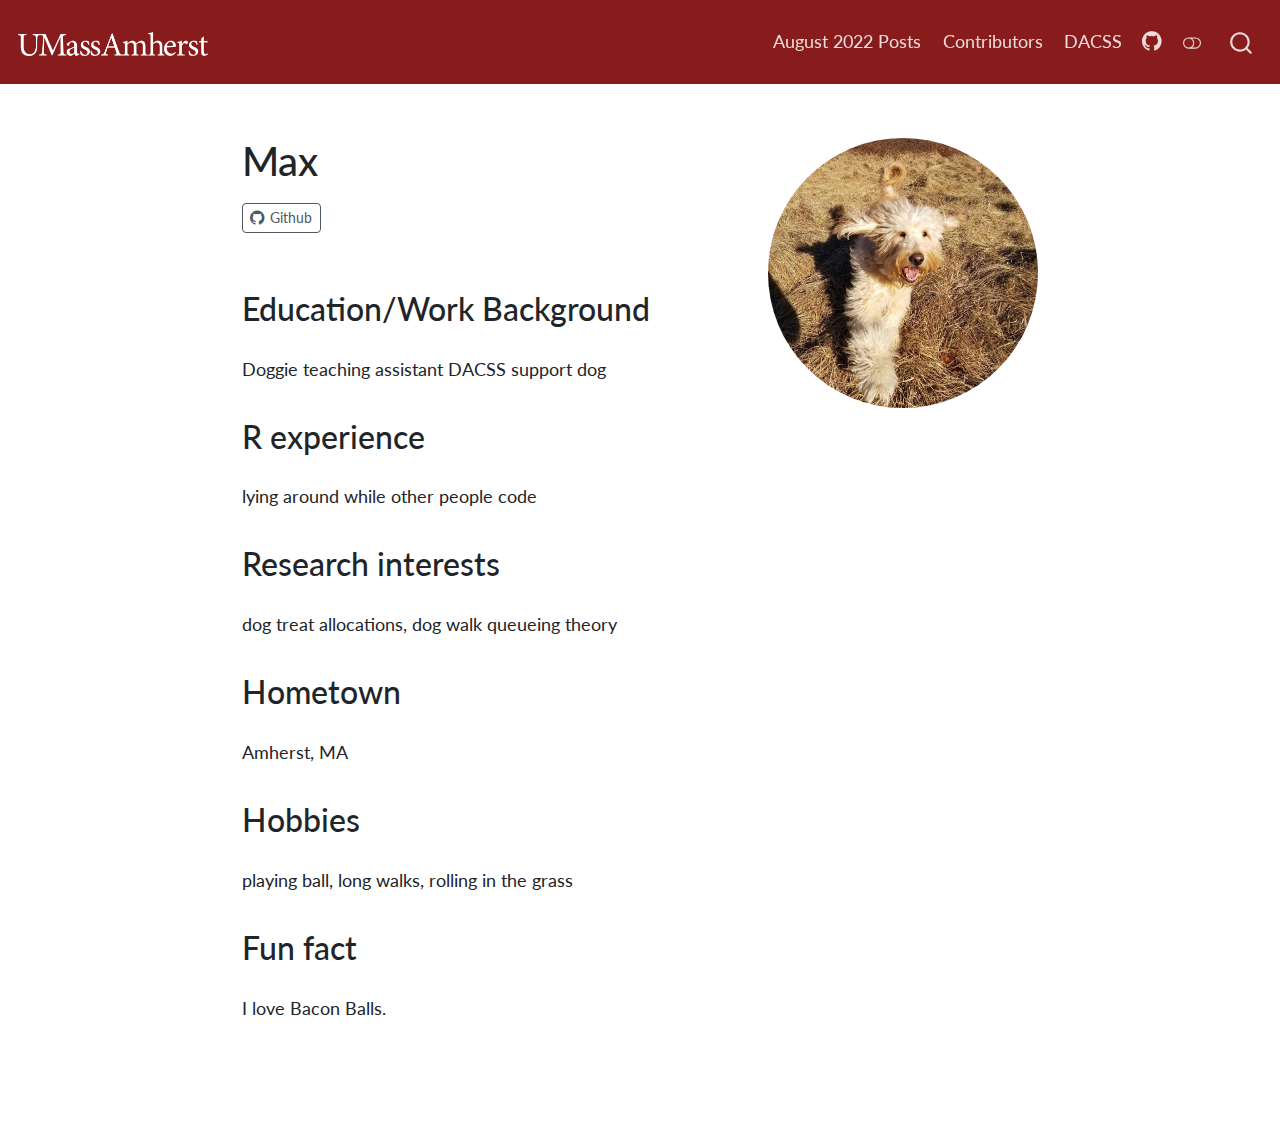
<file: about/Max.html>
<!DOCTYPE html>
<html xmlns="http://www.w3.org/1999/xhtml" lang="en" xml:lang="en"><head>

<meta charset="utf-8">
<meta name="generator" content="quarto-1.0.38">

<meta name="viewport" content="width=device-width, initial-scale=1.0, user-scalable=yes">


<title>- Max</title>
<style>
code{white-space: pre-wrap;}
span.smallcaps{font-variant: small-caps;}
span.underline{text-decoration: underline;}
div.column{display: inline-block; vertical-align: top; width: 50%;}
div.hanging-indent{margin-left: 1.5em; text-indent: -1.5em;}
ul.task-list{list-style: none;}
</style>


<script src="../site_libs/quarto-nav/quarto-nav.js"></script>
<script src="../site_libs/quarto-nav/headroom.min.js"></script>
<script src="../site_libs/clipboard/clipboard.min.js"></script>
<script src="../site_libs/quarto-search/autocomplete.umd.js"></script>
<script src="../site_libs/quarto-search/fuse.min.js"></script>
<script src="../site_libs/quarto-search/quarto-search.js"></script>
<meta name="quarto:offset" content="../">
<link href="../images/DACSS_Round_Network.png" rel="icon" type="image/png">
<script src="../site_libs/quarto-html/quarto.js"></script>
<script src="../site_libs/quarto-html/popper.min.js"></script>
<script src="../site_libs/quarto-html/tippy.umd.min.js"></script>
<link href="../site_libs/quarto-html/tippy.css" rel="stylesheet">
<link href="../site_libs/quarto-html/quarto-syntax-highlighting.css" rel="stylesheet" class="quarto-color-scheme" id="quarto-text-highlighting-styles">
<link href="../site_libs/quarto-html/quarto-syntax-highlighting-dark.css" rel="prefetch" class="quarto-color-scheme quarto-color-alternate" id="quarto-text-highlighting-styles">
<script src="../site_libs/bootstrap/bootstrap.min.js"></script>
<link href="../site_libs/bootstrap/bootstrap-icons.css" rel="stylesheet">
<link href="../site_libs/bootstrap/bootstrap.min.css" rel="stylesheet" class="quarto-color-scheme" id="quarto-bootstrap" data-mode="light">
<link href="../site_libs/bootstrap/bootstrap-dark.min.css" rel="prefetch" class="quarto-color-scheme quarto-color-alternate" id="quarto-bootstrap" data-mode="dark">
<script id="quarto-search-options" type="application/json">{
  "location": "navbar",
  "copy-button": false,
  "collapse-after": 3,
  "panel-placement": "end",
  "type": "overlay",
  "limit": 20,
  "language": {
    "search-no-results-text": "No results",
    "search-matching-documents-text": "matching documents",
    "search-copy-link-title": "Copy link to search",
    "search-hide-matches-text": "Hide additional matches",
    "search-more-match-text": "more match in this document",
    "search-more-matches-text": "more matches in this document",
    "search-clear-button-title": "Clear",
    "search-detached-cancel-button-title": "Cancel",
    "search-submit-button-title": "Submit"
  }
}</script>


<link rel="stylesheet" href="../styles.css">
<meta name="twitter:title" content="- Max">
<meta name="twitter:description" content="Doggie teaching assistant DACSS support dog">
<meta name="twitter:image" content="https://krishnachaitanyarao.github.io/dacss601_august2022/about/images/MaxRolfe.jpeg">
<meta name="twitter:creator" content="@UMassDACSS">
<meta name="twitter:card" content="summary_large_image">
</head>

<body class="nav-fixed fullcontent">

<div id="quarto-search-results"></div>
  <header id="quarto-header" class="headroom fixed-top">
    <nav class="navbar navbar-expand-lg navbar-dark ">
      <div class="navbar-container container-fluid">
      <a class="navbar-brand" href="../index.html">
    <img src="../images/UMass White Wordmark Horiz.png" alt="">
  </a>
          <button class="navbar-toggler" type="button" data-bs-toggle="collapse" data-bs-target="#navbarCollapse" aria-controls="navbarCollapse" aria-expanded="false" aria-label="Toggle navigation" onclick="if (window.quartoToggleHeadroom) { window.quartoToggleHeadroom(); }">
  <span class="navbar-toggler-icon"></span>
</button>
          <div class="collapse navbar-collapse" id="navbarCollapse">
            <ul class="navbar-nav navbar-nav-scroll ms-auto">
  <li class="nav-item">
    <a class="nav-link" href="https://dacss.github.io/dacss601_august2022/">August 2022 Posts</a>
  </li>  
  <li class="nav-item">
    <a class="nav-link" href="../about.html">Contributors</a>
  </li>  
  <li class="nav-item">
    <a class="nav-link" href="https://umass.edu/sbs/dacss">DACSS</a>
  </li>  
  <li class="nav-item compact">
    <a class="nav-link" href="https://github.com/DACSS/dacss601_august2022"><i class="bi bi-github" role="img" aria-label="GitHub">
</i> 
 </a>
  </li>  
</ul>
              <div class="quarto-toggle-container">
                  <a href="" class="quarto-color-scheme-toggle nav-link" onclick="window.quartoToggleColorScheme(); return false;" title="Toggle dark mode"><i class="bi"></i></a>
              </div>
              <div id="quarto-search" class="" title="Search"></div>
          </div> <!-- /navcollapse -->
      </div> <!-- /container-fluid -->
    </nav>
</header>
<!-- content -->
<div id="quarto-content" class="quarto-container page-columns page-rows-contents page-layout-article page-navbar">
<!-- sidebar -->
<!-- margin-sidebar -->
    
<!-- main -->
<div class="quarto-about-solana column-body">
  <div class="about-entity">
    <div class="entity-contents">
      <header id="title-block-header" class="quarto-title-block default">
<div class="quarto-title">
<h1 class="title">Max</h1>
</div>
<div class="quarto-title-meta">
  </div>
</header> <div class="about-links">
  <a href="https://github.com/DACSS" class="about-link">
    <i class="bi bi-github"></i>
     <span class="about-link-text">Github</span>
  </a>
</div>
      <div class="about-contents"><main class="content" id="quarto-document-content">
<section id="educationwork-background" class="level2">
<h2 data-anchor-id="educationwork-background">Education/Work Background</h2>
<p>Doggie teaching assistant DACSS support dog</p>
</section>
<section id="r-experience" class="level2">
<h2 data-anchor-id="r-experience">R experience</h2>
<p>lying around while other people code</p>
</section>
<section id="research-interests" class="level2">
<h2 data-anchor-id="research-interests">Research interests</h2>
<p>dog treat allocations, dog walk queueing theory</p>
</section>
<section id="hometown" class="level2">
<h2 data-anchor-id="hometown">Hometown</h2>
<p>Amherst, MA</p>
</section>
<section id="hobbies" class="level2">
<h2 data-anchor-id="hobbies">Hobbies</h2>
<p>playing ball, long walks, rolling in the grass</p>
</section>
<section id="fun-fact" class="level2">
<h2 data-anchor-id="fun-fact">Fun fact</h2>
<p>I love Bacon Balls.</p>


</section>
</main></div>
    </div>
    <img src="images/MaxRolfe.jpeg" class="about-image
  round " style="height: 15em; width: 15em;">
  </div>
</div>
 <!-- /main -->
<script id="quarto-html-after-body" type="application/javascript">
window.document.addEventListener("DOMContentLoaded", function (event) {
  const toggleBodyColorMode = (bsSheetEl) => {
    const mode = bsSheetEl.getAttribute("data-mode");
    const bodyEl = window.document.querySelector("body");
    if (mode === "dark") {
      bodyEl.classList.add("quarto-dark");
      bodyEl.classList.remove("quarto-light");
    } else {
      bodyEl.classList.add("quarto-light");
      bodyEl.classList.remove("quarto-dark");
    }
  }
  const toggleBodyColorPrimary = () => {
    const bsSheetEl = window.document.querySelector("link#quarto-bootstrap");
    if (bsSheetEl) {
      toggleBodyColorMode(bsSheetEl);
    }
  }
  toggleBodyColorPrimary();  
  const disableStylesheet = (stylesheets) => {
    for (let i=0; i < stylesheets.length; i++) {
      const stylesheet = stylesheets[i];
      stylesheet.rel = 'prefetch';
    }
  }
  const enableStylesheet = (stylesheets) => {
    for (let i=0; i < stylesheets.length; i++) {
      const stylesheet = stylesheets[i];
      stylesheet.rel = 'stylesheet';
    }
  }
  const manageTransitions = (selector, allowTransitions) => {
    const els = window.document.querySelectorAll(selector);
    for (let i=0; i < els.length; i++) {
      const el = els[i];
      if (allowTransitions) {
        el.classList.remove('notransition');
      } else {
        el.classList.add('notransition');
      }
    }
  }
  const toggleColorMode = (alternate) => {
    // Switch the stylesheets
    const alternateStylesheets = window.document.querySelectorAll('link.quarto-color-scheme.quarto-color-alternate');
    manageTransitions('#quarto-margin-sidebar .nav-link', false);
    if (alternate) {
      enableStylesheet(alternateStylesheets);
      for (const sheetNode of alternateStylesheets) {
        if (sheetNode.id === "quarto-bootstrap") {
          toggleBodyColorMode(sheetNode);
        }
      }
    } else {
      disableStylesheet(alternateStylesheets);
      toggleBodyColorPrimary();
    }
    manageTransitions('#quarto-margin-sidebar .nav-link', true);
    // Switch the toggles
    const toggles = window.document.querySelectorAll('.quarto-color-scheme-toggle');
    for (let i=0; i < toggles.length; i++) {
      const toggle = toggles[i];
      if (toggle) {
        if (alternate) {
          toggle.classList.add("alternate");     
        } else {
          toggle.classList.remove("alternate");
        }
      }
    }
  }
  const isFileUrl = () => { 
    return window.location.protocol === 'file:';
  }
  const hasAlternateSentinel = () => {  
    let styleSentinel = getColorSchemeSentinel();
    if (styleSentinel !== null) {
      return styleSentinel === "alternate";
    } else {
      return false;
    }
  }
  const setStyleSentinel = (alternate) => {
    const value = alternate ? "alternate" : "default";
    if (!isFileUrl()) {
      window.localStorage.setItem("quarto-color-scheme", value);
    } else {
      localAlternateSentinel = value;
    }
  }
  const getColorSchemeSentinel = () => {
    if (!isFileUrl()) {
      const storageValue = window.localStorage.getItem("quarto-color-scheme");
      return storageValue != null ? storageValue : localAlternateSentinel;
    } else {
      return localAlternateSentinel;
    }
  }
  let localAlternateSentinel = 'default';
  // Dark / light mode switch
  window.quartoToggleColorScheme = () => {
    // Read the current dark / light value 
    let toAlternate = !hasAlternateSentinel();
    toggleColorMode(toAlternate);
    setStyleSentinel(toAlternate);
  };
  // Ensure there is a toggle, if there isn't float one in the top right
  if (window.document.querySelector('.quarto-color-scheme-toggle') === null) {
    const a = window.document.createElement('a');
    a.classList.add('top-right');
    a.classList.add('quarto-color-scheme-toggle');
    a.href = "";
    a.onclick = function() { try { window.quartoToggleColorScheme(); } catch {} return false; };
    const i = window.document.createElement("i");
    i.classList.add('bi');
    a.appendChild(i);
    window.document.body.appendChild(a);
  }
  // Switch to dark mode if need be
  if (hasAlternateSentinel()) {
    toggleColorMode(true);
  } 
  const clipboard = new window.ClipboardJS('.code-copy-button', {
    target: function(trigger) {
      return trigger.previousElementSibling;
    }
  });
  clipboard.on('success', function(e) {
    // button target
    const button = e.trigger;
    // don't keep focus
    button.blur();
    // flash "checked"
    button.classList.add('code-copy-button-checked');
    var currentTitle = button.getAttribute("title");
    button.setAttribute("title", "Copied!");
    setTimeout(function() {
      button.setAttribute("title", currentTitle);
      button.classList.remove('code-copy-button-checked');
    }, 1000);
    // clear code selection
    e.clearSelection();
  });
  function tippyHover(el, contentFn) {
    const config = {
      allowHTML: true,
      content: contentFn,
      maxWidth: 500,
      delay: 100,
      arrow: false,
      appendTo: function(el) {
          return el.parentElement;
      },
      interactive: true,
      interactiveBorder: 10,
      theme: 'quarto',
      placement: 'bottom-start'
    };
    window.tippy(el, config); 
  }
  const noterefs = window.document.querySelectorAll('a[role="doc-noteref"]');
  for (var i=0; i<noterefs.length; i++) {
    const ref = noterefs[i];
    tippyHover(ref, function() {
      let href = ref.getAttribute('href');
      try { href = new URL(href).hash; } catch {}
      const id = href.replace(/^#\/?/, "");
      const note = window.document.getElementById(id);
      return note.innerHTML;
    });
  }
  var bibliorefs = window.document.querySelectorAll('a[role="doc-biblioref"]');
  for (var i=0; i<bibliorefs.length; i++) {
    const ref = bibliorefs[i];
    const cites = ref.parentNode.getAttribute('data-cites').split(' ');
    tippyHover(ref, function() {
      var popup = window.document.createElement('div');
      cites.forEach(function(cite) {
        var citeDiv = window.document.createElement('div');
        citeDiv.classList.add('hanging-indent');
        citeDiv.classList.add('csl-entry');
        var biblioDiv = window.document.getElementById('ref-' + cite);
        if (biblioDiv) {
          citeDiv.innerHTML = biblioDiv.innerHTML;
        }
        popup.appendChild(citeDiv);
      });
      return popup.innerHTML;
    });
  }
});
</script>
</div> <!-- /content -->



</body></html>
</file>
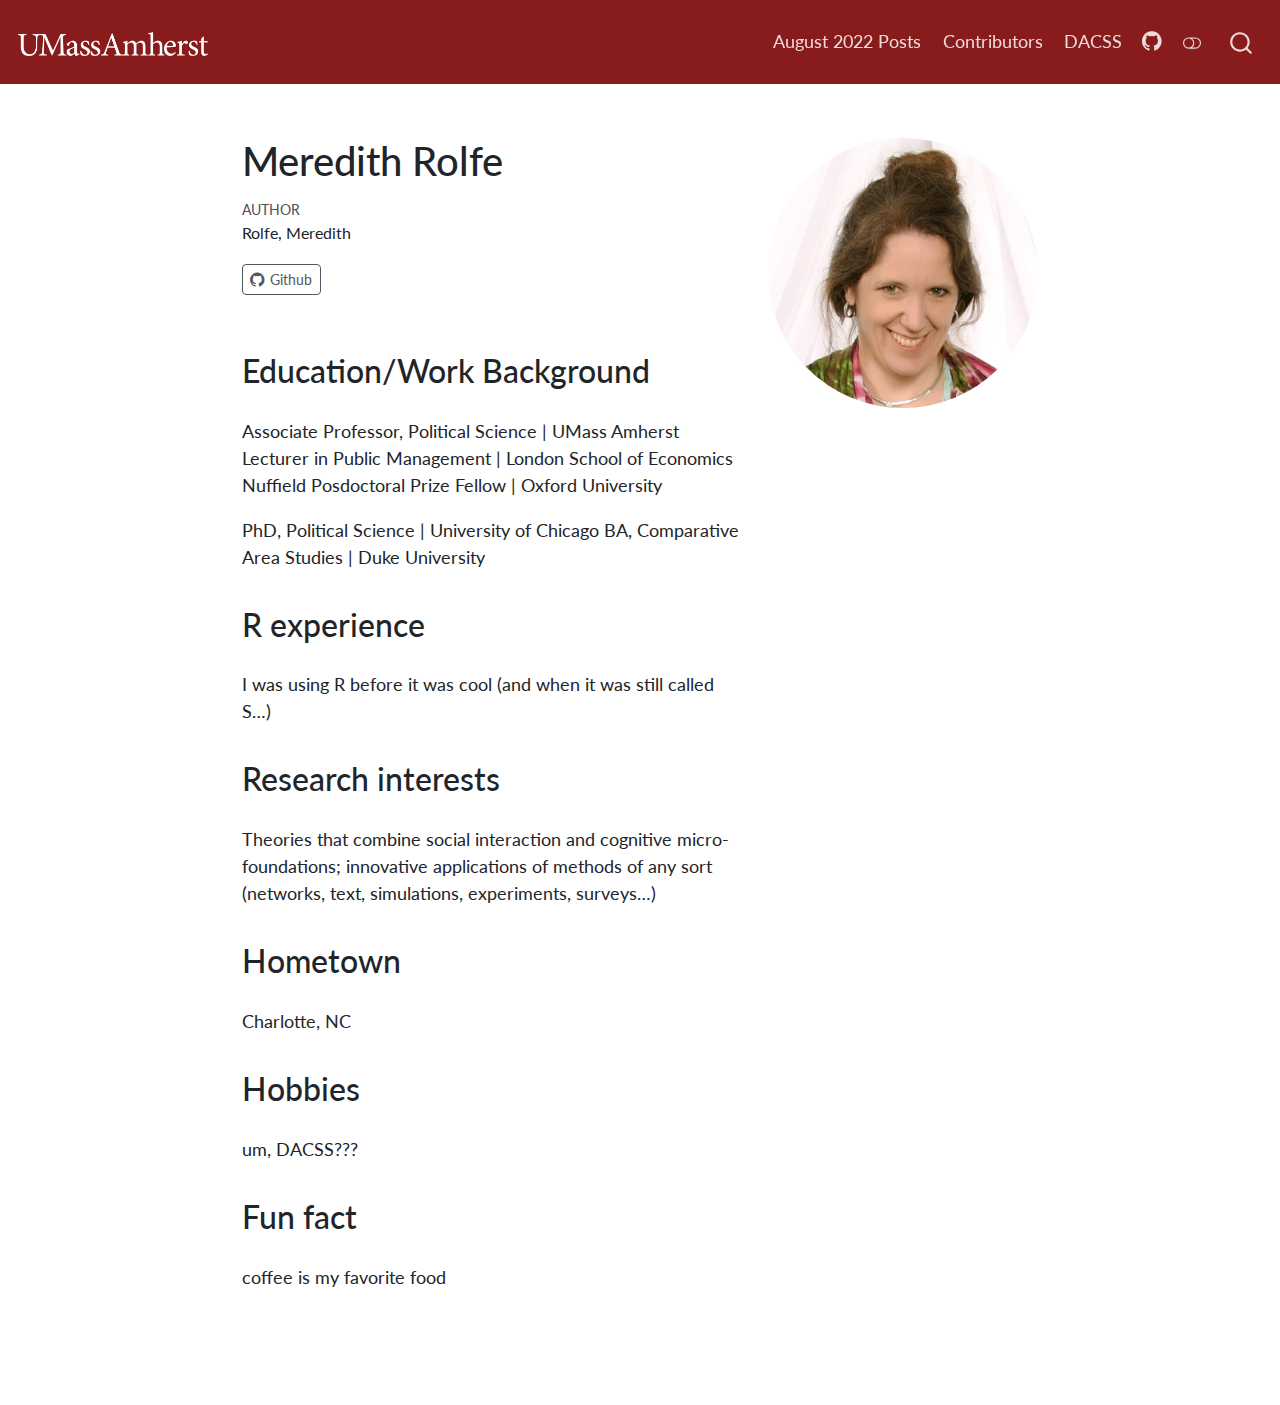
<file: about/ProfRolfe.html>
<!DOCTYPE html>
<html xmlns="http://www.w3.org/1999/xhtml" lang="en" xml:lang="en"><head>

<meta charset="utf-8">
<meta name="generator" content="quarto-1.0.38">

<meta name="viewport" content="width=device-width, initial-scale=1.0, user-scalable=yes">

<meta name="author" content="Rolfe, Meredith">

<title>- Meredith Rolfe</title>
<style>
code{white-space: pre-wrap;}
span.smallcaps{font-variant: small-caps;}
span.underline{text-decoration: underline;}
div.column{display: inline-block; vertical-align: top; width: 50%;}
div.hanging-indent{margin-left: 1.5em; text-indent: -1.5em;}
ul.task-list{list-style: none;}
</style>


<script src="../site_libs/quarto-nav/quarto-nav.js"></script>
<script src="../site_libs/quarto-nav/headroom.min.js"></script>
<script src="../site_libs/clipboard/clipboard.min.js"></script>
<script src="../site_libs/quarto-search/autocomplete.umd.js"></script>
<script src="../site_libs/quarto-search/fuse.min.js"></script>
<script src="../site_libs/quarto-search/quarto-search.js"></script>
<meta name="quarto:offset" content="../">
<link href="../images/DACSS_Round_Network.png" rel="icon" type="image/png">
<script src="../site_libs/quarto-html/quarto.js"></script>
<script src="../site_libs/quarto-html/popper.min.js"></script>
<script src="../site_libs/quarto-html/tippy.umd.min.js"></script>
<link href="../site_libs/quarto-html/tippy.css" rel="stylesheet">
<link href="../site_libs/quarto-html/quarto-syntax-highlighting.css" rel="stylesheet" class="quarto-color-scheme" id="quarto-text-highlighting-styles">
<link href="../site_libs/quarto-html/quarto-syntax-highlighting-dark.css" rel="prefetch" class="quarto-color-scheme quarto-color-alternate" id="quarto-text-highlighting-styles">
<script src="../site_libs/bootstrap/bootstrap.min.js"></script>
<link href="../site_libs/bootstrap/bootstrap-icons.css" rel="stylesheet">
<link href="../site_libs/bootstrap/bootstrap.min.css" rel="stylesheet" class="quarto-color-scheme" id="quarto-bootstrap" data-mode="light">
<link href="../site_libs/bootstrap/bootstrap-dark.min.css" rel="prefetch" class="quarto-color-scheme quarto-color-alternate" id="quarto-bootstrap" data-mode="dark">
<script id="quarto-search-options" type="application/json">{
  "location": "navbar",
  "copy-button": false,
  "collapse-after": 3,
  "panel-placement": "end",
  "type": "overlay",
  "limit": 20,
  "language": {
    "search-no-results-text": "No results",
    "search-matching-documents-text": "matching documents",
    "search-copy-link-title": "Copy link to search",
    "search-hide-matches-text": "Hide additional matches",
    "search-more-match-text": "more match in this document",
    "search-more-matches-text": "more matches in this document",
    "search-clear-button-title": "Clear",
    "search-detached-cancel-button-title": "Cancel",
    "search-submit-button-title": "Submit"
  }
}</script>


<link rel="stylesheet" href="../styles.css">
<meta name="twitter:title" content="- Meredith Rolfe">
<meta name="twitter:description" content="Associate Professor, Political Science | UMass Amherst Lecturer in Public Management | London School of Economics Nuffield Posdoctoral Prize Fellow | Oxford University">
<meta name="twitter:image" content="https://krishnachaitanyarao.github.io/dacss601_august2022/about/images/MeredithRolfe.jpeg">
<meta name="twitter:creator" content="@UMassDACSS">
<meta name="twitter:card" content="summary_large_image">
</head>

<body class="nav-fixed fullcontent">

<div id="quarto-search-results"></div>
  <header id="quarto-header" class="headroom fixed-top">
    <nav class="navbar navbar-expand-lg navbar-dark ">
      <div class="navbar-container container-fluid">
      <a class="navbar-brand" href="../index.html">
    <img src="../images/UMass White Wordmark Horiz.png" alt="">
  </a>
          <button class="navbar-toggler" type="button" data-bs-toggle="collapse" data-bs-target="#navbarCollapse" aria-controls="navbarCollapse" aria-expanded="false" aria-label="Toggle navigation" onclick="if (window.quartoToggleHeadroom) { window.quartoToggleHeadroom(); }">
  <span class="navbar-toggler-icon"></span>
</button>
          <div class="collapse navbar-collapse" id="navbarCollapse">
            <ul class="navbar-nav navbar-nav-scroll ms-auto">
  <li class="nav-item">
    <a class="nav-link" href="https://dacss.github.io/dacss601_august2022/">August 2022 Posts</a>
  </li>  
  <li class="nav-item">
    <a class="nav-link" href="../about.html">Contributors</a>
  </li>  
  <li class="nav-item">
    <a class="nav-link" href="https://umass.edu/sbs/dacss">DACSS</a>
  </li>  
  <li class="nav-item compact">
    <a class="nav-link" href="https://github.com/DACSS/dacss601_august2022"><i class="bi bi-github" role="img" aria-label="GitHub">
</i> 
 </a>
  </li>  
</ul>
              <div class="quarto-toggle-container">
                  <a href="" class="quarto-color-scheme-toggle nav-link" onclick="window.quartoToggleColorScheme(); return false;" title="Toggle dark mode"><i class="bi"></i></a>
              </div>
              <div id="quarto-search" class="" title="Search"></div>
          </div> <!-- /navcollapse -->
      </div> <!-- /container-fluid -->
    </nav>
</header>
<!-- content -->
<div id="quarto-content" class="quarto-container page-columns page-rows-contents page-layout-article page-navbar">
<!-- sidebar -->
<!-- margin-sidebar -->
    
<!-- main -->
<div class="quarto-about-solana column-body">
  <div class="about-entity">
    <div class="entity-contents">
      <header id="title-block-header" class="quarto-title-block default">
<div class="quarto-title">
<h1 class="title">Meredith Rolfe</h1>
</div>
<div class="quarto-title-meta">
    <div>
    <div class="quarto-title-meta-heading">Author</div>
    <div class="quarto-title-meta-contents">
             <p>Rolfe, Meredith </p>
          </div>
  </div>
  </div>
</header> <div class="about-links">
  <a href="https://github.com/mrolfe" class="about-link">
    <i class="bi bi-github"></i>
     <span class="about-link-text">Github</span>
  </a>
</div>
      <div class="about-contents"><main class="content" id="quarto-document-content">
<section id="educationwork-background" class="level2">
<h2 data-anchor-id="educationwork-background">Education/Work Background</h2>
<p>Associate Professor, Political Science | UMass Amherst Lecturer in Public Management | London School of Economics Nuffield Posdoctoral Prize Fellow | Oxford University</p>
<p>PhD, Political Science | University of Chicago BA, Comparative Area Studies | Duke University</p>
</section>
<section id="r-experience" class="level2">
<h2 data-anchor-id="r-experience">R experience</h2>
<p>I was using R before it was cool (and when it was still called S…)</p>
</section>
<section id="research-interests" class="level2">
<h2 data-anchor-id="research-interests">Research interests</h2>
<p>Theories that combine social interaction and cognitive micro-foundations; innovative applications of methods of any sort (networks, text, simulations, experiments, surveys…)</p>
</section>
<section id="hometown" class="level2">
<h2 data-anchor-id="hometown">Hometown</h2>
<p>Charlotte, NC</p>
</section>
<section id="hobbies" class="level2">
<h2 data-anchor-id="hobbies">Hobbies</h2>
<p>um, DACSS???</p>
</section>
<section id="fun-fact" class="level2">
<h2 data-anchor-id="fun-fact">Fun fact</h2>
<p>coffee is my favorite food</p>


</section>
</main></div>
    </div>
    <img src="images/MeredithRolfe.jpeg" class="about-image
  round " style="height: 15em; width: 15em;">
  </div>
</div>
 <!-- /main -->
<script id="quarto-html-after-body" type="application/javascript">
window.document.addEventListener("DOMContentLoaded", function (event) {
  const toggleBodyColorMode = (bsSheetEl) => {
    const mode = bsSheetEl.getAttribute("data-mode");
    const bodyEl = window.document.querySelector("body");
    if (mode === "dark") {
      bodyEl.classList.add("quarto-dark");
      bodyEl.classList.remove("quarto-light");
    } else {
      bodyEl.classList.add("quarto-light");
      bodyEl.classList.remove("quarto-dark");
    }
  }
  const toggleBodyColorPrimary = () => {
    const bsSheetEl = window.document.querySelector("link#quarto-bootstrap");
    if (bsSheetEl) {
      toggleBodyColorMode(bsSheetEl);
    }
  }
  toggleBodyColorPrimary();  
  const disableStylesheet = (stylesheets) => {
    for (let i=0; i < stylesheets.length; i++) {
      const stylesheet = stylesheets[i];
      stylesheet.rel = 'prefetch';
    }
  }
  const enableStylesheet = (stylesheets) => {
    for (let i=0; i < stylesheets.length; i++) {
      const stylesheet = stylesheets[i];
      stylesheet.rel = 'stylesheet';
    }
  }
  const manageTransitions = (selector, allowTransitions) => {
    const els = window.document.querySelectorAll(selector);
    for (let i=0; i < els.length; i++) {
      const el = els[i];
      if (allowTransitions) {
        el.classList.remove('notransition');
      } else {
        el.classList.add('notransition');
      }
    }
  }
  const toggleColorMode = (alternate) => {
    // Switch the stylesheets
    const alternateStylesheets = window.document.querySelectorAll('link.quarto-color-scheme.quarto-color-alternate');
    manageTransitions('#quarto-margin-sidebar .nav-link', false);
    if (alternate) {
      enableStylesheet(alternateStylesheets);
      for (const sheetNode of alternateStylesheets) {
        if (sheetNode.id === "quarto-bootstrap") {
          toggleBodyColorMode(sheetNode);
        }
      }
    } else {
      disableStylesheet(alternateStylesheets);
      toggleBodyColorPrimary();
    }
    manageTransitions('#quarto-margin-sidebar .nav-link', true);
    // Switch the toggles
    const toggles = window.document.querySelectorAll('.quarto-color-scheme-toggle');
    for (let i=0; i < toggles.length; i++) {
      const toggle = toggles[i];
      if (toggle) {
        if (alternate) {
          toggle.classList.add("alternate");     
        } else {
          toggle.classList.remove("alternate");
        }
      }
    }
  }
  const isFileUrl = () => { 
    return window.location.protocol === 'file:';
  }
  const hasAlternateSentinel = () => {  
    let styleSentinel = getColorSchemeSentinel();
    if (styleSentinel !== null) {
      return styleSentinel === "alternate";
    } else {
      return false;
    }
  }
  const setStyleSentinel = (alternate) => {
    const value = alternate ? "alternate" : "default";
    if (!isFileUrl()) {
      window.localStorage.setItem("quarto-color-scheme", value);
    } else {
      localAlternateSentinel = value;
    }
  }
  const getColorSchemeSentinel = () => {
    if (!isFileUrl()) {
      const storageValue = window.localStorage.getItem("quarto-color-scheme");
      return storageValue != null ? storageValue : localAlternateSentinel;
    } else {
      return localAlternateSentinel;
    }
  }
  let localAlternateSentinel = 'default';
  // Dark / light mode switch
  window.quartoToggleColorScheme = () => {
    // Read the current dark / light value 
    let toAlternate = !hasAlternateSentinel();
    toggleColorMode(toAlternate);
    setStyleSentinel(toAlternate);
  };
  // Ensure there is a toggle, if there isn't float one in the top right
  if (window.document.querySelector('.quarto-color-scheme-toggle') === null) {
    const a = window.document.createElement('a');
    a.classList.add('top-right');
    a.classList.add('quarto-color-scheme-toggle');
    a.href = "";
    a.onclick = function() { try { window.quartoToggleColorScheme(); } catch {} return false; };
    const i = window.document.createElement("i");
    i.classList.add('bi');
    a.appendChild(i);
    window.document.body.appendChild(a);
  }
  // Switch to dark mode if need be
  if (hasAlternateSentinel()) {
    toggleColorMode(true);
  } 
  const clipboard = new window.ClipboardJS('.code-copy-button', {
    target: function(trigger) {
      return trigger.previousElementSibling;
    }
  });
  clipboard.on('success', function(e) {
    // button target
    const button = e.trigger;
    // don't keep focus
    button.blur();
    // flash "checked"
    button.classList.add('code-copy-button-checked');
    var currentTitle = button.getAttribute("title");
    button.setAttribute("title", "Copied!");
    setTimeout(function() {
      button.setAttribute("title", currentTitle);
      button.classList.remove('code-copy-button-checked');
    }, 1000);
    // clear code selection
    e.clearSelection();
  });
  function tippyHover(el, contentFn) {
    const config = {
      allowHTML: true,
      content: contentFn,
      maxWidth: 500,
      delay: 100,
      arrow: false,
      appendTo: function(el) {
          return el.parentElement;
      },
      interactive: true,
      interactiveBorder: 10,
      theme: 'quarto',
      placement: 'bottom-start'
    };
    window.tippy(el, config); 
  }
  const noterefs = window.document.querySelectorAll('a[role="doc-noteref"]');
  for (var i=0; i<noterefs.length; i++) {
    const ref = noterefs[i];
    tippyHover(ref, function() {
      let href = ref.getAttribute('href');
      try { href = new URL(href).hash; } catch {}
      const id = href.replace(/^#\/?/, "");
      const note = window.document.getElementById(id);
      return note.innerHTML;
    });
  }
  var bibliorefs = window.document.querySelectorAll('a[role="doc-biblioref"]');
  for (var i=0; i<bibliorefs.length; i++) {
    const ref = bibliorefs[i];
    const cites = ref.parentNode.getAttribute('data-cites').split(' ');
    tippyHover(ref, function() {
      var popup = window.document.createElement('div');
      cites.forEach(function(cite) {
        var citeDiv = window.document.createElement('div');
        citeDiv.classList.add('hanging-indent');
        citeDiv.classList.add('csl-entry');
        var biblioDiv = window.document.getElementById('ref-' + cite);
        if (biblioDiv) {
          citeDiv.innerHTML = biblioDiv.innerHTML;
        }
        popup.appendChild(citeDiv);
      });
      return popup.innerHTML;
    });
  }
});
</script>
</div> <!-- /content -->



</body></html>
</file>
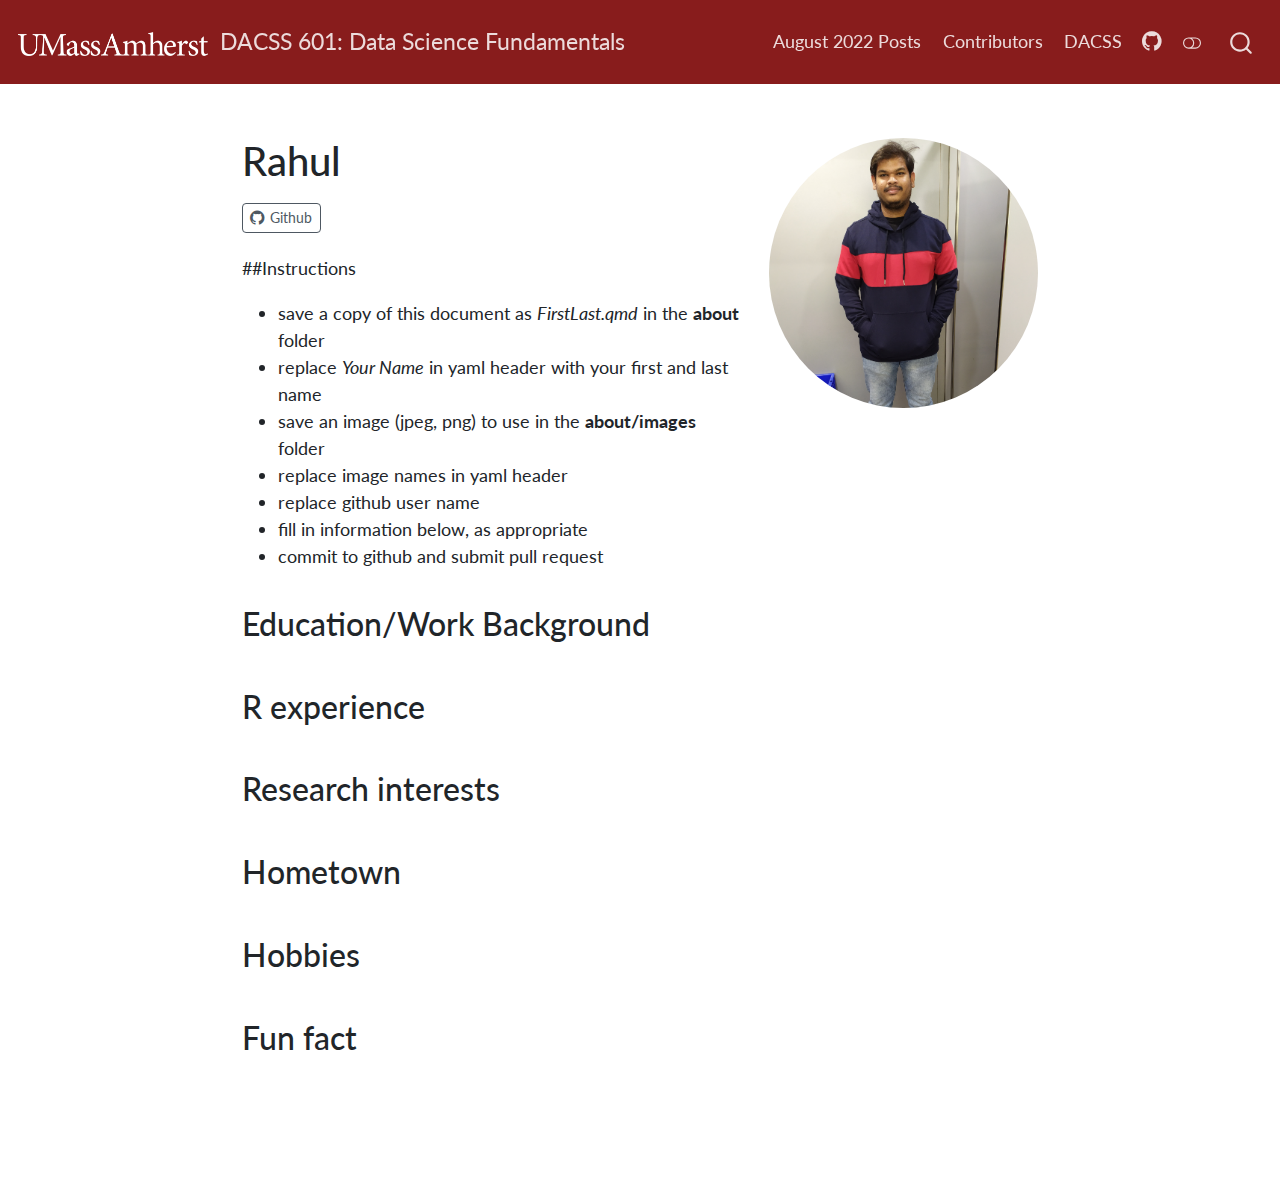
<file: about/rahul.html>
<!DOCTYPE html>
<html xmlns="http://www.w3.org/1999/xhtml" lang="en" xml:lang="en"><head>

<meta charset="utf-8">
<meta name="generator" content="quarto-1.0.37">

<meta name="viewport" content="width=device-width, initial-scale=1.0, user-scalable=yes">


<title>DACSS 601: Data Science Fundamentals - Rahul</title>
<style>
code{white-space: pre-wrap;}
span.smallcaps{font-variant: small-caps;}
span.underline{text-decoration: underline;}
div.column{display: inline-block; vertical-align: top; width: 50%;}
div.hanging-indent{margin-left: 1.5em; text-indent: -1.5em;}
ul.task-list{list-style: none;}
</style>


<script src="../site_libs/quarto-nav/quarto-nav.js"></script>
<script src="../site_libs/quarto-nav/headroom.min.js"></script>
<script src="../site_libs/clipboard/clipboard.min.js"></script>
<script src="../site_libs/quarto-search/autocomplete.umd.js"></script>
<script src="../site_libs/quarto-search/fuse.min.js"></script>
<script src="../site_libs/quarto-search/quarto-search.js"></script>
<meta name="quarto:offset" content="../">
<link href="../images/DACSS_Round_Network.png" rel="icon" type="image/png">
<script src="../site_libs/quarto-html/quarto.js"></script>
<script src="../site_libs/quarto-html/popper.min.js"></script>
<script src="../site_libs/quarto-html/tippy.umd.min.js"></script>
<link href="../site_libs/quarto-html/tippy.css" rel="stylesheet">
<link href="../site_libs/quarto-html/quarto-syntax-highlighting.css" rel="stylesheet" class="quarto-color-scheme" id="quarto-text-highlighting-styles">
<link href="../site_libs/quarto-html/quarto-syntax-highlighting-dark.css" rel="prefetch" class="quarto-color-scheme quarto-color-alternate" id="quarto-text-highlighting-styles">
<script src="../site_libs/bootstrap/bootstrap.min.js"></script>
<link href="../site_libs/bootstrap/bootstrap-icons.css" rel="stylesheet">
<link href="../site_libs/bootstrap/bootstrap.min.css" rel="stylesheet" class="quarto-color-scheme" id="quarto-bootstrap" data-mode="light">
<link href="../site_libs/bootstrap/bootstrap-dark.min.css" rel="prefetch" class="quarto-color-scheme quarto-color-alternate" id="quarto-bootstrap" data-mode="dark">
<script id="quarto-search-options" type="application/json">{
  "location": "navbar",
  "copy-button": false,
  "collapse-after": 3,
  "panel-placement": "end",
  "type": "overlay",
  "limit": 20,
  "language": {
    "search-no-results-text": "No results",
    "search-matching-documents-text": "matching documents",
    "search-copy-link-title": "Copy link to search",
    "search-hide-matches-text": "Hide additional matches",
    "search-more-match-text": "more match in this document",
    "search-more-matches-text": "more matches in this document",
    "search-clear-button-title": "Clear",
    "search-detached-cancel-button-title": "Cancel",
    "search-submit-button-title": "Submit"
  }
}</script>


<link rel="stylesheet" href="../styles.css">
<meta name="twitter:title" content="DACSS 601: Data Science Fundamentals - Rahul">
<meta name="twitter:description" content="##Instructions">
<meta name="twitter:image" content="https://github.com/DACSS/dacss601_august2022/about\images\rahul.jpg">
<meta name="twitter:creator" content="@UMassDACSS">
<meta name="twitter:card" content="summary_large_image">
</head>

<body class="nav-fixed fullcontent">

<div id="quarto-search-results"></div>
  <header id="quarto-header" class="headroom fixed-top">
    <nav class="navbar navbar-expand-lg navbar-dark ">
      <div class="navbar-container container-fluid">
      <a class="navbar-brand" href="../index.html">
    <img src="../images/UMass White Wordmark Horiz.png" alt="">
    <span class="navbar-title">DACSS 601: Data Science Fundamentals</span>
  </a>
          <button class="navbar-toggler" type="button" data-bs-toggle="collapse" data-bs-target="#navbarCollapse" aria-controls="navbarCollapse" aria-expanded="false" aria-label="Toggle navigation" onclick="if (window.quartoToggleHeadroom) { window.quartoToggleHeadroom(); }">
  <span class="navbar-toggler-icon"></span>
</button>
          <div class="collapse navbar-collapse" id="navbarCollapse">
            <ul class="navbar-nav navbar-nav-scroll ms-auto">
  <li class="nav-item">
    <a class="nav-link" href="https://dacss.github.io/dacss601_august2022/">August 2022 Posts</a>
  </li>  
  <li class="nav-item">
    <a class="nav-link" href="../about.html">Contributors</a>
  </li>  
  <li class="nav-item">
    <a class="nav-link" href="https://umass.edu/sbs/dacss">DACSS</a>
  </li>  
  <li class="nav-item compact">
    <a class="nav-link" href="https://github.com/DACSS/dacss601_august2022"><i class="bi bi-github" role="img" aria-label="GitHub">
</i> 
 </a>
  </li>  
</ul>
              <div class="quarto-toggle-container">
                  <a href="" class="quarto-color-scheme-toggle nav-link" onclick="window.quartoToggleColorScheme(); return false;" title="Toggle dark mode"><i class="bi"></i></a>
              </div>
              <div id="quarto-search" class="" title="Search"></div>
          </div> <!-- /navcollapse -->
      </div> <!-- /container-fluid -->
    </nav>
</header>
<!-- content -->
<div id="quarto-content" class="quarto-container page-columns page-rows-contents page-layout-article page-navbar">
<!-- sidebar -->
<!-- margin-sidebar -->
    
<!-- main -->
<div class="quarto-about-solana column-body">
  <div class="about-entity">
    <div class="entity-contents">
      <header id="title-block-header" class="quarto-title-block default">
<div class="quarto-title">
<h1 class="title">Rahul</h1>
</div>
<div class="quarto-title-meta">
  </div>
</header> <div class="about-links">
  <a href="https://github.com/github_user" class="about-link">
    <i class="bi bi-github"></i>
     <span class="about-link-text">Github</span>
  </a>
</div>
      <div class="about-contents"><main class="content" id="quarto-document-content">
<p>##Instructions</p>
<ul>
<li>save a copy of this document as <em>FirstLast.qmd</em> in the <strong>about</strong> folder</li>
<li>replace <em>Your Name</em> in yaml header with your first and last name</li>
<li>save an image (jpeg, png) to use in the <strong>about/images</strong> folder</li>
<li>replace image names in yaml header</li>
<li>replace github user name</li>
<li>fill in information below, as appropriate</li>
<li>commit to github and submit pull request</li>
</ul>
<section id="educationwork-background" class="level2">
<h2 data-anchor-id="educationwork-background">Education/Work Background</h2>
</section>
<section id="r-experience" class="level2">
<h2 data-anchor-id="r-experience">R experience</h2>
</section>
<section id="research-interests" class="level2">
<h2 data-anchor-id="research-interests">Research interests</h2>
</section>
<section id="hometown" class="level2">
<h2 data-anchor-id="hometown">Hometown</h2>
</section>
<section id="hobbies" class="level2">
<h2 data-anchor-id="hobbies">Hobbies</h2>
</section>
<section id="fun-fact" class="level2">
<h2 data-anchor-id="fun-fact">Fun fact</h2>


</section>
</main></div>
    </div>
    <img src="images/rahul.jpg" class="about-image
  round " style="height: 15em; width: 15em;">
  </div>
</div>
 <!-- /main -->
<script id="quarto-html-after-body" type="application/javascript">
window.document.addEventListener("DOMContentLoaded", function (event) {
  const toggleBodyColorMode = (bsSheetEl) => {
    const mode = bsSheetEl.getAttribute("data-mode");
    const bodyEl = window.document.querySelector("body");
    if (mode === "dark") {
      bodyEl.classList.add("quarto-dark");
      bodyEl.classList.remove("quarto-light");
    } else {
      bodyEl.classList.add("quarto-light");
      bodyEl.classList.remove("quarto-dark");
    }
  }
  const toggleBodyColorPrimary = () => {
    const bsSheetEl = window.document.querySelector("link#quarto-bootstrap");
    if (bsSheetEl) {
      toggleBodyColorMode(bsSheetEl);
    }
  }
  toggleBodyColorPrimary();  
  const disableStylesheet = (stylesheets) => {
    for (let i=0; i < stylesheets.length; i++) {
      const stylesheet = stylesheets[i];
      stylesheet.rel = 'prefetch';
    }
  }
  const enableStylesheet = (stylesheets) => {
    for (let i=0; i < stylesheets.length; i++) {
      const stylesheet = stylesheets[i];
      stylesheet.rel = 'stylesheet';
    }
  }
  const manageTransitions = (selector, allowTransitions) => {
    const els = window.document.querySelectorAll(selector);
    for (let i=0; i < els.length; i++) {
      const el = els[i];
      if (allowTransitions) {
        el.classList.remove('notransition');
      } else {
        el.classList.add('notransition');
      }
    }
  }
  const toggleColorMode = (alternate) => {
    // Switch the stylesheets
    const alternateStylesheets = window.document.querySelectorAll('link.quarto-color-scheme.quarto-color-alternate');
    manageTransitions('#quarto-margin-sidebar .nav-link', false);
    if (alternate) {
      enableStylesheet(alternateStylesheets);
      for (const sheetNode of alternateStylesheets) {
        if (sheetNode.id === "quarto-bootstrap") {
          toggleBodyColorMode(sheetNode);
        }
      }
    } else {
      disableStylesheet(alternateStylesheets);
      toggleBodyColorPrimary();
    }
    manageTransitions('#quarto-margin-sidebar .nav-link', true);
    // Switch the toggles
    const toggles = window.document.querySelectorAll('.quarto-color-scheme-toggle');
    for (let i=0; i < toggles.length; i++) {
      const toggle = toggles[i];
      if (toggle) {
        if (alternate) {
          toggle.classList.add("alternate");     
        } else {
          toggle.classList.remove("alternate");
        }
      }
    }
  }
  const isFileUrl = () => { 
    return window.location.protocol === 'file:';
  }
  const hasAlternateSentinel = () => {  
    let styleSentinel = getColorSchemeSentinel();
    if (styleSentinel !== null) {
      return styleSentinel === "alternate";
    } else {
      return false;
    }
  }
  const setStyleSentinel = (alternate) => {
    const value = alternate ? "alternate" : "default";
    if (!isFileUrl()) {
      window.localStorage.setItem("quarto-color-scheme", value);
    } else {
      localAlternateSentinel = value;
    }
  }
  const getColorSchemeSentinel = () => {
    if (!isFileUrl()) {
      const storageValue = window.localStorage.getItem("quarto-color-scheme");
      return storageValue != null ? storageValue : localAlternateSentinel;
    } else {
      return localAlternateSentinel;
    }
  }
  let localAlternateSentinel = 'default';
  // Dark / light mode switch
  window.quartoToggleColorScheme = () => {
    // Read the current dark / light value 
    let toAlternate = !hasAlternateSentinel();
    toggleColorMode(toAlternate);
    setStyleSentinel(toAlternate);
  };
  // Ensure there is a toggle, if there isn't float one in the top right
  if (window.document.querySelector('.quarto-color-scheme-toggle') === null) {
    const a = window.document.createElement('a');
    a.classList.add('top-right');
    a.classList.add('quarto-color-scheme-toggle');
    a.href = "";
    a.onclick = function() { try { window.quartoToggleColorScheme(); } catch {} return false; };
    const i = window.document.createElement("i");
    i.classList.add('bi');
    a.appendChild(i);
    window.document.body.appendChild(a);
  }
  // Switch to dark mode if need be
  if (hasAlternateSentinel()) {
    toggleColorMode(true);
  } 
  const clipboard = new window.ClipboardJS('.code-copy-button', {
    target: function(trigger) {
      return trigger.previousElementSibling;
    }
  });
  clipboard.on('success', function(e) {
    // button target
    const button = e.trigger;
    // don't keep focus
    button.blur();
    // flash "checked"
    button.classList.add('code-copy-button-checked');
    var currentTitle = button.getAttribute("title");
    button.setAttribute("title", "Copied!");
    setTimeout(function() {
      button.setAttribute("title", currentTitle);
      button.classList.remove('code-copy-button-checked');
    }, 1000);
    // clear code selection
    e.clearSelection();
  });
  function tippyHover(el, contentFn) {
    const config = {
      allowHTML: true,
      content: contentFn,
      maxWidth: 500,
      delay: 100,
      arrow: false,
      appendTo: function(el) {
          return el.parentElement;
      },
      interactive: true,
      interactiveBorder: 10,
      theme: 'quarto',
      placement: 'bottom-start'
    };
    window.tippy(el, config); 
  }
  const noterefs = window.document.querySelectorAll('a[role="doc-noteref"]');
  for (var i=0; i<noterefs.length; i++) {
    const ref = noterefs[i];
    tippyHover(ref, function() {
      let href = ref.getAttribute('href');
      try { href = new URL(href).hash; } catch {}
      const id = href.replace(/^#\/?/, "");
      const note = window.document.getElementById(id);
      return note.innerHTML;
    });
  }
  var bibliorefs = window.document.querySelectorAll('a[role="doc-biblioref"]');
  for (var i=0; i<bibliorefs.length; i++) {
    const ref = bibliorefs[i];
    const cites = ref.parentNode.getAttribute('data-cites').split(' ');
    tippyHover(ref, function() {
      var popup = window.document.createElement('div');
      cites.forEach(function(cite) {
        var citeDiv = window.document.createElement('div');
        citeDiv.classList.add('hanging-indent');
        citeDiv.classList.add('csl-entry');
        var biblioDiv = window.document.getElementById('ref-' + cite);
        if (biblioDiv) {
          citeDiv.innerHTML = biblioDiv.innerHTML;
        }
        popup.appendChild(citeDiv);
      });
      return popup.innerHTML;
    });
  }
});
</script>
</div> <!-- /content -->



</body></html>
</file>
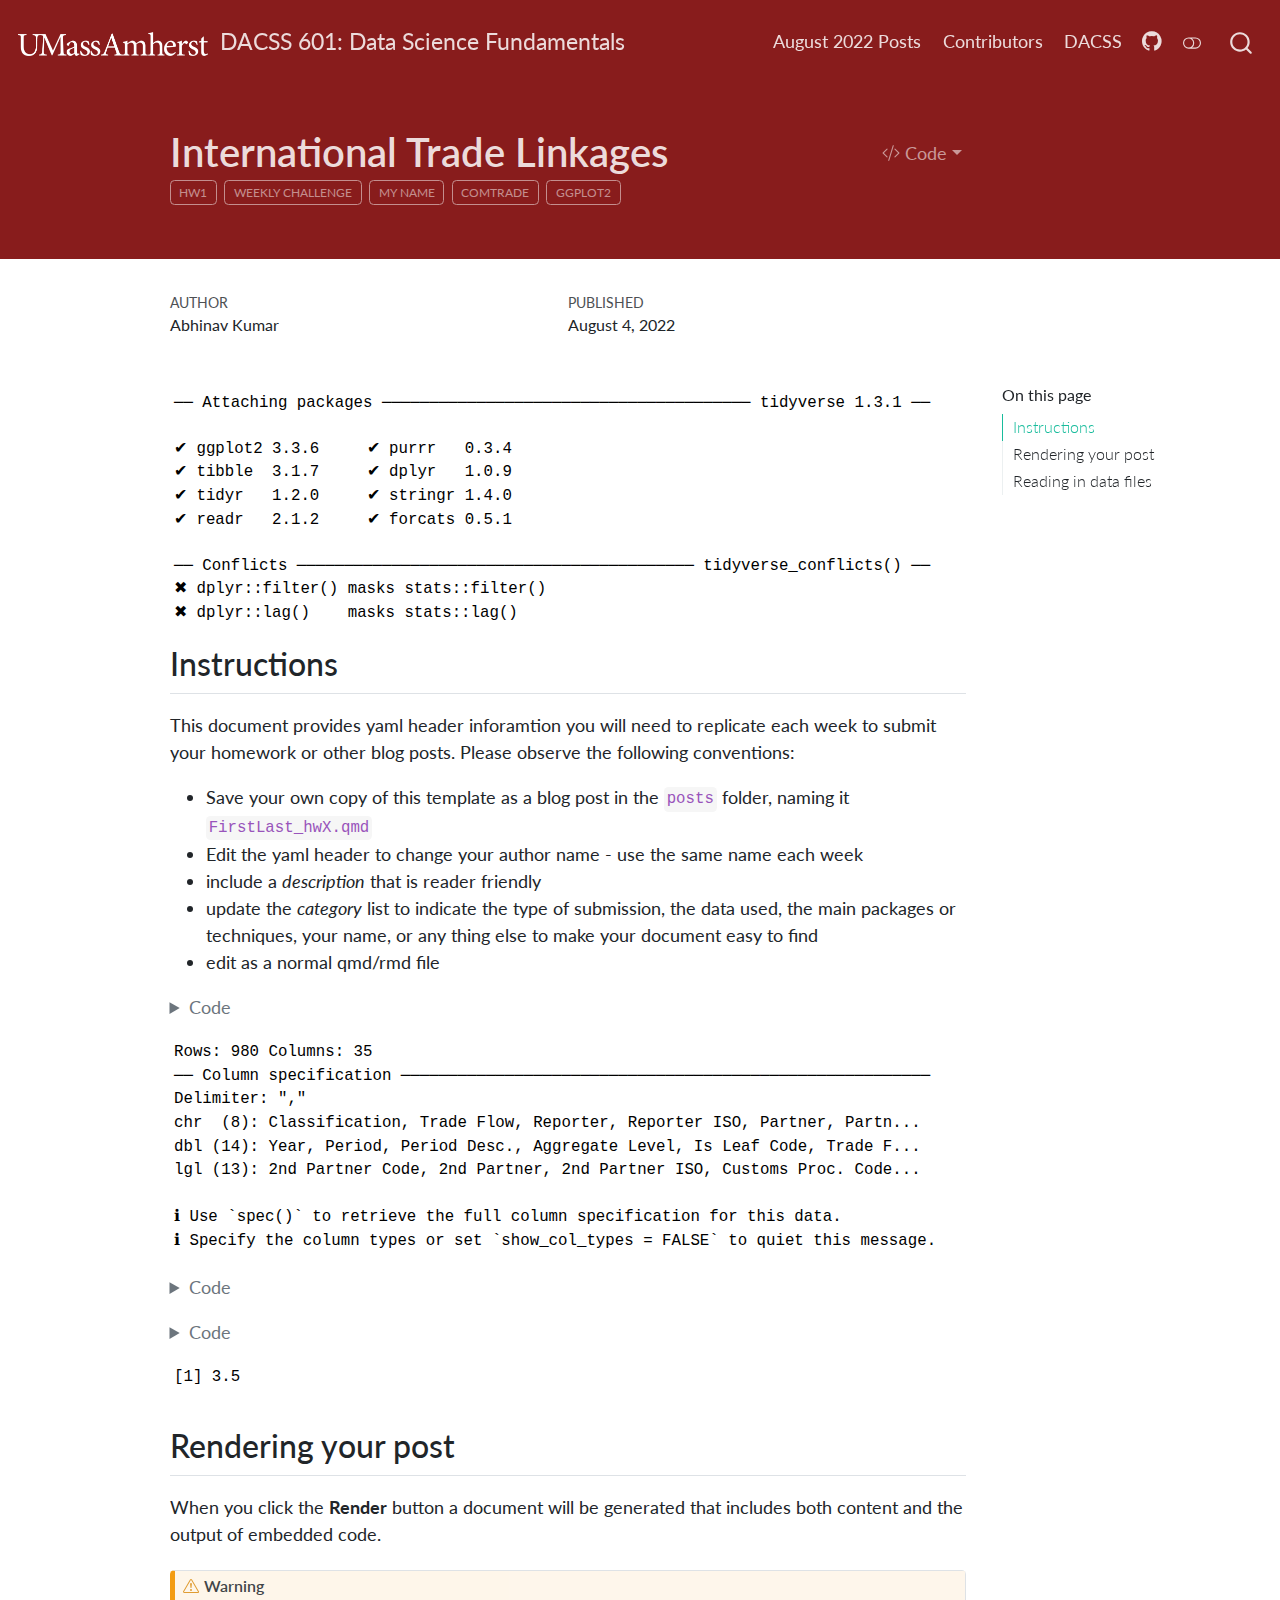
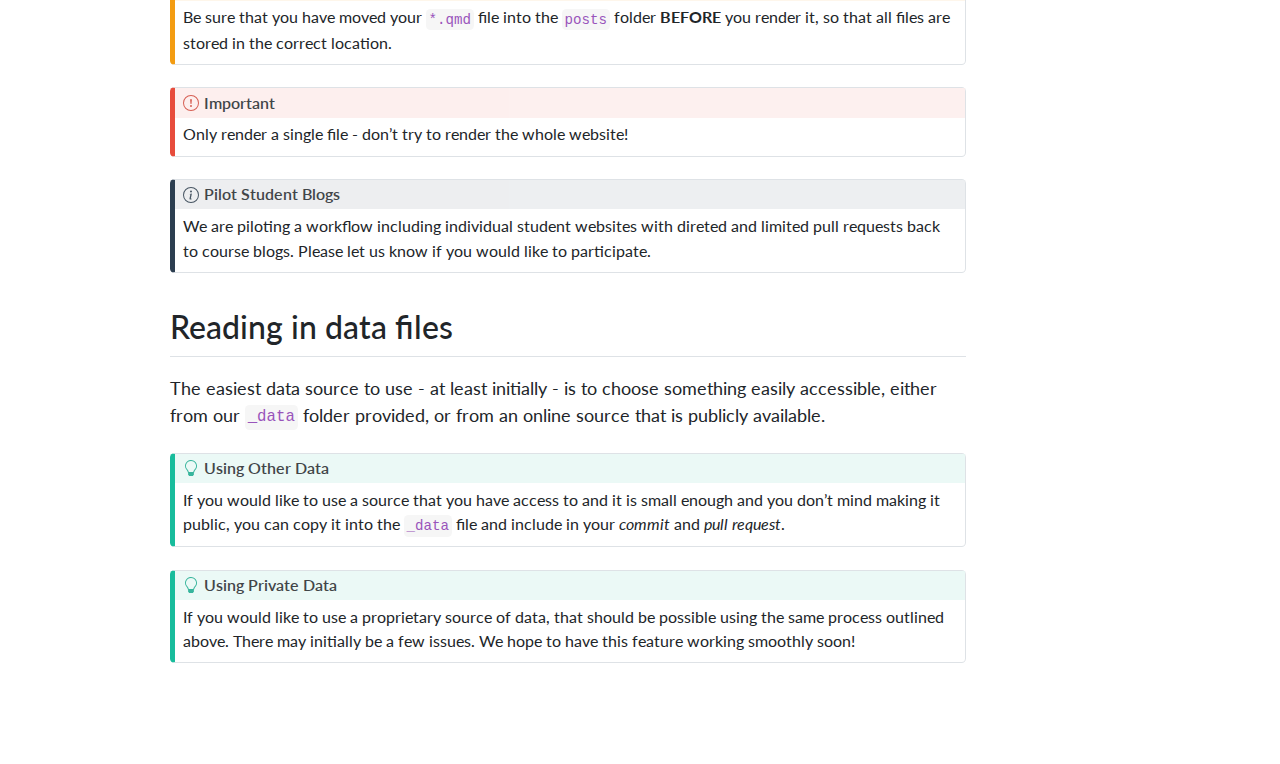
<file: posts/AbhinavKumar_hw1.html>
<!DOCTYPE html>
<html xmlns="http://www.w3.org/1999/xhtml" lang="en" xml:lang="en"><head>

<meta charset="utf-8">
<meta name="generator" content="quarto-1.0.37">

<meta name="viewport" content="width=device-width, initial-scale=1.0, user-scalable=yes">

<meta name="author" content="Abhinav Kumar">
<meta name="dcterms.date" content="2022-08-04">

<title>DACSS 601: Data Science Fundamentals - International Trade Linkages</title>
<style>
code{white-space: pre-wrap;}
span.smallcaps{font-variant: small-caps;}
span.underline{text-decoration: underline;}
div.column{display: inline-block; vertical-align: top; width: 50%;}
div.hanging-indent{margin-left: 1.5em; text-indent: -1.5em;}
ul.task-list{list-style: none;}
pre > code.sourceCode { white-space: pre; position: relative; }
pre > code.sourceCode > span { display: inline-block; line-height: 1.25; }
pre > code.sourceCode > span:empty { height: 1.2em; }
.sourceCode { overflow: visible; }
code.sourceCode > span { color: inherit; text-decoration: inherit; }
div.sourceCode { margin: 1em 0; }
pre.sourceCode { margin: 0; }
@media screen {
div.sourceCode { overflow: auto; }
}
@media print {
pre > code.sourceCode { white-space: pre-wrap; }
pre > code.sourceCode > span { text-indent: -5em; padding-left: 5em; }
}
pre.numberSource code
  { counter-reset: source-line 0; }
pre.numberSource code > span
  { position: relative; left: -4em; counter-increment: source-line; }
pre.numberSource code > span > a:first-child::before
  { content: counter(source-line);
    position: relative; left: -1em; text-align: right; vertical-align: baseline;
    border: none; display: inline-block;
    -webkit-touch-callout: none; -webkit-user-select: none;
    -khtml-user-select: none; -moz-user-select: none;
    -ms-user-select: none; user-select: none;
    padding: 0 4px; width: 4em;
    color: #aaaaaa;
  }
pre.numberSource { margin-left: 3em; border-left: 1px solid #aaaaaa;  padding-left: 4px; }
div.sourceCode
  {   }
@media screen {
pre > code.sourceCode > span > a:first-child::before { text-decoration: underline; }
}
code span.al { color: #ff0000; font-weight: bold; } /* Alert */
code span.an { color: #60a0b0; font-weight: bold; font-style: italic; } /* Annotation */
code span.at { color: #7d9029; } /* Attribute */
code span.bn { color: #40a070; } /* BaseN */
code span.bu { } /* BuiltIn */
code span.cf { color: #007020; font-weight: bold; } /* ControlFlow */
code span.ch { color: #4070a0; } /* Char */
code span.cn { color: #880000; } /* Constant */
code span.co { color: #60a0b0; font-style: italic; } /* Comment */
code span.cv { color: #60a0b0; font-weight: bold; font-style: italic; } /* CommentVar */
code span.do { color: #ba2121; font-style: italic; } /* Documentation */
code span.dt { color: #902000; } /* DataType */
code span.dv { color: #40a070; } /* DecVal */
code span.er { color: #ff0000; font-weight: bold; } /* Error */
code span.ex { } /* Extension */
code span.fl { color: #40a070; } /* Float */
code span.fu { color: #06287e; } /* Function */
code span.im { } /* Import */
code span.in { color: #60a0b0; font-weight: bold; font-style: italic; } /* Information */
code span.kw { color: #007020; font-weight: bold; } /* Keyword */
code span.op { color: #666666; } /* Operator */
code span.ot { color: #007020; } /* Other */
code span.pp { color: #bc7a00; } /* Preprocessor */
code span.sc { color: #4070a0; } /* SpecialChar */
code span.ss { color: #bb6688; } /* SpecialString */
code span.st { color: #4070a0; } /* String */
code span.va { color: #19177c; } /* Variable */
code span.vs { color: #4070a0; } /* VerbatimString */
code span.wa { color: #60a0b0; font-weight: bold; font-style: italic; } /* Warning */
</style>


<script src="../site_libs/quarto-nav/quarto-nav.js"></script>
<script src="../site_libs/quarto-nav/headroom.min.js"></script>
<script src="../site_libs/clipboard/clipboard.min.js"></script>
<script src="../site_libs/quarto-search/autocomplete.umd.js"></script>
<script src="../site_libs/quarto-search/fuse.min.js"></script>
<script src="../site_libs/quarto-search/quarto-search.js"></script>
<meta name="quarto:offset" content="../">
<link href="../images/DACSS_Round_Network.png" rel="icon" type="image/png">
<script src="../site_libs/quarto-html/quarto.js"></script>
<script src="../site_libs/quarto-html/popper.min.js"></script>
<script src="../site_libs/quarto-html/tippy.umd.min.js"></script>
<script src="../site_libs/quarto-html/anchor.min.js"></script>
<link href="../site_libs/quarto-html/tippy.css" rel="stylesheet">
<link href="../site_libs/quarto-html/quarto-syntax-highlighting.css" rel="stylesheet" class="quarto-color-scheme" id="quarto-text-highlighting-styles">
<link href="../site_libs/quarto-html/quarto-syntax-highlighting-dark.css" rel="prefetch" class="quarto-color-scheme quarto-color-alternate" id="quarto-text-highlighting-styles">
<script src="../site_libs/bootstrap/bootstrap.min.js"></script>
<link href="../site_libs/bootstrap/bootstrap-icons.css" rel="stylesheet">
<link href="../site_libs/bootstrap/bootstrap.min.css" rel="stylesheet" class="quarto-color-scheme" id="quarto-bootstrap" data-mode="light">
<link href="../site_libs/bootstrap/bootstrap-dark.min.css" rel="prefetch" class="quarto-color-scheme quarto-color-alternate" id="quarto-bootstrap" data-mode="dark">
<script id="quarto-search-options" type="application/json">{
  "location": "navbar",
  "copy-button": false,
  "collapse-after": 3,
  "panel-placement": "end",
  "type": "overlay",
  "limit": 20,
  "language": {
    "search-no-results-text": "No results",
    "search-matching-documents-text": "matching documents",
    "search-copy-link-title": "Copy link to search",
    "search-hide-matches-text": "Hide additional matches",
    "search-more-match-text": "more match in this document",
    "search-more-matches-text": "more matches in this document",
    "search-clear-button-title": "Clear",
    "search-detached-cancel-button-title": "Cancel",
    "search-submit-button-title": "Submit"
  }
}</script>


<link rel="stylesheet" href="../styles.css">
<meta name="twitter:title" content="DACSS 601: Data Science Fundamentals - International Trade Linkages">
<meta name="twitter:description" content="This document provides yaml header inforamtion you will need to replicate each week to submit your homework or other blog posts. Please observe the following conventions:">
<meta name="twitter:creator" content="@UMassDACSS">
<meta name="twitter:card" content="summary">
</head>

<body class="nav-fixed">

<div id="quarto-search-results"></div>
  <header id="quarto-header" class="headroom fixed-top">
    <nav class="navbar navbar-expand-lg navbar-dark ">
      <div class="navbar-container container-fluid">
      <a class="navbar-brand" href="../index.html">
    <img src="../images/UMass White Wordmark Horiz.png" alt="">
    <span class="navbar-title">DACSS 601: Data Science Fundamentals</span>
  </a>
          <button class="navbar-toggler" type="button" data-bs-toggle="collapse" data-bs-target="#navbarCollapse" aria-controls="navbarCollapse" aria-expanded="false" aria-label="Toggle navigation" onclick="if (window.quartoToggleHeadroom) { window.quartoToggleHeadroom(); }">
  <span class="navbar-toggler-icon"></span>
</button>
          <div class="collapse navbar-collapse" id="navbarCollapse">
            <ul class="navbar-nav navbar-nav-scroll ms-auto">
  <li class="nav-item">
    <a class="nav-link" href="https://dacss.github.io/dacss601_august2022/">August 2022 Posts</a>
  </li>  
  <li class="nav-item">
    <a class="nav-link" href="../about.html">Contributors</a>
  </li>  
  <li class="nav-item">
    <a class="nav-link" href="https://umass.edu/sbs/dacss">DACSS</a>
  </li>  
  <li class="nav-item compact">
    <a class="nav-link" href="https://github.com/DACSS/dacss601_august2022"><i class="bi bi-github" role="img" aria-label="GitHub">
</i> 
 </a>
  </li>  
</ul>
              <div class="quarto-toggle-container">
                  <a href="" class="quarto-color-scheme-toggle nav-link" onclick="window.quartoToggleColorScheme(); return false;" title="Toggle dark mode"><i class="bi"></i></a>
              </div>
              <div id="quarto-search" class="" title="Search"></div>
          </div> <!-- /navcollapse -->
      </div> <!-- /container-fluid -->
    </nav>
</header>
<!-- content -->
<header id="title-block-header" class="quarto-title-block default page-columns page-full">
  <div class="quarto-title-banner page-columns page-full">
    <div class="quarto-title column-body">
      <div class="quarto-title-block"><div><h1 class="title">International Trade Linkages</h1><button type="button" class="btn code-tools-button dropdown-toggle" id="quarto-code-tools-menu" data-bs-toggle="dropdown" aria-expanded="false"><i class="bi"></i> Code</button><ul class="dropdown-menu dropdown-menu-end" aria-labelelledby="quarto-code-tools-menu"><li><a id="quarto-show-all-code" class="dropdown-item" href="javascript:void(0)" role="button">Show All Code</a></li><li><a id="quarto-hide-all-code" class="dropdown-item" href="javascript:void(0)" role="button">Hide All Code</a></li><li><hr class="dropdown-divider"></li><li><a id="quarto-view-source" class="dropdown-item" href="javascript:void(0)" role="button">View Source</a></li></ul></div></div>
                                <div class="quarto-categories">
                <div class="quarto-category">hw1</div>
                <div class="quarto-category">weekly challenge</div>
                <div class="quarto-category">my name</div>
                <div class="quarto-category">Comtrade</div>
                <div class="quarto-category">ggplot2</div>
              </div>
                  </div>
  </div>
    
  
  <div class="quarto-title-meta">

      <div>
      <div class="quarto-title-meta-heading">Author</div>
      <div class="quarto-title-meta-contents">
               <p>Abhinav Kumar </p>
            </div>
    </div>
      
      <div>
      <div class="quarto-title-meta-heading">Published</div>
      <div class="quarto-title-meta-contents">
        <p class="date">August 4, 2022</p>
      </div>
    </div>
      
    </div>
    
  
  </header><div id="quarto-content" class="quarto-container page-columns page-rows-contents page-layout-article page-navbar">
<!-- sidebar -->
<!-- margin-sidebar -->
    <div id="quarto-margin-sidebar" class="sidebar margin-sidebar">
        <nav id="TOC" role="doc-toc">
    <h2 id="toc-title">On this page</h2>
   
  <ul>
  <li><a href="#instructions" id="toc-instructions" class="nav-link active" data-scroll-target="#instructions">Instructions</a></li>
  <li><a href="#rendering-your-post" id="toc-rendering-your-post" class="nav-link" data-scroll-target="#rendering-your-post">Rendering your post</a></li>
  <li><a href="#reading-in-data-files" id="toc-reading-in-data-files" class="nav-link" data-scroll-target="#reading-in-data-files">Reading in data files</a></li>
  </ul>
</nav>
    </div>
<!-- main -->
<main class="content quarto-banner-title-block" id="quarto-document-content">




<div class="cell">
<div class="cell-output cell-output-stderr">
<pre><code>── Attaching packages ─────────────────────────────────────── tidyverse 1.3.1 ──</code></pre>
</div>
<div class="cell-output cell-output-stderr">
<pre><code>✔ ggplot2 3.3.6     ✔ purrr   0.3.4
✔ tibble  3.1.7     ✔ dplyr   1.0.9
✔ tidyr   1.2.0     ✔ stringr 1.4.0
✔ readr   2.1.2     ✔ forcats 0.5.1</code></pre>
</div>
<div class="cell-output cell-output-stderr">
<pre><code>── Conflicts ────────────────────────────────────────── tidyverse_conflicts() ──
✖ dplyr::filter() masks stats::filter()
✖ dplyr::lag()    masks stats::lag()</code></pre>
</div>
</div>
<section id="instructions" class="level2">
<h2 class="anchored" data-anchor-id="instructions">Instructions</h2>
<p>This document provides yaml header inforamtion you will need to replicate each week to submit your homework or other blog posts. Please observe the following conventions:</p>
<ul>
<li>Save your own copy of this template as a blog post in the <code>posts</code> folder, naming it <code>FirstLast_hwX.qmd</code></li>
<li>Edit the yaml header to change your author name - use the same name each week</li>
<li>include a <em>description</em> that is reader friendly</li>
<li>update the <em>category</em> list to indicate the type of submission, the data used, the main packages or techniques, your name, or any thing else to make your document easy to find</li>
<li>edit as a normal qmd/rmd file</li>
</ul>
<div class="cell">
<details>
<summary>Code</summary>
<div class="sourceCode cell-code" id="cb4"><pre class="sourceCode r code-with-copy"><code class="sourceCode r"><span id="cb4-1"><a href="#cb4-1" aria-hidden="true" tabindex="-1"></a><span class="fu">library</span>(readr)</span>
<span id="cb4-2"><a href="#cb4-2" aria-hidden="true" tabindex="-1"></a>comtrade <span class="ot">&lt;-</span> <span class="fu">read_csv</span>(<span class="st">"C:/Users/Abhinav Kumar/Downloads/comtrade.csv"</span>)</span></code><button title="Copy to Clipboard" class="code-copy-button"><i class="bi"></i></button></pre></div>
</details>
<div class="cell-output cell-output-stderr">
<pre><code>Rows: 980 Columns: 35
── Column specification ────────────────────────────────────────────────────────
Delimiter: ","
chr  (8): Classification, Trade Flow, Reporter, Reporter ISO, Partner, Partn...
dbl (14): Year, Period, Period Desc., Aggregate Level, Is Leaf Code, Trade F...
lgl (13): 2nd Partner Code, 2nd Partner, 2nd Partner ISO, Customs Proc. Code...

ℹ Use `spec()` to retrieve the full column specification for this data.
ℹ Specify the column types or set `show_col_types = FALSE` to quiet this message.</code></pre>
</div>
<details>
<summary>Code</summary>
<div class="sourceCode cell-code" id="cb6"><pre class="sourceCode r code-with-copy"><code class="sourceCode r"><span id="cb6-1"><a href="#cb6-1" aria-hidden="true" tabindex="-1"></a><span class="fu">View</span>(comtrade)</span></code><button title="Copy to Clipboard" class="code-copy-button"><i class="bi"></i></button></pre></div>
</details>
</div>
<div class="cell">
<details>
<summary>Code</summary>
<div class="sourceCode cell-code" id="cb7"><pre class="sourceCode r code-with-copy"><code class="sourceCode r"><span id="cb7-1"><a href="#cb7-1" aria-hidden="true" tabindex="-1"></a>x <span class="ot">&lt;-</span> <span class="fu">c</span>(<span class="dv">2</span>,<span class="dv">3</span>,<span class="dv">4</span>,<span class="dv">5</span>)</span>
<span id="cb7-2"><a href="#cb7-2" aria-hidden="true" tabindex="-1"></a><span class="fu">mean</span>(x)</span></code><button title="Copy to Clipboard" class="code-copy-button"><i class="bi"></i></button></pre></div>
</details>
<div class="cell-output cell-output-stdout">
<pre><code>[1] 3.5</code></pre>
</div>
</div>
</section>
<section id="rendering-your-post" class="level2">
<h2 class="anchored" data-anchor-id="rendering-your-post">Rendering your post</h2>
<p>When you click the <strong>Render</strong> button a document will be generated that includes both content and the output of embedded code.</p>
<div class="callout-warning callout callout-style-default callout-captioned">
<div class="callout-header d-flex align-content-center">
<div class="callout-icon-container">
<i class="callout-icon"></i>
</div>
<div class="callout-caption-container flex-fill">
Warning
</div>
</div>
<div class="callout-body-container callout-body">
<p>Be sure that you have moved your <code>*.qmd</code> file into the <code>posts</code> folder <strong>BEFORE</strong> you render it, so that all files are stored in the correct location.</p>
</div>
</div>
<div class="callout-important callout callout-style-default callout-captioned">
<div class="callout-header d-flex align-content-center">
<div class="callout-icon-container">
<i class="callout-icon"></i>
</div>
<div class="callout-caption-container flex-fill">
Important
</div>
</div>
<div class="callout-body-container callout-body">
<p>Only render a single file - don’t try to render the whole website!</p>
</div>
</div>
<div class="callout-note callout callout-style-default callout-captioned">
<div class="callout-header d-flex align-content-center">
<div class="callout-icon-container">
<i class="callout-icon"></i>
</div>
<div class="callout-caption-container flex-fill">
Pilot Student Blogs
</div>
</div>
<div class="callout-body-container callout-body">
<p>We are piloting a workflow including individual student websites with direted and limited pull requests back to course blogs. Please let us know if you would like to participate.</p>
</div>
</div>
</section>
<section id="reading-in-data-files" class="level2">
<h2 class="anchored" data-anchor-id="reading-in-data-files">Reading in data files</h2>
<p>The easiest data source to use - at least initially - is to choose something easily accessible, either from our <code>_data</code> folder provided, or from an online source that is publicly available.</p>
<div class="callout-tip callout callout-style-default callout-captioned">
<div class="callout-header d-flex align-content-center">
<div class="callout-icon-container">
<i class="callout-icon"></i>
</div>
<div class="callout-caption-container flex-fill">
Using Other Data
</div>
</div>
<div class="callout-body-container callout-body">
<p>If you would like to use a source that you have access to and it is small enough and you don’t mind making it public, you can copy it into the <code>_data</code> file and include in your <em>commit</em> and <em>pull request</em>.</p>
</div>
</div>
<div class="callout-tip callout callout-style-default callout-captioned">
<div class="callout-header d-flex align-content-center">
<div class="callout-icon-container">
<i class="callout-icon"></i>
</div>
<div class="callout-caption-container flex-fill">
Using Private Data
</div>
</div>
<div class="callout-body-container callout-body">
<p>If you would like to use a proprietary source of data, that should be possible using the same process outlined above. There may initially be a few issues. We hope to have this feature working smoothly soon!</p>
</div>
</div>


<!-- -->

</section>

</main> <!-- /main -->
<script id="quarto-html-after-body" type="application/javascript">
window.document.addEventListener("DOMContentLoaded", function (event) {
  const toggleBodyColorMode = (bsSheetEl) => {
    const mode = bsSheetEl.getAttribute("data-mode");
    const bodyEl = window.document.querySelector("body");
    if (mode === "dark") {
      bodyEl.classList.add("quarto-dark");
      bodyEl.classList.remove("quarto-light");
    } else {
      bodyEl.classList.add("quarto-light");
      bodyEl.classList.remove("quarto-dark");
    }
  }
  const toggleBodyColorPrimary = () => {
    const bsSheetEl = window.document.querySelector("link#quarto-bootstrap");
    if (bsSheetEl) {
      toggleBodyColorMode(bsSheetEl);
    }
  }
  toggleBodyColorPrimary();  
  const disableStylesheet = (stylesheets) => {
    for (let i=0; i < stylesheets.length; i++) {
      const stylesheet = stylesheets[i];
      stylesheet.rel = 'prefetch';
    }
  }
  const enableStylesheet = (stylesheets) => {
    for (let i=0; i < stylesheets.length; i++) {
      const stylesheet = stylesheets[i];
      stylesheet.rel = 'stylesheet';
    }
  }
  const manageTransitions = (selector, allowTransitions) => {
    const els = window.document.querySelectorAll(selector);
    for (let i=0; i < els.length; i++) {
      const el = els[i];
      if (allowTransitions) {
        el.classList.remove('notransition');
      } else {
        el.classList.add('notransition');
      }
    }
  }
  const toggleColorMode = (alternate) => {
    // Switch the stylesheets
    const alternateStylesheets = window.document.querySelectorAll('link.quarto-color-scheme.quarto-color-alternate');
    manageTransitions('#quarto-margin-sidebar .nav-link', false);
    if (alternate) {
      enableStylesheet(alternateStylesheets);
      for (const sheetNode of alternateStylesheets) {
        if (sheetNode.id === "quarto-bootstrap") {
          toggleBodyColorMode(sheetNode);
        }
      }
    } else {
      disableStylesheet(alternateStylesheets);
      toggleBodyColorPrimary();
    }
    manageTransitions('#quarto-margin-sidebar .nav-link', true);
    // Switch the toggles
    const toggles = window.document.querySelectorAll('.quarto-color-scheme-toggle');
    for (let i=0; i < toggles.length; i++) {
      const toggle = toggles[i];
      if (toggle) {
        if (alternate) {
          toggle.classList.add("alternate");     
        } else {
          toggle.classList.remove("alternate");
        }
      }
    }
  }
  const isFileUrl = () => { 
    return window.location.protocol === 'file:';
  }
  const hasAlternateSentinel = () => {  
    let styleSentinel = getColorSchemeSentinel();
    if (styleSentinel !== null) {
      return styleSentinel === "alternate";
    } else {
      return false;
    }
  }
  const setStyleSentinel = (alternate) => {
    const value = alternate ? "alternate" : "default";
    if (!isFileUrl()) {
      window.localStorage.setItem("quarto-color-scheme", value);
    } else {
      localAlternateSentinel = value;
    }
  }
  const getColorSchemeSentinel = () => {
    if (!isFileUrl()) {
      const storageValue = window.localStorage.getItem("quarto-color-scheme");
      return storageValue != null ? storageValue : localAlternateSentinel;
    } else {
      return localAlternateSentinel;
    }
  }
  let localAlternateSentinel = 'default';
  // Dark / light mode switch
  window.quartoToggleColorScheme = () => {
    // Read the current dark / light value 
    let toAlternate = !hasAlternateSentinel();
    toggleColorMode(toAlternate);
    setStyleSentinel(toAlternate);
  };
  // Ensure there is a toggle, if there isn't float one in the top right
  if (window.document.querySelector('.quarto-color-scheme-toggle') === null) {
    const a = window.document.createElement('a');
    a.classList.add('top-right');
    a.classList.add('quarto-color-scheme-toggle');
    a.href = "";
    a.onclick = function() { try { window.quartoToggleColorScheme(); } catch {} return false; };
    const i = window.document.createElement("i");
    i.classList.add('bi');
    a.appendChild(i);
    window.document.body.appendChild(a);
  }
  // Switch to dark mode if need be
  if (hasAlternateSentinel()) {
    toggleColorMode(true);
  } 
  const icon = "";
  const anchorJS = new window.AnchorJS();
  anchorJS.options = {
    placement: 'right',
    icon: icon
  };
  anchorJS.add('.anchored');
  const clipboard = new window.ClipboardJS('.code-copy-button', {
    target: function(trigger) {
      return trigger.previousElementSibling;
    }
  });
  clipboard.on('success', function(e) {
    // button target
    const button = e.trigger;
    // don't keep focus
    button.blur();
    // flash "checked"
    button.classList.add('code-copy-button-checked');
    var currentTitle = button.getAttribute("title");
    button.setAttribute("title", "Copied!");
    setTimeout(function() {
      button.setAttribute("title", currentTitle);
      button.classList.remove('code-copy-button-checked');
    }, 1000);
    // clear code selection
    e.clearSelection();
  });
  const viewSource = window.document.getElementById('quarto-view-source') ||
                     window.document.getElementById('quarto-code-tools-source');
  if (viewSource) {
    const sourceUrl = viewSource.getAttribute("data-quarto-source-url");
    viewSource.addEventListener("click", function(e) {
      if (sourceUrl) {
        // rstudio viewer pane
        if (/\bcapabilities=\b/.test(window.location)) {
          window.open(sourceUrl);
        } else {
          window.location.href = sourceUrl;
        }
      } else {
        const modal = new bootstrap.Modal(document.getElementById('quarto-embedded-source-code-modal'));
        modal.show();
      }
      return false;
    });
  }
  function toggleCodeHandler(show) {
    return function(e) {
      const detailsSrc = window.document.querySelectorAll(".cell > details > .sourceCode");
      for (let i=0; i<detailsSrc.length; i++) {
        const details = detailsSrc[i].parentElement;
        if (show) {
          details.open = true;
        } else {
          details.removeAttribute("open");
        }
      }
      const cellCodeDivs = window.document.querySelectorAll(".cell > .sourceCode");
      const fromCls = show ? "hidden" : "unhidden";
      const toCls = show ? "unhidden" : "hidden";
      for (let i=0; i<cellCodeDivs.length; i++) {
        const codeDiv = cellCodeDivs[i];
        if (codeDiv.classList.contains(fromCls)) {
          codeDiv.classList.remove(fromCls);
          codeDiv.classList.add(toCls);
        } 
      }
      return false;
    }
  }
  const hideAllCode = window.document.getElementById("quarto-hide-all-code");
  if (hideAllCode) {
    hideAllCode.addEventListener("click", toggleCodeHandler(false));
  }
  const showAllCode = window.document.getElementById("quarto-show-all-code");
  if (showAllCode) {
    showAllCode.addEventListener("click", toggleCodeHandler(true));
  }
  function tippyHover(el, contentFn) {
    const config = {
      allowHTML: true,
      content: contentFn,
      maxWidth: 500,
      delay: 100,
      arrow: false,
      appendTo: function(el) {
          return el.parentElement;
      },
      interactive: true,
      interactiveBorder: 10,
      theme: 'quarto',
      placement: 'bottom-start'
    };
    window.tippy(el, config); 
  }
  const noterefs = window.document.querySelectorAll('a[role="doc-noteref"]');
  for (var i=0; i<noterefs.length; i++) {
    const ref = noterefs[i];
    tippyHover(ref, function() {
      let href = ref.getAttribute('href');
      try { href = new URL(href).hash; } catch {}
      const id = href.replace(/^#\/?/, "");
      const note = window.document.getElementById(id);
      return note.innerHTML;
    });
  }
  var bibliorefs = window.document.querySelectorAll('a[role="doc-biblioref"]');
  for (var i=0; i<bibliorefs.length; i++) {
    const ref = bibliorefs[i];
    const cites = ref.parentNode.getAttribute('data-cites').split(' ');
    tippyHover(ref, function() {
      var popup = window.document.createElement('div');
      cites.forEach(function(cite) {
        var citeDiv = window.document.createElement('div');
        citeDiv.classList.add('hanging-indent');
        citeDiv.classList.add('csl-entry');
        var biblioDiv = window.document.getElementById('ref-' + cite);
        if (biblioDiv) {
          citeDiv.innerHTML = biblioDiv.innerHTML;
        }
        popup.appendChild(citeDiv);
      });
      return popup.innerHTML;
    });
  }
});
</script><div class="modal fade" id="quarto-embedded-source-code-modal" tabindex="-1" aria-labelledby="quarto-embedded-source-code-modal-label" aria-hidden="true"><div class="modal-dialog modal-dialog-scrollable"><div class="modal-content"><div class="modal-header"><h5 class="modal-title" id="quarto-embedded-source-code-modal-label">Source Code</h5><button class="btn-close" data-bs-dismiss="modal"></button></div><div class="modal-body"><div class="">
<div class="sourceCode" id="cb9" data-shortcodes="false"><pre class="sourceCode markdown code-with-copy"><code class="sourceCode markdown"><span id="cb9-1"><a href="#cb9-1" aria-hidden="true" tabindex="-1"></a><span class="co">---</span></span>
<span id="cb9-2"><a href="#cb9-2" aria-hidden="true" tabindex="-1"></a><span class="an">title:</span><span class="co"> "International Trade Linkages"</span></span>
<span id="cb9-3"><a href="#cb9-3" aria-hidden="true" tabindex="-1"></a><span class="an">author:</span><span class="co"> "Abhinav Kumar"</span></span>
<span id="cb9-4"><a href="#cb9-4" aria-hidden="true" tabindex="-1"></a><span class="an">desription:</span><span class="co"> "Analysing Trade of Copper"</span></span>
<span id="cb9-5"><a href="#cb9-5" aria-hidden="true" tabindex="-1"></a><span class="an">date:</span><span class="co"> "08/04/2022"</span></span>
<span id="cb9-6"><a href="#cb9-6" aria-hidden="true" tabindex="-1"></a><span class="an">format:</span></span>
<span id="cb9-7"><a href="#cb9-7" aria-hidden="true" tabindex="-1"></a><span class="co">  html:</span></span>
<span id="cb9-8"><a href="#cb9-8" aria-hidden="true" tabindex="-1"></a><span class="co">    toc: true</span></span>
<span id="cb9-9"><a href="#cb9-9" aria-hidden="true" tabindex="-1"></a><span class="co">    code-fold: true</span></span>
<span id="cb9-10"><a href="#cb9-10" aria-hidden="true" tabindex="-1"></a><span class="co">    code-copy: true</span></span>
<span id="cb9-11"><a href="#cb9-11" aria-hidden="true" tabindex="-1"></a><span class="co">    code-tools: true</span></span>
<span id="cb9-12"><a href="#cb9-12" aria-hidden="true" tabindex="-1"></a><span class="an">categories:</span></span>
<span id="cb9-13"><a href="#cb9-13" aria-hidden="true" tabindex="-1"></a><span class="co">  - hw1</span></span>
<span id="cb9-14"><a href="#cb9-14" aria-hidden="true" tabindex="-1"></a><span class="co">  - weekly challenge</span></span>
<span id="cb9-15"><a href="#cb9-15" aria-hidden="true" tabindex="-1"></a><span class="co">  - my name</span></span>
<span id="cb9-16"><a href="#cb9-16" aria-hidden="true" tabindex="-1"></a><span class="co">  - Comtrade</span></span>
<span id="cb9-17"><a href="#cb9-17" aria-hidden="true" tabindex="-1"></a><span class="co">  - ggplot2</span></span>
<span id="cb9-18"><a href="#cb9-18" aria-hidden="true" tabindex="-1"></a><span class="co">---</span></span>
<span id="cb9-19"><a href="#cb9-19" aria-hidden="true" tabindex="-1"></a></span>
<span id="cb9-20"><a href="#cb9-20" aria-hidden="true" tabindex="-1"></a><span class="in">```{r setup, echo=FALSE}</span></span>
<span id="cb9-21"><a href="#cb9-21" aria-hidden="true" tabindex="-1"></a><span class="fu">library</span>(tidyverse)</span>
<span id="cb9-22"><a href="#cb9-22" aria-hidden="true" tabindex="-1"></a></span>
<span id="cb9-23"><a href="#cb9-23" aria-hidden="true" tabindex="-1"></a><span class="in">```</span></span>
<span id="cb9-24"><a href="#cb9-24" aria-hidden="true" tabindex="-1"></a></span>
<span id="cb9-25"><a href="#cb9-25" aria-hidden="true" tabindex="-1"></a><span class="fu">## Instructions</span></span>
<span id="cb9-26"><a href="#cb9-26" aria-hidden="true" tabindex="-1"></a></span>
<span id="cb9-27"><a href="#cb9-27" aria-hidden="true" tabindex="-1"></a>This document provides yaml header inforamtion you will need to replicate each week to submit your homework or other blog posts. Please observe the following conventions:</span>
<span id="cb9-28"><a href="#cb9-28" aria-hidden="true" tabindex="-1"></a></span>
<span id="cb9-29"><a href="#cb9-29" aria-hidden="true" tabindex="-1"></a><span class="ss">-   </span>Save your own copy of this template as a blog post in the <span class="in">`posts`</span> folder, naming it <span class="in">`FirstLast_hwX.qmd`</span></span>
<span id="cb9-30"><a href="#cb9-30" aria-hidden="true" tabindex="-1"></a><span class="ss">-   </span>Edit the yaml header to change your author name - use the same name each week</span>
<span id="cb9-31"><a href="#cb9-31" aria-hidden="true" tabindex="-1"></a><span class="ss">-   </span>include a *description* that is reader friendly</span>
<span id="cb9-32"><a href="#cb9-32" aria-hidden="true" tabindex="-1"></a><span class="ss">-   </span>update the *category* list to indicate the type of submission, the data used, the main packages or techniques, your name, or any thing else to make your document easy to find</span>
<span id="cb9-33"><a href="#cb9-33" aria-hidden="true" tabindex="-1"></a><span class="ss">-   </span>edit as a normal qmd/rmd file</span>
<span id="cb9-34"><a href="#cb9-34" aria-hidden="true" tabindex="-1"></a></span>
<span id="cb9-37"><a href="#cb9-37" aria-hidden="true" tabindex="-1"></a><span class="in">```{r}</span></span>
<span id="cb9-38"><a href="#cb9-38" aria-hidden="true" tabindex="-1"></a><span class="fu">library</span>(readr)</span>
<span id="cb9-39"><a href="#cb9-39" aria-hidden="true" tabindex="-1"></a>comtrade <span class="ot">&lt;-</span> <span class="fu">read_csv</span>(<span class="st">"C:/Users/Abhinav Kumar/Downloads/comtrade.csv"</span>)</span>
<span id="cb9-40"><a href="#cb9-40" aria-hidden="true" tabindex="-1"></a><span class="fu">View</span>(comtrade)</span>
<span id="cb9-41"><a href="#cb9-41" aria-hidden="true" tabindex="-1"></a><span class="in">```</span></span>
<span id="cb9-42"><a href="#cb9-42" aria-hidden="true" tabindex="-1"></a></span>
<span id="cb9-43"><a href="#cb9-43" aria-hidden="true" tabindex="-1"></a></span>
<span id="cb9-46"><a href="#cb9-46" aria-hidden="true" tabindex="-1"></a><span class="in">```{r}</span></span>
<span id="cb9-47"><a href="#cb9-47" aria-hidden="true" tabindex="-1"></a>x <span class="ot">&lt;-</span> <span class="fu">c</span>(<span class="dv">2</span>,<span class="dv">3</span>,<span class="dv">4</span>,<span class="dv">5</span>)</span>
<span id="cb9-48"><a href="#cb9-48" aria-hidden="true" tabindex="-1"></a><span class="fu">mean</span>(x)</span>
<span id="cb9-49"><a href="#cb9-49" aria-hidden="true" tabindex="-1"></a><span class="in">```</span></span>
<span id="cb9-50"><a href="#cb9-50" aria-hidden="true" tabindex="-1"></a></span>
<span id="cb9-51"><a href="#cb9-51" aria-hidden="true" tabindex="-1"></a><span class="fu">## Rendering your post</span></span>
<span id="cb9-52"><a href="#cb9-52" aria-hidden="true" tabindex="-1"></a></span>
<span id="cb9-53"><a href="#cb9-53" aria-hidden="true" tabindex="-1"></a>When you click the **Render** button a document will be generated that includes both content and the output of embedded code. </span>
<span id="cb9-54"><a href="#cb9-54" aria-hidden="true" tabindex="-1"></a></span>
<span id="cb9-55"><a href="#cb9-55" aria-hidden="true" tabindex="-1"></a>:::{.callout-warning}</span>
<span id="cb9-56"><a href="#cb9-56" aria-hidden="true" tabindex="-1"></a>Be sure that you have moved your <span class="in">`*.qmd`</span> file into the <span class="in">`posts`</span> folder **BEFORE** you render it, so that all files are stored in the correct location.</span>
<span id="cb9-57"><a href="#cb9-57" aria-hidden="true" tabindex="-1"></a>:::</span>
<span id="cb9-58"><a href="#cb9-58" aria-hidden="true" tabindex="-1"></a></span>
<span id="cb9-59"><a href="#cb9-59" aria-hidden="true" tabindex="-1"></a>:::{.callout-important}</span>
<span id="cb9-60"><a href="#cb9-60" aria-hidden="true" tabindex="-1"></a>Only render a single file - don't try to render the whole website!</span>
<span id="cb9-61"><a href="#cb9-61" aria-hidden="true" tabindex="-1"></a>:::</span>
<span id="cb9-62"><a href="#cb9-62" aria-hidden="true" tabindex="-1"></a></span>
<span id="cb9-63"><a href="#cb9-63" aria-hidden="true" tabindex="-1"></a>:::{.callout-note}</span>
<span id="cb9-64"><a href="#cb9-64" aria-hidden="true" tabindex="-1"></a><span class="fu">## Pilot Student Blogs</span></span>
<span id="cb9-65"><a href="#cb9-65" aria-hidden="true" tabindex="-1"></a></span>
<span id="cb9-66"><a href="#cb9-66" aria-hidden="true" tabindex="-1"></a>We are piloting a workflow including individual student websites with direted and limited pull requests back to course blogs. Please let us know if you would like to participate.</span>
<span id="cb9-67"><a href="#cb9-67" aria-hidden="true" tabindex="-1"></a>:::</span>
<span id="cb9-68"><a href="#cb9-68" aria-hidden="true" tabindex="-1"></a></span>
<span id="cb9-69"><a href="#cb9-69" aria-hidden="true" tabindex="-1"></a><span class="fu">## Reading in data files</span></span>
<span id="cb9-70"><a href="#cb9-70" aria-hidden="true" tabindex="-1"></a></span>
<span id="cb9-71"><a href="#cb9-71" aria-hidden="true" tabindex="-1"></a>The easiest data source to use - at least initially - is to choose something easily accessible, either from our <span class="in">`_data`</span> folder provided, or from an online source that is publicly available.</span>
<span id="cb9-72"><a href="#cb9-72" aria-hidden="true" tabindex="-1"></a></span>
<span id="cb9-73"><a href="#cb9-73" aria-hidden="true" tabindex="-1"></a>:::{.callout-tip}</span>
<span id="cb9-74"><a href="#cb9-74" aria-hidden="true" tabindex="-1"></a><span class="fu">## Using Other Data</span></span>
<span id="cb9-75"><a href="#cb9-75" aria-hidden="true" tabindex="-1"></a>If you would like to use a source that you have access to and it is small enough and you don't mind making it public, you can copy it into the <span class="in">`_data`</span> file and include in your *commit* and *pull request*.</span>
<span id="cb9-76"><a href="#cb9-76" aria-hidden="true" tabindex="-1"></a>:::</span>
<span id="cb9-77"><a href="#cb9-77" aria-hidden="true" tabindex="-1"></a></span>
<span id="cb9-78"><a href="#cb9-78" aria-hidden="true" tabindex="-1"></a>:::{.callout-tip}</span>
<span id="cb9-79"><a href="#cb9-79" aria-hidden="true" tabindex="-1"></a><span class="fu">## Using Private Data</span></span>
<span id="cb9-80"><a href="#cb9-80" aria-hidden="true" tabindex="-1"></a></span>
<span id="cb9-81"><a href="#cb9-81" aria-hidden="true" tabindex="-1"></a>If you would like to use a proprietary source of data, that should be possible using the same process outlined above. There may initially be a few issues. We hope to have this feature working smoothly soon!</span>
<span id="cb9-82"><a href="#cb9-82" aria-hidden="true" tabindex="-1"></a>:::</span>
</code><button title="Copy to Clipboard" class="code-copy-button"><i class="bi"></i></button></pre></div>
</div></div></div></div></div>
</div> <!-- /content -->



</body></html>
</file>
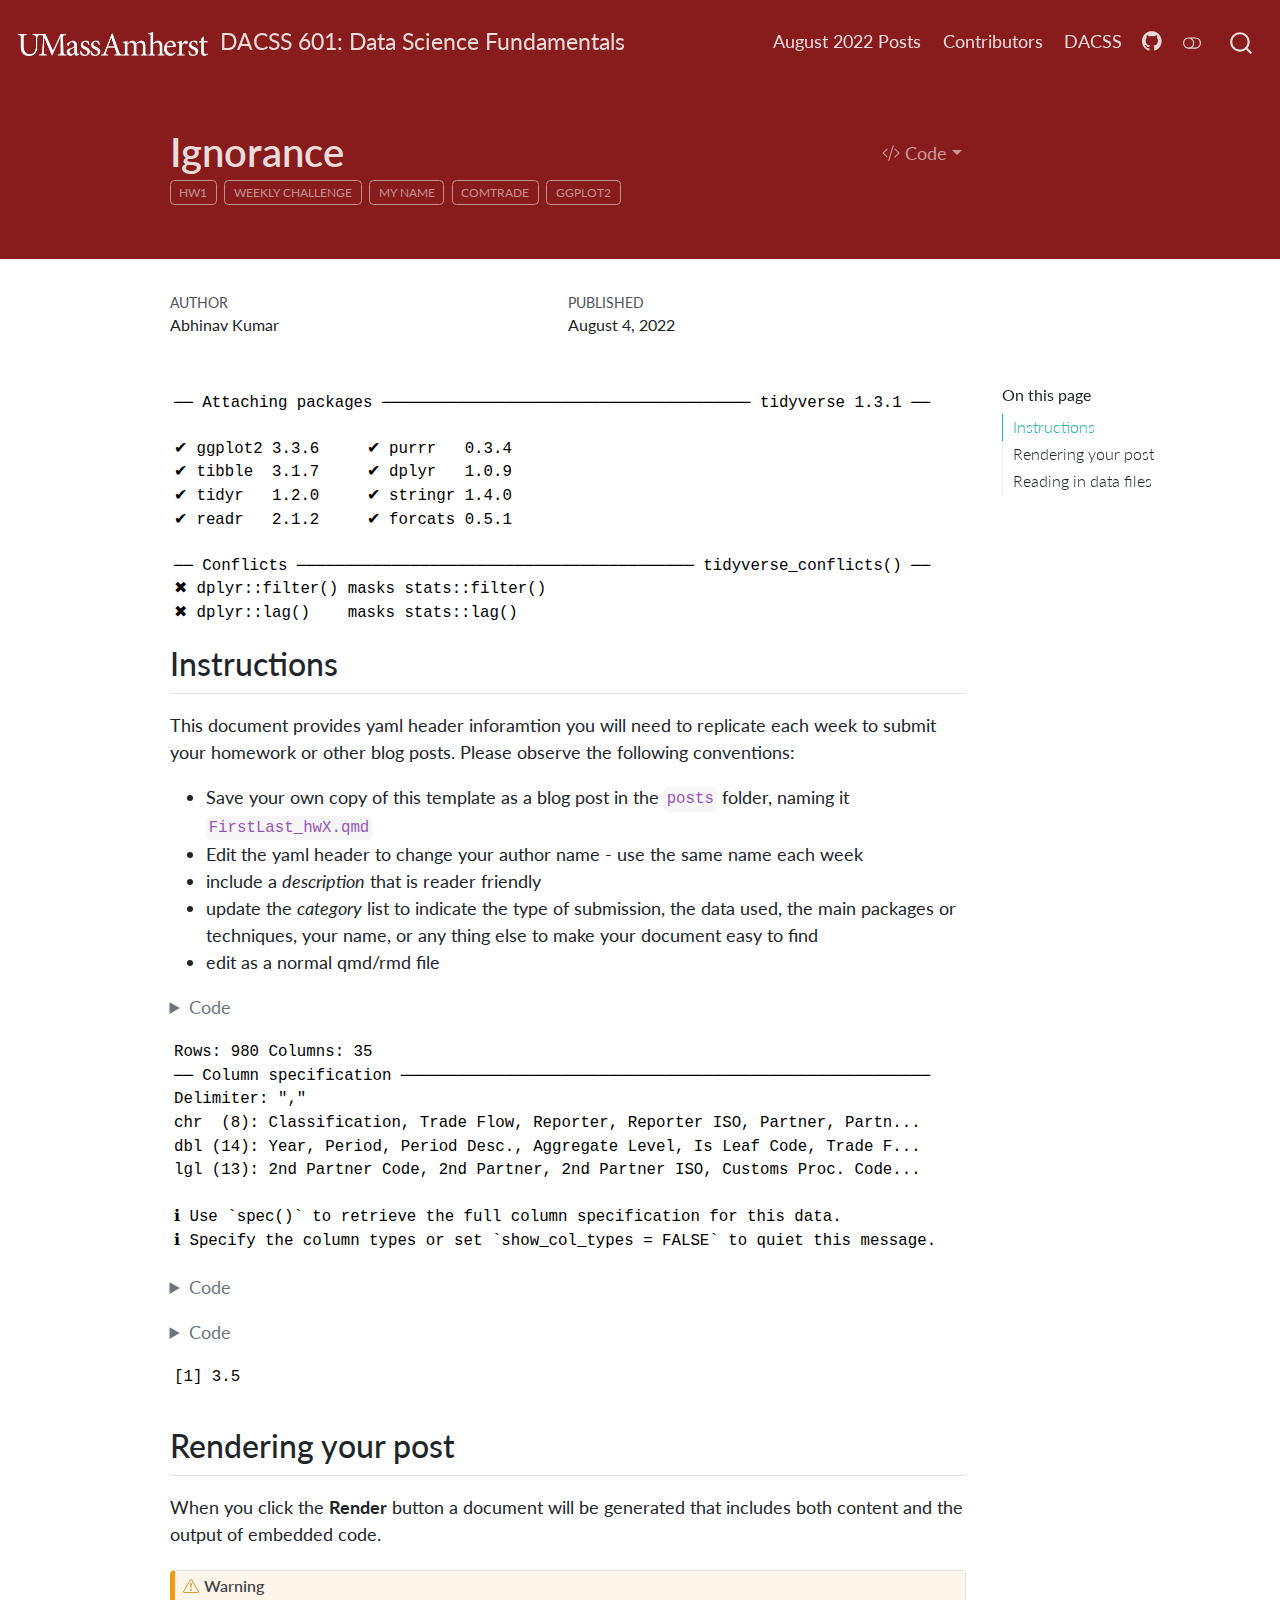
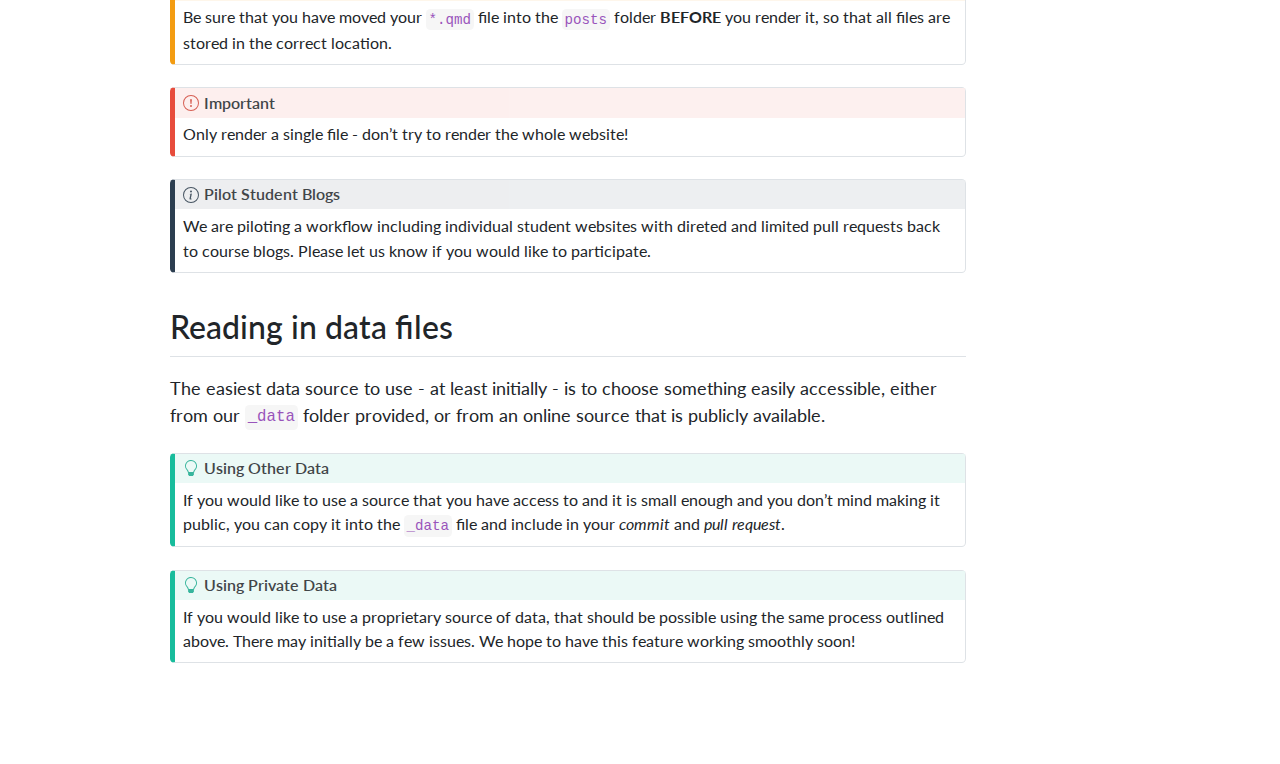
<file: posts/AbhinavKumar_hw2.html>
<!DOCTYPE html>
<html xmlns="http://www.w3.org/1999/xhtml" lang="en" xml:lang="en"><head>

<meta charset="utf-8">
<meta name="generator" content="quarto-1.0.37">

<meta name="viewport" content="width=device-width, initial-scale=1.0, user-scalable=yes">

<meta name="author" content="Abhinav Kumar">
<meta name="dcterms.date" content="2022-08-04">

<title>DACSS 601: Data Science Fundamentals - Ignorance</title>
<style>
code{white-space: pre-wrap;}
span.smallcaps{font-variant: small-caps;}
span.underline{text-decoration: underline;}
div.column{display: inline-block; vertical-align: top; width: 50%;}
div.hanging-indent{margin-left: 1.5em; text-indent: -1.5em;}
ul.task-list{list-style: none;}
pre > code.sourceCode { white-space: pre; position: relative; }
pre > code.sourceCode > span { display: inline-block; line-height: 1.25; }
pre > code.sourceCode > span:empty { height: 1.2em; }
.sourceCode { overflow: visible; }
code.sourceCode > span { color: inherit; text-decoration: inherit; }
div.sourceCode { margin: 1em 0; }
pre.sourceCode { margin: 0; }
@media screen {
div.sourceCode { overflow: auto; }
}
@media print {
pre > code.sourceCode { white-space: pre-wrap; }
pre > code.sourceCode > span { text-indent: -5em; padding-left: 5em; }
}
pre.numberSource code
  { counter-reset: source-line 0; }
pre.numberSource code > span
  { position: relative; left: -4em; counter-increment: source-line; }
pre.numberSource code > span > a:first-child::before
  { content: counter(source-line);
    position: relative; left: -1em; text-align: right; vertical-align: baseline;
    border: none; display: inline-block;
    -webkit-touch-callout: none; -webkit-user-select: none;
    -khtml-user-select: none; -moz-user-select: none;
    -ms-user-select: none; user-select: none;
    padding: 0 4px; width: 4em;
    color: #aaaaaa;
  }
pre.numberSource { margin-left: 3em; border-left: 1px solid #aaaaaa;  padding-left: 4px; }
div.sourceCode
  {   }
@media screen {
pre > code.sourceCode > span > a:first-child::before { text-decoration: underline; }
}
code span.al { color: #ff0000; font-weight: bold; } /* Alert */
code span.an { color: #60a0b0; font-weight: bold; font-style: italic; } /* Annotation */
code span.at { color: #7d9029; } /* Attribute */
code span.bn { color: #40a070; } /* BaseN */
code span.bu { } /* BuiltIn */
code span.cf { color: #007020; font-weight: bold; } /* ControlFlow */
code span.ch { color: #4070a0; } /* Char */
code span.cn { color: #880000; } /* Constant */
code span.co { color: #60a0b0; font-style: italic; } /* Comment */
code span.cv { color: #60a0b0; font-weight: bold; font-style: italic; } /* CommentVar */
code span.do { color: #ba2121; font-style: italic; } /* Documentation */
code span.dt { color: #902000; } /* DataType */
code span.dv { color: #40a070; } /* DecVal */
code span.er { color: #ff0000; font-weight: bold; } /* Error */
code span.ex { } /* Extension */
code span.fl { color: #40a070; } /* Float */
code span.fu { color: #06287e; } /* Function */
code span.im { } /* Import */
code span.in { color: #60a0b0; font-weight: bold; font-style: italic; } /* Information */
code span.kw { color: #007020; font-weight: bold; } /* Keyword */
code span.op { color: #666666; } /* Operator */
code span.ot { color: #007020; } /* Other */
code span.pp { color: #bc7a00; } /* Preprocessor */
code span.sc { color: #4070a0; } /* SpecialChar */
code span.ss { color: #bb6688; } /* SpecialString */
code span.st { color: #4070a0; } /* String */
code span.va { color: #19177c; } /* Variable */
code span.vs { color: #4070a0; } /* VerbatimString */
code span.wa { color: #60a0b0; font-weight: bold; font-style: italic; } /* Warning */
</style>


<script src="../site_libs/quarto-nav/quarto-nav.js"></script>
<script src="../site_libs/quarto-nav/headroom.min.js"></script>
<script src="../site_libs/clipboard/clipboard.min.js"></script>
<script src="../site_libs/quarto-search/autocomplete.umd.js"></script>
<script src="../site_libs/quarto-search/fuse.min.js"></script>
<script src="../site_libs/quarto-search/quarto-search.js"></script>
<meta name="quarto:offset" content="../">
<link href="../images/DACSS_Round_Network.png" rel="icon" type="image/png">
<script src="../site_libs/quarto-html/quarto.js"></script>
<script src="../site_libs/quarto-html/popper.min.js"></script>
<script src="../site_libs/quarto-html/tippy.umd.min.js"></script>
<script src="../site_libs/quarto-html/anchor.min.js"></script>
<link href="../site_libs/quarto-html/tippy.css" rel="stylesheet">
<link href="../site_libs/quarto-html/quarto-syntax-highlighting.css" rel="stylesheet" class="quarto-color-scheme" id="quarto-text-highlighting-styles">
<link href="../site_libs/quarto-html/quarto-syntax-highlighting-dark.css" rel="prefetch" class="quarto-color-scheme quarto-color-alternate" id="quarto-text-highlighting-styles">
<script src="../site_libs/bootstrap/bootstrap.min.js"></script>
<link href="../site_libs/bootstrap/bootstrap-icons.css" rel="stylesheet">
<link href="../site_libs/bootstrap/bootstrap.min.css" rel="stylesheet" class="quarto-color-scheme" id="quarto-bootstrap" data-mode="light">
<link href="../site_libs/bootstrap/bootstrap-dark.min.css" rel="prefetch" class="quarto-color-scheme quarto-color-alternate" id="quarto-bootstrap" data-mode="dark">
<script id="quarto-search-options" type="application/json">{
  "location": "navbar",
  "copy-button": false,
  "collapse-after": 3,
  "panel-placement": "end",
  "type": "overlay",
  "limit": 20,
  "language": {
    "search-no-results-text": "No results",
    "search-matching-documents-text": "matching documents",
    "search-copy-link-title": "Copy link to search",
    "search-hide-matches-text": "Hide additional matches",
    "search-more-match-text": "more match in this document",
    "search-more-matches-text": "more matches in this document",
    "search-clear-button-title": "Clear",
    "search-detached-cancel-button-title": "Cancel",
    "search-submit-button-title": "Submit"
  }
}</script>


<link rel="stylesheet" href="../styles.css">
<meta name="twitter:title" content="DACSS 601: Data Science Fundamentals - Ignorance">
<meta name="twitter:description" content="This document provides yaml header inforamtion you will need to replicate each week to submit your homework or other blog posts. Please observe the following conventions:">
<meta name="twitter:creator" content="@UMassDACSS">
<meta name="twitter:card" content="summary">
</head>

<body class="nav-fixed">

<div id="quarto-search-results"></div>
  <header id="quarto-header" class="headroom fixed-top">
    <nav class="navbar navbar-expand-lg navbar-dark ">
      <div class="navbar-container container-fluid">
      <a class="navbar-brand" href="../index.html">
    <img src="../images/UMass White Wordmark Horiz.png" alt="">
    <span class="navbar-title">DACSS 601: Data Science Fundamentals</span>
  </a>
          <button class="navbar-toggler" type="button" data-bs-toggle="collapse" data-bs-target="#navbarCollapse" aria-controls="navbarCollapse" aria-expanded="false" aria-label="Toggle navigation" onclick="if (window.quartoToggleHeadroom) { window.quartoToggleHeadroom(); }">
  <span class="navbar-toggler-icon"></span>
</button>
          <div class="collapse navbar-collapse" id="navbarCollapse">
            <ul class="navbar-nav navbar-nav-scroll ms-auto">
  <li class="nav-item">
    <a class="nav-link" href="https://dacss.github.io/dacss601_august2022/">August 2022 Posts</a>
  </li>  
  <li class="nav-item">
    <a class="nav-link" href="../about.html">Contributors</a>
  </li>  
  <li class="nav-item">
    <a class="nav-link" href="https://umass.edu/sbs/dacss">DACSS</a>
  </li>  
  <li class="nav-item compact">
    <a class="nav-link" href="https://github.com/DACSS/dacss601_august2022"><i class="bi bi-github" role="img" aria-label="GitHub">
</i> 
 </a>
  </li>  
</ul>
              <div class="quarto-toggle-container">
                  <a href="" class="quarto-color-scheme-toggle nav-link" onclick="window.quartoToggleColorScheme(); return false;" title="Toggle dark mode"><i class="bi"></i></a>
              </div>
              <div id="quarto-search" class="" title="Search"></div>
          </div> <!-- /navcollapse -->
      </div> <!-- /container-fluid -->
    </nav>
</header>
<!-- content -->
<header id="title-block-header" class="quarto-title-block default page-columns page-full">
  <div class="quarto-title-banner page-columns page-full">
    <div class="quarto-title column-body">
      <div class="quarto-title-block"><div><h1 class="title">Ignorance</h1><button type="button" class="btn code-tools-button dropdown-toggle" id="quarto-code-tools-menu" data-bs-toggle="dropdown" aria-expanded="false"><i class="bi"></i> Code</button><ul class="dropdown-menu dropdown-menu-end" aria-labelelledby="quarto-code-tools-menu"><li><a id="quarto-show-all-code" class="dropdown-item" href="javascript:void(0)" role="button">Show All Code</a></li><li><a id="quarto-hide-all-code" class="dropdown-item" href="javascript:void(0)" role="button">Hide All Code</a></li><li><hr class="dropdown-divider"></li><li><a id="quarto-view-source" class="dropdown-item" href="javascript:void(0)" role="button">View Source</a></li></ul></div></div>
                                <div class="quarto-categories">
                <div class="quarto-category">hw1</div>
                <div class="quarto-category">weekly challenge</div>
                <div class="quarto-category">my name</div>
                <div class="quarto-category">comtrade</div>
                <div class="quarto-category">ggplot2</div>
              </div>
                  </div>
  </div>
    
  
  <div class="quarto-title-meta">

      <div>
      <div class="quarto-title-meta-heading">Author</div>
      <div class="quarto-title-meta-contents">
               <p>Abhinav Kumar </p>
            </div>
    </div>
      
      <div>
      <div class="quarto-title-meta-heading">Published</div>
      <div class="quarto-title-meta-contents">
        <p class="date">August 4, 2022</p>
      </div>
    </div>
      
    </div>
    
  
  </header><div id="quarto-content" class="quarto-container page-columns page-rows-contents page-layout-article page-navbar">
<!-- sidebar -->
<!-- margin-sidebar -->
    <div id="quarto-margin-sidebar" class="sidebar margin-sidebar">
        <nav id="TOC" role="doc-toc">
    <h2 id="toc-title">On this page</h2>
   
  <ul>
  <li><a href="#instructions" id="toc-instructions" class="nav-link active" data-scroll-target="#instructions">Instructions</a></li>
  <li><a href="#rendering-your-post" id="toc-rendering-your-post" class="nav-link" data-scroll-target="#rendering-your-post">Rendering your post</a></li>
  <li><a href="#reading-in-data-files" id="toc-reading-in-data-files" class="nav-link" data-scroll-target="#reading-in-data-files">Reading in data files</a></li>
  </ul>
</nav>
    </div>
<!-- main -->
<main class="content quarto-banner-title-block" id="quarto-document-content">




<div class="cell">
<div class="cell-output cell-output-stderr">
<pre><code>── Attaching packages ─────────────────────────────────────── tidyverse 1.3.1 ──</code></pre>
</div>
<div class="cell-output cell-output-stderr">
<pre><code>✔ ggplot2 3.3.6     ✔ purrr   0.3.4
✔ tibble  3.1.7     ✔ dplyr   1.0.9
✔ tidyr   1.2.0     ✔ stringr 1.4.0
✔ readr   2.1.2     ✔ forcats 0.5.1</code></pre>
</div>
<div class="cell-output cell-output-stderr">
<pre><code>── Conflicts ────────────────────────────────────────── tidyverse_conflicts() ──
✖ dplyr::filter() masks stats::filter()
✖ dplyr::lag()    masks stats::lag()</code></pre>
</div>
</div>
<section id="instructions" class="level2">
<h2 class="anchored" data-anchor-id="instructions">Instructions</h2>
<p>This document provides yaml header inforamtion you will need to replicate each week to submit your homework or other blog posts. Please observe the following conventions:</p>
<ul>
<li>Save your own copy of this template as a blog post in the <code>posts</code> folder, naming it <code>FirstLast_hwX.qmd</code></li>
<li>Edit the yaml header to change your author name - use the same name each week</li>
<li>include a <em>description</em> that is reader friendly</li>
<li>update the <em>category</em> list to indicate the type of submission, the data used, the main packages or techniques, your name, or any thing else to make your document easy to find</li>
<li>edit as a normal qmd/rmd file</li>
</ul>
<div class="cell">
<details>
<summary>Code</summary>
<div class="sourceCode cell-code" id="cb4"><pre class="sourceCode r code-with-copy"><code class="sourceCode r"><span id="cb4-1"><a href="#cb4-1" aria-hidden="true" tabindex="-1"></a><span class="fu">library</span>(readr)</span>
<span id="cb4-2"><a href="#cb4-2" aria-hidden="true" tabindex="-1"></a>comtrade <span class="ot">&lt;-</span> <span class="fu">read_csv</span>(<span class="st">"C:/Users/Abhinav Kumar/Downloads/comtrade.csv"</span>)</span></code><button title="Copy to Clipboard" class="code-copy-button"><i class="bi"></i></button></pre></div>
</details>
<div class="cell-output cell-output-stderr">
<pre><code>Rows: 980 Columns: 35
── Column specification ────────────────────────────────────────────────────────
Delimiter: ","
chr  (8): Classification, Trade Flow, Reporter, Reporter ISO, Partner, Partn...
dbl (14): Year, Period, Period Desc., Aggregate Level, Is Leaf Code, Trade F...
lgl (13): 2nd Partner Code, 2nd Partner, 2nd Partner ISO, Customs Proc. Code...

ℹ Use `spec()` to retrieve the full column specification for this data.
ℹ Specify the column types or set `show_col_types = FALSE` to quiet this message.</code></pre>
</div>
<details>
<summary>Code</summary>
<div class="sourceCode cell-code" id="cb6"><pre class="sourceCode r code-with-copy"><code class="sourceCode r"><span id="cb6-1"><a href="#cb6-1" aria-hidden="true" tabindex="-1"></a><span class="fu">View</span>(comtrade)</span></code><button title="Copy to Clipboard" class="code-copy-button"><i class="bi"></i></button></pre></div>
</details>
</div>
<div class="cell">
<details>
<summary>Code</summary>
<div class="sourceCode cell-code" id="cb7"><pre class="sourceCode r code-with-copy"><code class="sourceCode r"><span id="cb7-1"><a href="#cb7-1" aria-hidden="true" tabindex="-1"></a>x <span class="ot">&lt;-</span> <span class="fu">c</span>(<span class="dv">2</span>,<span class="dv">3</span>,<span class="dv">4</span>,<span class="dv">5</span>)</span>
<span id="cb7-2"><a href="#cb7-2" aria-hidden="true" tabindex="-1"></a><span class="fu">mean</span>(x)</span></code><button title="Copy to Clipboard" class="code-copy-button"><i class="bi"></i></button></pre></div>
</details>
<div class="cell-output cell-output-stdout">
<pre><code>[1] 3.5</code></pre>
</div>
</div>
</section>
<section id="rendering-your-post" class="level2">
<h2 class="anchored" data-anchor-id="rendering-your-post">Rendering your post</h2>
<p>When you click the <strong>Render</strong> button a document will be generated that includes both content and the output of embedded code.</p>
<div class="callout-warning callout callout-style-default callout-captioned">
<div class="callout-header d-flex align-content-center">
<div class="callout-icon-container">
<i class="callout-icon"></i>
</div>
<div class="callout-caption-container flex-fill">
Warning
</div>
</div>
<div class="callout-body-container callout-body">
<p>Be sure that you have moved your <code>*.qmd</code> file into the <code>posts</code> folder <strong>BEFORE</strong> you render it, so that all files are stored in the correct location.</p>
</div>
</div>
<div class="callout-important callout callout-style-default callout-captioned">
<div class="callout-header d-flex align-content-center">
<div class="callout-icon-container">
<i class="callout-icon"></i>
</div>
<div class="callout-caption-container flex-fill">
Important
</div>
</div>
<div class="callout-body-container callout-body">
<p>Only render a single file - don’t try to render the whole website!</p>
</div>
</div>
<div class="callout-note callout callout-style-default callout-captioned">
<div class="callout-header d-flex align-content-center">
<div class="callout-icon-container">
<i class="callout-icon"></i>
</div>
<div class="callout-caption-container flex-fill">
Pilot Student Blogs
</div>
</div>
<div class="callout-body-container callout-body">
<p>We are piloting a workflow including individual student websites with direted and limited pull requests back to course blogs. Please let us know if you would like to participate.</p>
</div>
</div>
</section>
<section id="reading-in-data-files" class="level2">
<h2 class="anchored" data-anchor-id="reading-in-data-files">Reading in data files</h2>
<p>The easiest data source to use - at least initially - is to choose something easily accessible, either from our <code>_data</code> folder provided, or from an online source that is publicly available.</p>
<div class="callout-tip callout callout-style-default callout-captioned">
<div class="callout-header d-flex align-content-center">
<div class="callout-icon-container">
<i class="callout-icon"></i>
</div>
<div class="callout-caption-container flex-fill">
Using Other Data
</div>
</div>
<div class="callout-body-container callout-body">
<p>If you would like to use a source that you have access to and it is small enough and you don’t mind making it public, you can copy it into the <code>_data</code> file and include in your <em>commit</em> and <em>pull request</em>.</p>
</div>
</div>
<div class="callout-tip callout callout-style-default callout-captioned">
<div class="callout-header d-flex align-content-center">
<div class="callout-icon-container">
<i class="callout-icon"></i>
</div>
<div class="callout-caption-container flex-fill">
Using Private Data
</div>
</div>
<div class="callout-body-container callout-body">
<p>If you would like to use a proprietary source of data, that should be possible using the same process outlined above. There may initially be a few issues. We hope to have this feature working smoothly soon!</p>
</div>
</div>


<!-- -->

</section>

</main> <!-- /main -->
<script id="quarto-html-after-body" type="application/javascript">
window.document.addEventListener("DOMContentLoaded", function (event) {
  const toggleBodyColorMode = (bsSheetEl) => {
    const mode = bsSheetEl.getAttribute("data-mode");
    const bodyEl = window.document.querySelector("body");
    if (mode === "dark") {
      bodyEl.classList.add("quarto-dark");
      bodyEl.classList.remove("quarto-light");
    } else {
      bodyEl.classList.add("quarto-light");
      bodyEl.classList.remove("quarto-dark");
    }
  }
  const toggleBodyColorPrimary = () => {
    const bsSheetEl = window.document.querySelector("link#quarto-bootstrap");
    if (bsSheetEl) {
      toggleBodyColorMode(bsSheetEl);
    }
  }
  toggleBodyColorPrimary();  
  const disableStylesheet = (stylesheets) => {
    for (let i=0; i < stylesheets.length; i++) {
      const stylesheet = stylesheets[i];
      stylesheet.rel = 'prefetch';
    }
  }
  const enableStylesheet = (stylesheets) => {
    for (let i=0; i < stylesheets.length; i++) {
      const stylesheet = stylesheets[i];
      stylesheet.rel = 'stylesheet';
    }
  }
  const manageTransitions = (selector, allowTransitions) => {
    const els = window.document.querySelectorAll(selector);
    for (let i=0; i < els.length; i++) {
      const el = els[i];
      if (allowTransitions) {
        el.classList.remove('notransition');
      } else {
        el.classList.add('notransition');
      }
    }
  }
  const toggleColorMode = (alternate) => {
    // Switch the stylesheets
    const alternateStylesheets = window.document.querySelectorAll('link.quarto-color-scheme.quarto-color-alternate');
    manageTransitions('#quarto-margin-sidebar .nav-link', false);
    if (alternate) {
      enableStylesheet(alternateStylesheets);
      for (const sheetNode of alternateStylesheets) {
        if (sheetNode.id === "quarto-bootstrap") {
          toggleBodyColorMode(sheetNode);
        }
      }
    } else {
      disableStylesheet(alternateStylesheets);
      toggleBodyColorPrimary();
    }
    manageTransitions('#quarto-margin-sidebar .nav-link', true);
    // Switch the toggles
    const toggles = window.document.querySelectorAll('.quarto-color-scheme-toggle');
    for (let i=0; i < toggles.length; i++) {
      const toggle = toggles[i];
      if (toggle) {
        if (alternate) {
          toggle.classList.add("alternate");     
        } else {
          toggle.classList.remove("alternate");
        }
      }
    }
  }
  const isFileUrl = () => { 
    return window.location.protocol === 'file:';
  }
  const hasAlternateSentinel = () => {  
    let styleSentinel = getColorSchemeSentinel();
    if (styleSentinel !== null) {
      return styleSentinel === "alternate";
    } else {
      return false;
    }
  }
  const setStyleSentinel = (alternate) => {
    const value = alternate ? "alternate" : "default";
    if (!isFileUrl()) {
      window.localStorage.setItem("quarto-color-scheme", value);
    } else {
      localAlternateSentinel = value;
    }
  }
  const getColorSchemeSentinel = () => {
    if (!isFileUrl()) {
      const storageValue = window.localStorage.getItem("quarto-color-scheme");
      return storageValue != null ? storageValue : localAlternateSentinel;
    } else {
      return localAlternateSentinel;
    }
  }
  let localAlternateSentinel = 'default';
  // Dark / light mode switch
  window.quartoToggleColorScheme = () => {
    // Read the current dark / light value 
    let toAlternate = !hasAlternateSentinel();
    toggleColorMode(toAlternate);
    setStyleSentinel(toAlternate);
  };
  // Ensure there is a toggle, if there isn't float one in the top right
  if (window.document.querySelector('.quarto-color-scheme-toggle') === null) {
    const a = window.document.createElement('a');
    a.classList.add('top-right');
    a.classList.add('quarto-color-scheme-toggle');
    a.href = "";
    a.onclick = function() { try { window.quartoToggleColorScheme(); } catch {} return false; };
    const i = window.document.createElement("i");
    i.classList.add('bi');
    a.appendChild(i);
    window.document.body.appendChild(a);
  }
  // Switch to dark mode if need be
  if (hasAlternateSentinel()) {
    toggleColorMode(true);
  } 
  const icon = "";
  const anchorJS = new window.AnchorJS();
  anchorJS.options = {
    placement: 'right',
    icon: icon
  };
  anchorJS.add('.anchored');
  const clipboard = new window.ClipboardJS('.code-copy-button', {
    target: function(trigger) {
      return trigger.previousElementSibling;
    }
  });
  clipboard.on('success', function(e) {
    // button target
    const button = e.trigger;
    // don't keep focus
    button.blur();
    // flash "checked"
    button.classList.add('code-copy-button-checked');
    var currentTitle = button.getAttribute("title");
    button.setAttribute("title", "Copied!");
    setTimeout(function() {
      button.setAttribute("title", currentTitle);
      button.classList.remove('code-copy-button-checked');
    }, 1000);
    // clear code selection
    e.clearSelection();
  });
  const viewSource = window.document.getElementById('quarto-view-source') ||
                     window.document.getElementById('quarto-code-tools-source');
  if (viewSource) {
    const sourceUrl = viewSource.getAttribute("data-quarto-source-url");
    viewSource.addEventListener("click", function(e) {
      if (sourceUrl) {
        // rstudio viewer pane
        if (/\bcapabilities=\b/.test(window.location)) {
          window.open(sourceUrl);
        } else {
          window.location.href = sourceUrl;
        }
      } else {
        const modal = new bootstrap.Modal(document.getElementById('quarto-embedded-source-code-modal'));
        modal.show();
      }
      return false;
    });
  }
  function toggleCodeHandler(show) {
    return function(e) {
      const detailsSrc = window.document.querySelectorAll(".cell > details > .sourceCode");
      for (let i=0; i<detailsSrc.length; i++) {
        const details = detailsSrc[i].parentElement;
        if (show) {
          details.open = true;
        } else {
          details.removeAttribute("open");
        }
      }
      const cellCodeDivs = window.document.querySelectorAll(".cell > .sourceCode");
      const fromCls = show ? "hidden" : "unhidden";
      const toCls = show ? "unhidden" : "hidden";
      for (let i=0; i<cellCodeDivs.length; i++) {
        const codeDiv = cellCodeDivs[i];
        if (codeDiv.classList.contains(fromCls)) {
          codeDiv.classList.remove(fromCls);
          codeDiv.classList.add(toCls);
        } 
      }
      return false;
    }
  }
  const hideAllCode = window.document.getElementById("quarto-hide-all-code");
  if (hideAllCode) {
    hideAllCode.addEventListener("click", toggleCodeHandler(false));
  }
  const showAllCode = window.document.getElementById("quarto-show-all-code");
  if (showAllCode) {
    showAllCode.addEventListener("click", toggleCodeHandler(true));
  }
  function tippyHover(el, contentFn) {
    const config = {
      allowHTML: true,
      content: contentFn,
      maxWidth: 500,
      delay: 100,
      arrow: false,
      appendTo: function(el) {
          return el.parentElement;
      },
      interactive: true,
      interactiveBorder: 10,
      theme: 'quarto',
      placement: 'bottom-start'
    };
    window.tippy(el, config); 
  }
  const noterefs = window.document.querySelectorAll('a[role="doc-noteref"]');
  for (var i=0; i<noterefs.length; i++) {
    const ref = noterefs[i];
    tippyHover(ref, function() {
      let href = ref.getAttribute('href');
      try { href = new URL(href).hash; } catch {}
      const id = href.replace(/^#\/?/, "");
      const note = window.document.getElementById(id);
      return note.innerHTML;
    });
  }
  var bibliorefs = window.document.querySelectorAll('a[role="doc-biblioref"]');
  for (var i=0; i<bibliorefs.length; i++) {
    const ref = bibliorefs[i];
    const cites = ref.parentNode.getAttribute('data-cites').split(' ');
    tippyHover(ref, function() {
      var popup = window.document.createElement('div');
      cites.forEach(function(cite) {
        var citeDiv = window.document.createElement('div');
        citeDiv.classList.add('hanging-indent');
        citeDiv.classList.add('csl-entry');
        var biblioDiv = window.document.getElementById('ref-' + cite);
        if (biblioDiv) {
          citeDiv.innerHTML = biblioDiv.innerHTML;
        }
        popup.appendChild(citeDiv);
      });
      return popup.innerHTML;
    });
  }
});
</script><div class="modal fade" id="quarto-embedded-source-code-modal" tabindex="-1" aria-labelledby="quarto-embedded-source-code-modal-label" aria-hidden="true"><div class="modal-dialog modal-dialog-scrollable"><div class="modal-content"><div class="modal-header"><h5 class="modal-title" id="quarto-embedded-source-code-modal-label">Source Code</h5><button class="btn-close" data-bs-dismiss="modal"></button></div><div class="modal-body"><div class="">
<div class="sourceCode" id="cb9" data-shortcodes="false"><pre class="sourceCode markdown code-with-copy"><code class="sourceCode markdown"><span id="cb9-1"><a href="#cb9-1" aria-hidden="true" tabindex="-1"></a><span class="co">---</span></span>
<span id="cb9-2"><a href="#cb9-2" aria-hidden="true" tabindex="-1"></a><span class="an">title:</span><span class="co"> "Ignorance"</span></span>
<span id="cb9-3"><a href="#cb9-3" aria-hidden="true" tabindex="-1"></a><span class="an">author:</span><span class="co"> "Abhinav Kumar"</span></span>
<span id="cb9-4"><a href="#cb9-4" aria-hidden="true" tabindex="-1"></a><span class="an">desription:</span><span class="co"> "Something to describe what I did"</span></span>
<span id="cb9-5"><a href="#cb9-5" aria-hidden="true" tabindex="-1"></a><span class="an">date:</span><span class="co"> "08/04/2022"</span></span>
<span id="cb9-6"><a href="#cb9-6" aria-hidden="true" tabindex="-1"></a><span class="an">format:</span></span>
<span id="cb9-7"><a href="#cb9-7" aria-hidden="true" tabindex="-1"></a><span class="co">  html:</span></span>
<span id="cb9-8"><a href="#cb9-8" aria-hidden="true" tabindex="-1"></a><span class="co">    toc: true</span></span>
<span id="cb9-9"><a href="#cb9-9" aria-hidden="true" tabindex="-1"></a><span class="co">    code-fold: true</span></span>
<span id="cb9-10"><a href="#cb9-10" aria-hidden="true" tabindex="-1"></a><span class="co">    code-copy: true</span></span>
<span id="cb9-11"><a href="#cb9-11" aria-hidden="true" tabindex="-1"></a><span class="co">    code-tools: true</span></span>
<span id="cb9-12"><a href="#cb9-12" aria-hidden="true" tabindex="-1"></a><span class="an">categories:</span></span>
<span id="cb9-13"><a href="#cb9-13" aria-hidden="true" tabindex="-1"></a><span class="co">  - hw1</span></span>
<span id="cb9-14"><a href="#cb9-14" aria-hidden="true" tabindex="-1"></a><span class="co">  - weekly challenge</span></span>
<span id="cb9-15"><a href="#cb9-15" aria-hidden="true" tabindex="-1"></a><span class="co">  - my name</span></span>
<span id="cb9-16"><a href="#cb9-16" aria-hidden="true" tabindex="-1"></a><span class="co">  - comtrade</span></span>
<span id="cb9-17"><a href="#cb9-17" aria-hidden="true" tabindex="-1"></a><span class="co">  - ggplot2</span></span>
<span id="cb9-18"><a href="#cb9-18" aria-hidden="true" tabindex="-1"></a><span class="co">---</span></span>
<span id="cb9-19"><a href="#cb9-19" aria-hidden="true" tabindex="-1"></a></span>
<span id="cb9-20"><a href="#cb9-20" aria-hidden="true" tabindex="-1"></a><span class="in">```{r setup, echo=FALSE}</span></span>
<span id="cb9-21"><a href="#cb9-21" aria-hidden="true" tabindex="-1"></a><span class="fu">library</span>(tidyverse)</span>
<span id="cb9-22"><a href="#cb9-22" aria-hidden="true" tabindex="-1"></a></span>
<span id="cb9-23"><a href="#cb9-23" aria-hidden="true" tabindex="-1"></a><span class="in">```</span></span>
<span id="cb9-24"><a href="#cb9-24" aria-hidden="true" tabindex="-1"></a></span>
<span id="cb9-25"><a href="#cb9-25" aria-hidden="true" tabindex="-1"></a><span class="fu">## Instructions</span></span>
<span id="cb9-26"><a href="#cb9-26" aria-hidden="true" tabindex="-1"></a></span>
<span id="cb9-27"><a href="#cb9-27" aria-hidden="true" tabindex="-1"></a>This document provides yaml header inforamtion you will need to replicate each week to submit your homework or other blog posts. Please observe the following conventions:</span>
<span id="cb9-28"><a href="#cb9-28" aria-hidden="true" tabindex="-1"></a></span>
<span id="cb9-29"><a href="#cb9-29" aria-hidden="true" tabindex="-1"></a><span class="ss">-   </span>Save your own copy of this template as a blog post in the <span class="in">`posts`</span> folder, naming it <span class="in">`FirstLast_hwX.qmd`</span></span>
<span id="cb9-30"><a href="#cb9-30" aria-hidden="true" tabindex="-1"></a><span class="ss">-   </span>Edit the yaml header to change your author name - use the same name each week</span>
<span id="cb9-31"><a href="#cb9-31" aria-hidden="true" tabindex="-1"></a><span class="ss">-   </span>include a *description* that is reader friendly</span>
<span id="cb9-32"><a href="#cb9-32" aria-hidden="true" tabindex="-1"></a><span class="ss">-   </span>update the *category* list to indicate the type of submission, the data used, the main packages or techniques, your name, or any thing else to make your document easy to find</span>
<span id="cb9-33"><a href="#cb9-33" aria-hidden="true" tabindex="-1"></a><span class="ss">-   </span>edit as a normal qmd/rmd file</span>
<span id="cb9-34"><a href="#cb9-34" aria-hidden="true" tabindex="-1"></a></span>
<span id="cb9-35"><a href="#cb9-35" aria-hidden="true" tabindex="-1"></a></span>
<span id="cb9-38"><a href="#cb9-38" aria-hidden="true" tabindex="-1"></a><span class="in">```{r}</span></span>
<span id="cb9-39"><a href="#cb9-39" aria-hidden="true" tabindex="-1"></a><span class="fu">library</span>(readr)</span>
<span id="cb9-40"><a href="#cb9-40" aria-hidden="true" tabindex="-1"></a>comtrade <span class="ot">&lt;-</span> <span class="fu">read_csv</span>(<span class="st">"C:/Users/Abhinav Kumar/Downloads/comtrade.csv"</span>)</span>
<span id="cb9-41"><a href="#cb9-41" aria-hidden="true" tabindex="-1"></a><span class="fu">View</span>(comtrade)</span>
<span id="cb9-42"><a href="#cb9-42" aria-hidden="true" tabindex="-1"></a></span>
<span id="cb9-43"><a href="#cb9-43" aria-hidden="true" tabindex="-1"></a><span class="in">```</span></span>
<span id="cb9-44"><a href="#cb9-44" aria-hidden="true" tabindex="-1"></a></span>
<span id="cb9-45"><a href="#cb9-45" aria-hidden="true" tabindex="-1"></a></span>
<span id="cb9-48"><a href="#cb9-48" aria-hidden="true" tabindex="-1"></a><span class="in">```{r}</span></span>
<span id="cb9-49"><a href="#cb9-49" aria-hidden="true" tabindex="-1"></a>x <span class="ot">&lt;-</span> <span class="fu">c</span>(<span class="dv">2</span>,<span class="dv">3</span>,<span class="dv">4</span>,<span class="dv">5</span>)</span>
<span id="cb9-50"><a href="#cb9-50" aria-hidden="true" tabindex="-1"></a><span class="fu">mean</span>(x)</span>
<span id="cb9-51"><a href="#cb9-51" aria-hidden="true" tabindex="-1"></a><span class="in">```</span></span>
<span id="cb9-52"><a href="#cb9-52" aria-hidden="true" tabindex="-1"></a></span>
<span id="cb9-53"><a href="#cb9-53" aria-hidden="true" tabindex="-1"></a><span class="fu">## Rendering your post</span></span>
<span id="cb9-54"><a href="#cb9-54" aria-hidden="true" tabindex="-1"></a></span>
<span id="cb9-55"><a href="#cb9-55" aria-hidden="true" tabindex="-1"></a>When you click the **Render** button a document will be generated that includes both content and the output of embedded code. </span>
<span id="cb9-56"><a href="#cb9-56" aria-hidden="true" tabindex="-1"></a></span>
<span id="cb9-57"><a href="#cb9-57" aria-hidden="true" tabindex="-1"></a>:::{.callout-warning}</span>
<span id="cb9-58"><a href="#cb9-58" aria-hidden="true" tabindex="-1"></a>Be sure that you have moved your <span class="in">`*.qmd`</span> file into the <span class="in">`posts`</span> folder **BEFORE** you render it, so that all files are stored in the correct location.</span>
<span id="cb9-59"><a href="#cb9-59" aria-hidden="true" tabindex="-1"></a>:::</span>
<span id="cb9-60"><a href="#cb9-60" aria-hidden="true" tabindex="-1"></a></span>
<span id="cb9-61"><a href="#cb9-61" aria-hidden="true" tabindex="-1"></a>:::{.callout-important}</span>
<span id="cb9-62"><a href="#cb9-62" aria-hidden="true" tabindex="-1"></a>Only render a single file - don't try to render the whole website!</span>
<span id="cb9-63"><a href="#cb9-63" aria-hidden="true" tabindex="-1"></a>:::</span>
<span id="cb9-64"><a href="#cb9-64" aria-hidden="true" tabindex="-1"></a></span>
<span id="cb9-65"><a href="#cb9-65" aria-hidden="true" tabindex="-1"></a>:::{.callout-note}</span>
<span id="cb9-66"><a href="#cb9-66" aria-hidden="true" tabindex="-1"></a><span class="fu">## Pilot Student Blogs</span></span>
<span id="cb9-67"><a href="#cb9-67" aria-hidden="true" tabindex="-1"></a></span>
<span id="cb9-68"><a href="#cb9-68" aria-hidden="true" tabindex="-1"></a>We are piloting a workflow including individual student websites with direted and limited pull requests back to course blogs. Please let us know if you would like to participate.</span>
<span id="cb9-69"><a href="#cb9-69" aria-hidden="true" tabindex="-1"></a>:::</span>
<span id="cb9-70"><a href="#cb9-70" aria-hidden="true" tabindex="-1"></a></span>
<span id="cb9-71"><a href="#cb9-71" aria-hidden="true" tabindex="-1"></a><span class="fu">## Reading in data files</span></span>
<span id="cb9-72"><a href="#cb9-72" aria-hidden="true" tabindex="-1"></a></span>
<span id="cb9-73"><a href="#cb9-73" aria-hidden="true" tabindex="-1"></a>The easiest data source to use - at least initially - is to choose something easily accessible, either from our <span class="in">`_data`</span> folder provided, or from an online source that is publicly available.</span>
<span id="cb9-74"><a href="#cb9-74" aria-hidden="true" tabindex="-1"></a></span>
<span id="cb9-75"><a href="#cb9-75" aria-hidden="true" tabindex="-1"></a>:::{.callout-tip}</span>
<span id="cb9-76"><a href="#cb9-76" aria-hidden="true" tabindex="-1"></a><span class="fu">## Using Other Data</span></span>
<span id="cb9-77"><a href="#cb9-77" aria-hidden="true" tabindex="-1"></a>If you would like to use a source that you have access to and it is small enough and you don't mind making it public, you can copy it into the <span class="in">`_data`</span> file and include in your *commit* and *pull request*.</span>
<span id="cb9-78"><a href="#cb9-78" aria-hidden="true" tabindex="-1"></a>:::</span>
<span id="cb9-79"><a href="#cb9-79" aria-hidden="true" tabindex="-1"></a></span>
<span id="cb9-80"><a href="#cb9-80" aria-hidden="true" tabindex="-1"></a>:::{.callout-tip}</span>
<span id="cb9-81"><a href="#cb9-81" aria-hidden="true" tabindex="-1"></a><span class="fu">## Using Private Data</span></span>
<span id="cb9-82"><a href="#cb9-82" aria-hidden="true" tabindex="-1"></a></span>
<span id="cb9-83"><a href="#cb9-83" aria-hidden="true" tabindex="-1"></a>If you would like to use a proprietary source of data, that should be possible using the same process outlined above. There may initially be a few issues. We hope to have this feature working smoothly soon!</span>
<span id="cb9-84"><a href="#cb9-84" aria-hidden="true" tabindex="-1"></a>:::</span>
</code><button title="Copy to Clipboard" class="code-copy-button"><i class="bi"></i></button></pre></div>
</div></div></div></div></div>
</div> <!-- /content -->



</body></html>
</file>
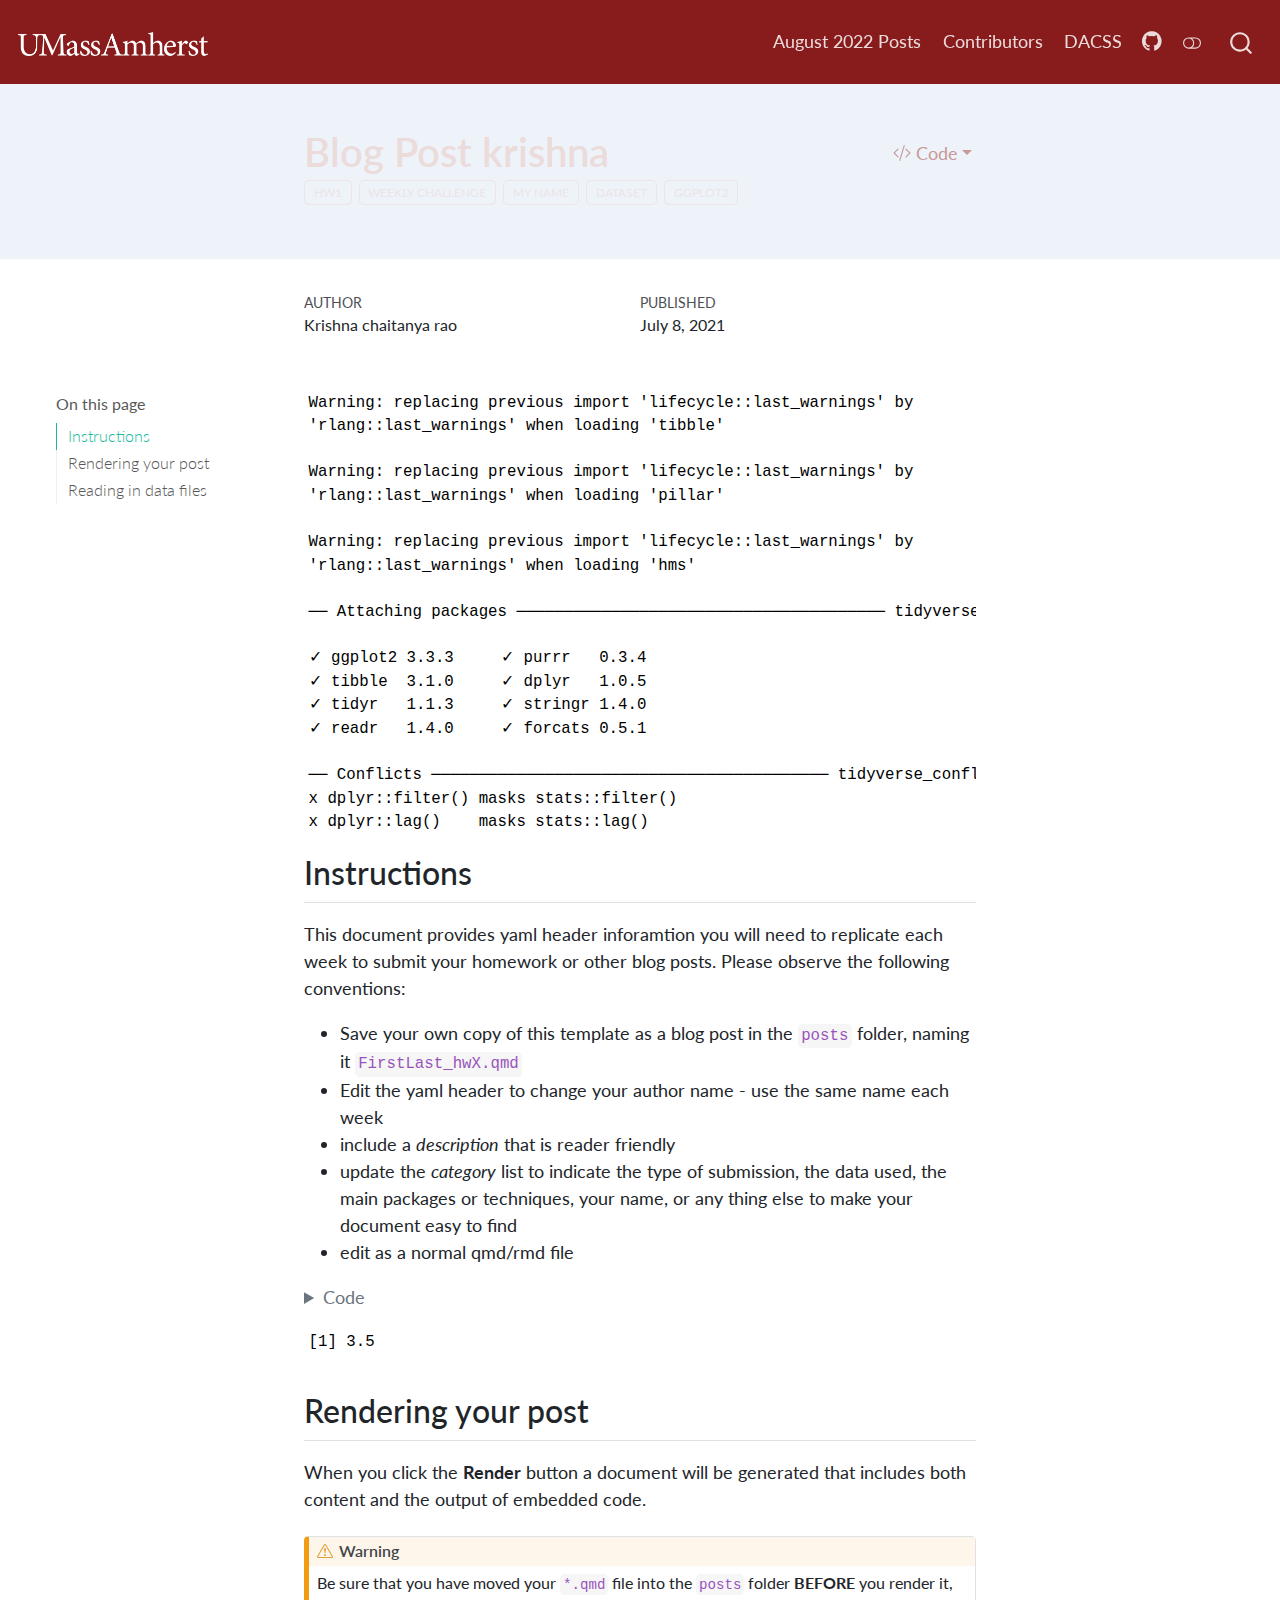
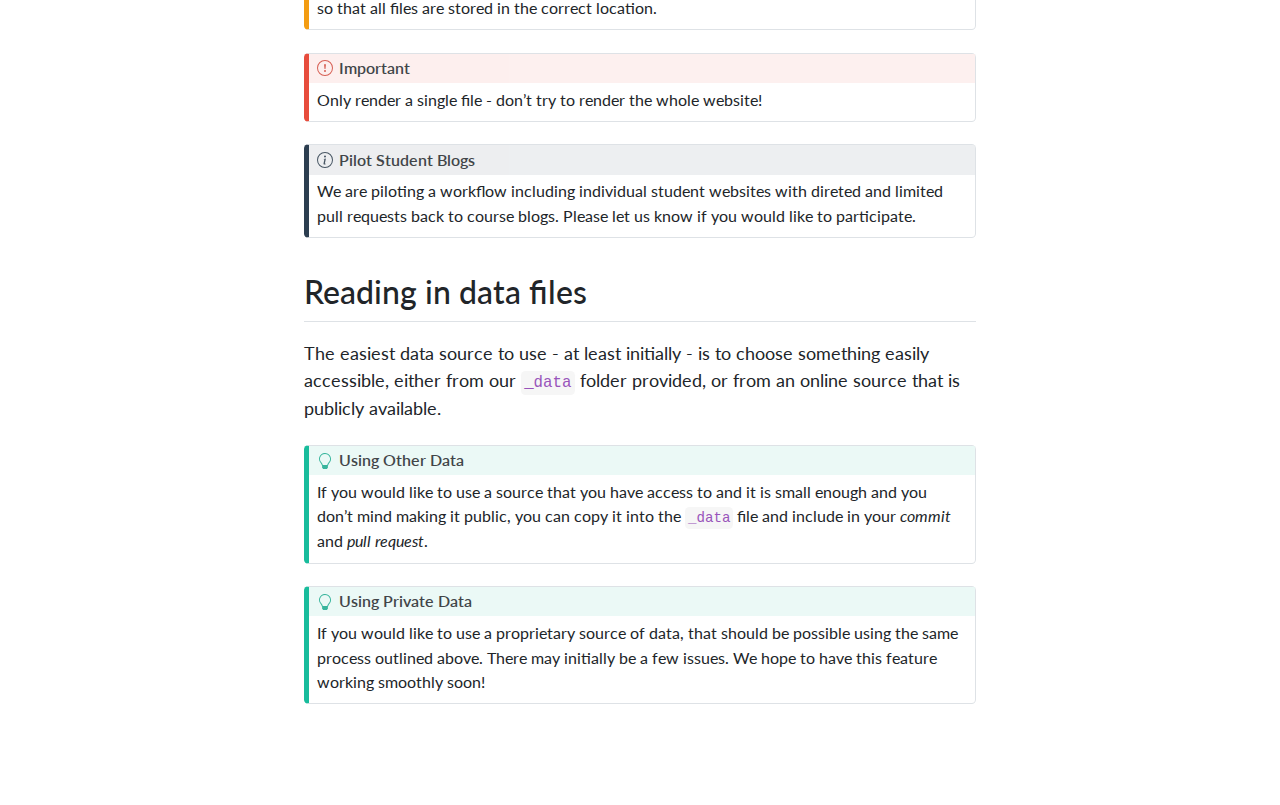
<file: posts/krishna.html>
<!DOCTYPE html>
<html xmlns="http://www.w3.org/1999/xhtml" lang="en" xml:lang="en"><head>

<meta charset="utf-8">
<meta name="generator" content="quarto-1.0.38">

<meta name="viewport" content="width=device-width, initial-scale=1.0, user-scalable=yes">

<meta name="author" content="Krishna chaitanya rao">
<meta name="dcterms.date" content="2021-07-08">

<title>- Blog Post krishna</title>
<style>
code{white-space: pre-wrap;}
span.smallcaps{font-variant: small-caps;}
span.underline{text-decoration: underline;}
div.column{display: inline-block; vertical-align: top; width: 50%;}
div.hanging-indent{margin-left: 1.5em; text-indent: -1.5em;}
ul.task-list{list-style: none;}
pre > code.sourceCode { white-space: pre; position: relative; }
pre > code.sourceCode > span { display: inline-block; line-height: 1.25; }
pre > code.sourceCode > span:empty { height: 1.2em; }
.sourceCode { overflow: visible; }
code.sourceCode > span { color: inherit; text-decoration: inherit; }
div.sourceCode { margin: 1em 0; }
pre.sourceCode { margin: 0; }
@media screen {
div.sourceCode { overflow: auto; }
}
@media print {
pre > code.sourceCode { white-space: pre-wrap; }
pre > code.sourceCode > span { text-indent: -5em; padding-left: 5em; }
}
pre.numberSource code
  { counter-reset: source-line 0; }
pre.numberSource code > span
  { position: relative; left: -4em; counter-increment: source-line; }
pre.numberSource code > span > a:first-child::before
  { content: counter(source-line);
    position: relative; left: -1em; text-align: right; vertical-align: baseline;
    border: none; display: inline-block;
    -webkit-touch-callout: none; -webkit-user-select: none;
    -khtml-user-select: none; -moz-user-select: none;
    -ms-user-select: none; user-select: none;
    padding: 0 4px; width: 4em;
    color: #aaaaaa;
  }
pre.numberSource { margin-left: 3em; border-left: 1px solid #aaaaaa;  padding-left: 4px; }
div.sourceCode
  {   }
@media screen {
pre > code.sourceCode > span > a:first-child::before { text-decoration: underline; }
}
code span.al { color: #ff0000; font-weight: bold; } /* Alert */
code span.an { color: #60a0b0; font-weight: bold; font-style: italic; } /* Annotation */
code span.at { color: #7d9029; } /* Attribute */
code span.bn { color: #40a070; } /* BaseN */
code span.bu { } /* BuiltIn */
code span.cf { color: #007020; font-weight: bold; } /* ControlFlow */
code span.ch { color: #4070a0; } /* Char */
code span.cn { color: #880000; } /* Constant */
code span.co { color: #60a0b0; font-style: italic; } /* Comment */
code span.cv { color: #60a0b0; font-weight: bold; font-style: italic; } /* CommentVar */
code span.do { color: #ba2121; font-style: italic; } /* Documentation */
code span.dt { color: #902000; } /* DataType */
code span.dv { color: #40a070; } /* DecVal */
code span.er { color: #ff0000; font-weight: bold; } /* Error */
code span.ex { } /* Extension */
code span.fl { color: #40a070; } /* Float */
code span.fu { color: #06287e; } /* Function */
code span.im { } /* Import */
code span.in { color: #60a0b0; font-weight: bold; font-style: italic; } /* Information */
code span.kw { color: #007020; font-weight: bold; } /* Keyword */
code span.op { color: #666666; } /* Operator */
code span.ot { color: #007020; } /* Other */
code span.pp { color: #bc7a00; } /* Preprocessor */
code span.sc { color: #4070a0; } /* SpecialChar */
code span.ss { color: #bb6688; } /* SpecialString */
code span.st { color: #4070a0; } /* String */
code span.va { color: #19177c; } /* Variable */
code span.vs { color: #4070a0; } /* VerbatimString */
code span.wa { color: #60a0b0; font-weight: bold; font-style: italic; } /* Warning */
</style>


<script src="../site_libs/quarto-nav/quarto-nav.js"></script>
<script src="../site_libs/quarto-nav/headroom.min.js"></script>
<script src="../site_libs/clipboard/clipboard.min.js"></script>
<script src="../site_libs/quarto-search/autocomplete.umd.js"></script>
<script src="../site_libs/quarto-search/fuse.min.js"></script>
<script src="../site_libs/quarto-search/quarto-search.js"></script>
<meta name="quarto:offset" content="../">
<link href="../images/DACSS_Round_Network.png" rel="icon" type="image/png">
<script src="../site_libs/quarto-html/quarto.js"></script>
<script src="../site_libs/quarto-html/popper.min.js"></script>
<script src="../site_libs/quarto-html/tippy.umd.min.js"></script>
<script src="../site_libs/quarto-html/anchor.min.js"></script>
<link href="../site_libs/quarto-html/tippy.css" rel="stylesheet">
<link href="../site_libs/quarto-html/quarto-syntax-highlighting.css" rel="stylesheet" class="quarto-color-scheme" id="quarto-text-highlighting-styles">
<link href="../site_libs/quarto-html/quarto-syntax-highlighting-dark.css" rel="prefetch" class="quarto-color-scheme quarto-color-alternate" id="quarto-text-highlighting-styles">
<script src="../site_libs/bootstrap/bootstrap.min.js"></script>
<link href="../site_libs/bootstrap/bootstrap-icons.css" rel="stylesheet">
<link href="../site_libs/bootstrap/bootstrap.min.css" rel="stylesheet" class="quarto-color-scheme" id="quarto-bootstrap" data-mode="light">
<link href="../site_libs/bootstrap/bootstrap-dark.min.css" rel="prefetch" class="quarto-color-scheme quarto-color-alternate" id="quarto-bootstrap" data-mode="dark">
<script id="quarto-search-options" type="application/json">{
  "location": "navbar",
  "copy-button": false,
  "collapse-after": 3,
  "panel-placement": "end",
  "type": "overlay",
  "limit": 20,
  "language": {
    "search-no-results-text": "No results",
    "search-matching-documents-text": "matching documents",
    "search-copy-link-title": "Copy link to search",
    "search-hide-matches-text": "Hide additional matches",
    "search-more-match-text": "more match in this document",
    "search-more-matches-text": "more matches in this document",
    "search-clear-button-title": "Clear",
    "search-detached-cancel-button-title": "Cancel",
    "search-submit-button-title": "Submit"
  }
}</script>
<style>
    .quarto-title-block .quarto-title-banner {
      background: #EDF3F9;
    }
    </style>


<link rel="stylesheet" href="../styles.css">
<meta name="twitter:title" content="- Blog Post krishna">
<meta name="twitter:description" content="This document provides yaml header inforamtion you will need to replicate each week to submit your homework or other blog posts. Please observe the following conventions:">
<meta name="twitter:creator" content="@UMassDACSS">
<meta name="twitter:card" content="summary">
</head>

<body class="floating nav-fixed">

<div id="quarto-search-results"></div>
  <header id="quarto-header" class="headroom fixed-top">
    <nav class="navbar navbar-expand-lg navbar-dark ">
      <div class="navbar-container container-fluid">
      <a class="navbar-brand" href="../index.html">
    <img src="../images/UMass White Wordmark Horiz.png" alt="">
  </a>
          <button class="navbar-toggler" type="button" data-bs-toggle="collapse" data-bs-target="#navbarCollapse" aria-controls="navbarCollapse" aria-expanded="false" aria-label="Toggle navigation" onclick="if (window.quartoToggleHeadroom) { window.quartoToggleHeadroom(); }">
  <span class="navbar-toggler-icon"></span>
</button>
          <div class="collapse navbar-collapse" id="navbarCollapse">
            <ul class="navbar-nav navbar-nav-scroll ms-auto">
  <li class="nav-item">
    <a class="nav-link" href="https://dacss.github.io/dacss601_august2022/">August 2022 Posts</a>
  </li>  
  <li class="nav-item">
    <a class="nav-link" href="../about.html">Contributors</a>
  </li>  
  <li class="nav-item">
    <a class="nav-link" href="https://umass.edu/sbs/dacss">DACSS</a>
  </li>  
  <li class="nav-item compact">
    <a class="nav-link" href="https://github.com/DACSS/dacss601_august2022"><i class="bi bi-github" role="img" aria-label="GitHub">
</i> 
 </a>
  </li>  
</ul>
              <div class="quarto-toggle-container">
                  <a href="" class="quarto-color-scheme-toggle nav-link" onclick="window.quartoToggleColorScheme(); return false;" title="Toggle dark mode"><i class="bi"></i></a>
              </div>
              <div id="quarto-search" class="" title="Search"></div>
          </div> <!-- /navcollapse -->
      </div> <!-- /container-fluid -->
    </nav>
</header>
<!-- content -->
<header id="title-block-header" class="quarto-title-block default toc-left page-columns page-full">
  <div class="quarto-title-banner page-columns page-full">
    <div class="quarto-title column-body">
      <div class="quarto-title-block"><div><h1 class="title">Blog Post krishna</h1><button type="button" class="btn code-tools-button dropdown-toggle" id="quarto-code-tools-menu" data-bs-toggle="dropdown" aria-expanded="false"><i class="bi"></i> Code</button><ul class="dropdown-menu dropdown-menu-end" aria-labelelledby="quarto-code-tools-menu"><li><a id="quarto-show-all-code" class="dropdown-item" href="javascript:void(0)" role="button">Show All Code</a></li><li><a id="quarto-hide-all-code" class="dropdown-item" href="javascript:void(0)" role="button">Hide All Code</a></li><li><hr class="dropdown-divider"></li><li><a id="quarto-view-source" class="dropdown-item" href="javascript:void(0)" role="button">View Source</a></li></ul></div></div>
                                <div class="quarto-categories">
                <div class="quarto-category">hw1</div>
                <div class="quarto-category">weekly challenge</div>
                <div class="quarto-category">my name</div>
                <div class="quarto-category">dataset</div>
                <div class="quarto-category">ggplot2</div>
              </div>
                  </div>
  </div>
    
  
  <div class="quarto-title-meta">

      <div>
      <div class="quarto-title-meta-heading">Author</div>
      <div class="quarto-title-meta-contents">
               <p>Krishna chaitanya rao </p>
            </div>
    </div>
      
      <div>
      <div class="quarto-title-meta-heading">Published</div>
      <div class="quarto-title-meta-contents">
        <p class="date">July 8, 2021</p>
      </div>
    </div>
      
    </div>
    
  
  </header><div id="quarto-content" class="quarto-container page-columns page-rows-contents page-layout-article page-navbar">
<!-- sidebar -->
  <nav id="quarto-sidebar" class="sidebar collapse sidebar-navigation floating overflow-auto">
    <nav id="TOC" role="doc-toc">
    <h2 id="toc-title">On this page</h2>
   
  <ul>
  <li><a href="#instructions" id="toc-instructions" class="nav-link active" data-scroll-target="#instructions">Instructions</a></li>
  <li><a href="#rendering-your-post" id="toc-rendering-your-post" class="nav-link" data-scroll-target="#rendering-your-post">Rendering your post</a></li>
  <li><a href="#reading-in-data-files" id="toc-reading-in-data-files" class="nav-link" data-scroll-target="#reading-in-data-files">Reading in data files</a></li>
  </ul>
</nav>
</nav>
<!-- margin-sidebar -->
    <div id="quarto-margin-sidebar" class="sidebar margin-sidebar">
    </div>
<!-- main -->
<main class="content quarto-banner-title-block" id="quarto-document-content">




<div class="cell">
<div class="cell-output cell-output-stderr">
<pre><code>Warning: replacing previous import 'lifecycle::last_warnings' by
'rlang::last_warnings' when loading 'tibble'</code></pre>
</div>
<div class="cell-output cell-output-stderr">
<pre><code>Warning: replacing previous import 'lifecycle::last_warnings' by
'rlang::last_warnings' when loading 'pillar'</code></pre>
</div>
<div class="cell-output cell-output-stderr">
<pre><code>Warning: replacing previous import 'lifecycle::last_warnings' by
'rlang::last_warnings' when loading 'hms'</code></pre>
</div>
<div class="cell-output cell-output-stderr">
<pre><code>── Attaching packages ─────────────────────────────────────── tidyverse 1.3.1 ──</code></pre>
</div>
<div class="cell-output cell-output-stderr">
<pre><code>✓ ggplot2 3.3.3     ✓ purrr   0.3.4
✓ tibble  3.1.0     ✓ dplyr   1.0.5
✓ tidyr   1.1.3     ✓ stringr 1.4.0
✓ readr   1.4.0     ✓ forcats 0.5.1</code></pre>
</div>
<div class="cell-output cell-output-stderr">
<pre><code>── Conflicts ────────────────────────────────────────── tidyverse_conflicts() ──
x dplyr::filter() masks stats::filter()
x dplyr::lag()    masks stats::lag()</code></pre>
</div>
</div>
<section id="instructions" class="level2">
<h2 class="anchored" data-anchor-id="instructions">Instructions</h2>
<p>This document provides yaml header inforamtion you will need to replicate each week to submit your homework or other blog posts. Please observe the following conventions:</p>
<ul>
<li>Save your own copy of this template as a blog post in the <code>posts</code> folder, naming it <code>FirstLast_hwX.qmd</code></li>
<li>Edit the yaml header to change your author name - use the same name each week</li>
<li>include a <em>description</em> that is reader friendly</li>
<li>update the <em>category</em> list to indicate the type of submission, the data used, the main packages or techniques, your name, or any thing else to make your document easy to find</li>
<li>edit as a normal qmd/rmd file</li>
</ul>
<div class="cell">
<details>
<summary>Code</summary>
<div class="sourceCode cell-code" id="cb7"><pre class="sourceCode r code-with-copy"><code class="sourceCode r"><span id="cb7-1"><a href="#cb7-1" aria-hidden="true" tabindex="-1"></a>x <span class="ot">&lt;-</span> <span class="fu">c</span>(<span class="dv">2</span>,<span class="dv">3</span>,<span class="dv">4</span>,<span class="dv">5</span>)</span>
<span id="cb7-2"><a href="#cb7-2" aria-hidden="true" tabindex="-1"></a><span class="fu">mean</span>(x)</span></code><button title="Copy to Clipboard" class="code-copy-button"><i class="bi"></i></button></pre></div>
</details>
<div class="cell-output cell-output-stdout">
<pre><code>[1] 3.5</code></pre>
</div>
</div>
</section>
<section id="rendering-your-post" class="level2">
<h2 class="anchored" data-anchor-id="rendering-your-post">Rendering your post</h2>
<p>When you click the <strong>Render</strong> button a document will be generated that includes both content and the output of embedded code.</p>
<div class="callout-warning callout callout-style-default callout-captioned">
<div class="callout-header d-flex align-content-center">
<div class="callout-icon-container">
<i class="callout-icon"></i>
</div>
<div class="callout-caption-container flex-fill">
Warning
</div>
</div>
<div class="callout-body-container callout-body">
<p>Be sure that you have moved your <code>*.qmd</code> file into the <code>posts</code> folder <strong>BEFORE</strong> you render it, so that all files are stored in the correct location.</p>
</div>
</div>
<div class="callout-important callout callout-style-default callout-captioned">
<div class="callout-header d-flex align-content-center">
<div class="callout-icon-container">
<i class="callout-icon"></i>
</div>
<div class="callout-caption-container flex-fill">
Important
</div>
</div>
<div class="callout-body-container callout-body">
<p>Only render a single file - don’t try to render the whole website!</p>
</div>
</div>
<div class="callout-note callout callout-style-default callout-captioned">
<div class="callout-header d-flex align-content-center">
<div class="callout-icon-container">
<i class="callout-icon"></i>
</div>
<div class="callout-caption-container flex-fill">
Pilot Student Blogs
</div>
</div>
<div class="callout-body-container callout-body">
<p>We are piloting a workflow including individual student websites with direted and limited pull requests back to course blogs. Please let us know if you would like to participate.</p>
</div>
</div>
</section>
<section id="reading-in-data-files" class="level2">
<h2 class="anchored" data-anchor-id="reading-in-data-files">Reading in data files</h2>
<p>The easiest data source to use - at least initially - is to choose something easily accessible, either from our <code>_data</code> folder provided, or from an online source that is publicly available.</p>
<div class="callout-tip callout callout-style-default callout-captioned">
<div class="callout-header d-flex align-content-center">
<div class="callout-icon-container">
<i class="callout-icon"></i>
</div>
<div class="callout-caption-container flex-fill">
Using Other Data
</div>
</div>
<div class="callout-body-container callout-body">
<p>If you would like to use a source that you have access to and it is small enough and you don’t mind making it public, you can copy it into the <code>_data</code> file and include in your <em>commit</em> and <em>pull request</em>.</p>
</div>
</div>
<div class="callout-tip callout callout-style-default callout-captioned">
<div class="callout-header d-flex align-content-center">
<div class="callout-icon-container">
<i class="callout-icon"></i>
</div>
<div class="callout-caption-container flex-fill">
Using Private Data
</div>
</div>
<div class="callout-body-container callout-body">
<p>If you would like to use a proprietary source of data, that should be possible using the same process outlined above. There may initially be a few issues. We hope to have this feature working smoothly soon!</p>
</div>
</div>


<!-- -->

</section>

</main> <!-- /main -->
<script id="quarto-html-after-body" type="application/javascript">
window.document.addEventListener("DOMContentLoaded", function (event) {
  const toggleBodyColorMode = (bsSheetEl) => {
    const mode = bsSheetEl.getAttribute("data-mode");
    const bodyEl = window.document.querySelector("body");
    if (mode === "dark") {
      bodyEl.classList.add("quarto-dark");
      bodyEl.classList.remove("quarto-light");
    } else {
      bodyEl.classList.add("quarto-light");
      bodyEl.classList.remove("quarto-dark");
    }
  }
  const toggleBodyColorPrimary = () => {
    const bsSheetEl = window.document.querySelector("link#quarto-bootstrap");
    if (bsSheetEl) {
      toggleBodyColorMode(bsSheetEl);
    }
  }
  toggleBodyColorPrimary();  
  const disableStylesheet = (stylesheets) => {
    for (let i=0; i < stylesheets.length; i++) {
      const stylesheet = stylesheets[i];
      stylesheet.rel = 'prefetch';
    }
  }
  const enableStylesheet = (stylesheets) => {
    for (let i=0; i < stylesheets.length; i++) {
      const stylesheet = stylesheets[i];
      stylesheet.rel = 'stylesheet';
    }
  }
  const manageTransitions = (selector, allowTransitions) => {
    const els = window.document.querySelectorAll(selector);
    for (let i=0; i < els.length; i++) {
      const el = els[i];
      if (allowTransitions) {
        el.classList.remove('notransition');
      } else {
        el.classList.add('notransition');
      }
    }
  }
  const toggleColorMode = (alternate) => {
    // Switch the stylesheets
    const alternateStylesheets = window.document.querySelectorAll('link.quarto-color-scheme.quarto-color-alternate');
    manageTransitions('#quarto-margin-sidebar .nav-link', false);
    if (alternate) {
      enableStylesheet(alternateStylesheets);
      for (const sheetNode of alternateStylesheets) {
        if (sheetNode.id === "quarto-bootstrap") {
          toggleBodyColorMode(sheetNode);
        }
      }
    } else {
      disableStylesheet(alternateStylesheets);
      toggleBodyColorPrimary();
    }
    manageTransitions('#quarto-margin-sidebar .nav-link', true);
    // Switch the toggles
    const toggles = window.document.querySelectorAll('.quarto-color-scheme-toggle');
    for (let i=0; i < toggles.length; i++) {
      const toggle = toggles[i];
      if (toggle) {
        if (alternate) {
          toggle.classList.add("alternate");     
        } else {
          toggle.classList.remove("alternate");
        }
      }
    }
  }
  const isFileUrl = () => { 
    return window.location.protocol === 'file:';
  }
  const hasAlternateSentinel = () => {  
    let styleSentinel = getColorSchemeSentinel();
    if (styleSentinel !== null) {
      return styleSentinel === "alternate";
    } else {
      return false;
    }
  }
  const setStyleSentinel = (alternate) => {
    const value = alternate ? "alternate" : "default";
    if (!isFileUrl()) {
      window.localStorage.setItem("quarto-color-scheme", value);
    } else {
      localAlternateSentinel = value;
    }
  }
  const getColorSchemeSentinel = () => {
    if (!isFileUrl()) {
      const storageValue = window.localStorage.getItem("quarto-color-scheme");
      return storageValue != null ? storageValue : localAlternateSentinel;
    } else {
      return localAlternateSentinel;
    }
  }
  let localAlternateSentinel = 'default';
  // Dark / light mode switch
  window.quartoToggleColorScheme = () => {
    // Read the current dark / light value 
    let toAlternate = !hasAlternateSentinel();
    toggleColorMode(toAlternate);
    setStyleSentinel(toAlternate);
  };
  // Ensure there is a toggle, if there isn't float one in the top right
  if (window.document.querySelector('.quarto-color-scheme-toggle') === null) {
    const a = window.document.createElement('a');
    a.classList.add('top-right');
    a.classList.add('quarto-color-scheme-toggle');
    a.href = "";
    a.onclick = function() { try { window.quartoToggleColorScheme(); } catch {} return false; };
    const i = window.document.createElement("i");
    i.classList.add('bi');
    a.appendChild(i);
    window.document.body.appendChild(a);
  }
  // Switch to dark mode if need be
  if (hasAlternateSentinel()) {
    toggleColorMode(true);
  } 
  const icon = "";
  const anchorJS = new window.AnchorJS();
  anchorJS.options = {
    placement: 'right',
    icon: icon
  };
  anchorJS.add('.anchored');
  const clipboard = new window.ClipboardJS('.code-copy-button', {
    target: function(trigger) {
      return trigger.previousElementSibling;
    }
  });
  clipboard.on('success', function(e) {
    // button target
    const button = e.trigger;
    // don't keep focus
    button.blur();
    // flash "checked"
    button.classList.add('code-copy-button-checked');
    var currentTitle = button.getAttribute("title");
    button.setAttribute("title", "Copied!");
    setTimeout(function() {
      button.setAttribute("title", currentTitle);
      button.classList.remove('code-copy-button-checked');
    }, 1000);
    // clear code selection
    e.clearSelection();
  });
  const viewSource = window.document.getElementById('quarto-view-source') ||
                     window.document.getElementById('quarto-code-tools-source');
  if (viewSource) {
    const sourceUrl = viewSource.getAttribute("data-quarto-source-url");
    viewSource.addEventListener("click", function(e) {
      if (sourceUrl) {
        // rstudio viewer pane
        if (/\bcapabilities=\b/.test(window.location)) {
          window.open(sourceUrl);
        } else {
          window.location.href = sourceUrl;
        }
      } else {
        const modal = new bootstrap.Modal(document.getElementById('quarto-embedded-source-code-modal'));
        modal.show();
      }
      return false;
    });
  }
  function toggleCodeHandler(show) {
    return function(e) {
      const detailsSrc = window.document.querySelectorAll(".cell > details > .sourceCode");
      for (let i=0; i<detailsSrc.length; i++) {
        const details = detailsSrc[i].parentElement;
        if (show) {
          details.open = true;
        } else {
          details.removeAttribute("open");
        }
      }
      const cellCodeDivs = window.document.querySelectorAll(".cell > .sourceCode");
      const fromCls = show ? "hidden" : "unhidden";
      const toCls = show ? "unhidden" : "hidden";
      for (let i=0; i<cellCodeDivs.length; i++) {
        const codeDiv = cellCodeDivs[i];
        if (codeDiv.classList.contains(fromCls)) {
          codeDiv.classList.remove(fromCls);
          codeDiv.classList.add(toCls);
        } 
      }
      return false;
    }
  }
  const hideAllCode = window.document.getElementById("quarto-hide-all-code");
  if (hideAllCode) {
    hideAllCode.addEventListener("click", toggleCodeHandler(false));
  }
  const showAllCode = window.document.getElementById("quarto-show-all-code");
  if (showAllCode) {
    showAllCode.addEventListener("click", toggleCodeHandler(true));
  }
  function tippyHover(el, contentFn) {
    const config = {
      allowHTML: true,
      content: contentFn,
      maxWidth: 500,
      delay: 100,
      arrow: false,
      appendTo: function(el) {
          return el.parentElement;
      },
      interactive: true,
      interactiveBorder: 10,
      theme: 'quarto',
      placement: 'bottom-start'
    };
    window.tippy(el, config); 
  }
  const noterefs = window.document.querySelectorAll('a[role="doc-noteref"]');
  for (var i=0; i<noterefs.length; i++) {
    const ref = noterefs[i];
    tippyHover(ref, function() {
      let href = ref.getAttribute('href');
      try { href = new URL(href).hash; } catch {}
      const id = href.replace(/^#\/?/, "");
      const note = window.document.getElementById(id);
      return note.innerHTML;
    });
  }
  var bibliorefs = window.document.querySelectorAll('a[role="doc-biblioref"]');
  for (var i=0; i<bibliorefs.length; i++) {
    const ref = bibliorefs[i];
    const cites = ref.parentNode.getAttribute('data-cites').split(' ');
    tippyHover(ref, function() {
      var popup = window.document.createElement('div');
      cites.forEach(function(cite) {
        var citeDiv = window.document.createElement('div');
        citeDiv.classList.add('hanging-indent');
        citeDiv.classList.add('csl-entry');
        var biblioDiv = window.document.getElementById('ref-' + cite);
        if (biblioDiv) {
          citeDiv.innerHTML = biblioDiv.innerHTML;
        }
        popup.appendChild(citeDiv);
      });
      return popup.innerHTML;
    });
  }
});
</script>
<script src="https://giscus.app/client.js" data-repo="DACSS/quarto-blog-template" data-repo-id="" data-category="Blog" data-category-id="" data-mapping="title" data-reactions-enabled="1" data-emit-metadata="0" data-input-position="top" data-theme="light" data-lang="en" crossorigin="anonymous" async="">
</script><div class="modal fade" id="quarto-embedded-source-code-modal" tabindex="-1" aria-labelledby="quarto-embedded-source-code-modal-label" aria-hidden="true"><div class="modal-dialog modal-dialog-scrollable"><div class="modal-content"><div class="modal-header"><h5 class="modal-title" id="quarto-embedded-source-code-modal-label">Source Code</h5><button class="btn-close" data-bs-dismiss="modal"></button></div><div class="modal-body"><div class="">
<div class="sourceCode" id="cb9" data-shortcodes="false"><pre class="sourceCode markdown code-with-copy"><code class="sourceCode markdown"><span id="cb9-1"><a href="#cb9-1" aria-hidden="true" tabindex="-1"></a><span class="co">---</span></span>
<span id="cb9-2"><a href="#cb9-2" aria-hidden="true" tabindex="-1"></a><span class="an">title:</span><span class="co"> "Blog Post krishna"</span></span>
<span id="cb9-3"><a href="#cb9-3" aria-hidden="true" tabindex="-1"></a><span class="an">author:</span><span class="co"> "Krishna chaitanya rao"</span></span>
<span id="cb9-4"><a href="#cb9-4" aria-hidden="true" tabindex="-1"></a><span class="an">desription:</span><span class="co"> "Something to describe what I did"</span></span>
<span id="cb9-5"><a href="#cb9-5" aria-hidden="true" tabindex="-1"></a><span class="an">date:</span><span class="co"> "7/08/2021"</span></span>
<span id="cb9-6"><a href="#cb9-6" aria-hidden="true" tabindex="-1"></a><span class="an">format:</span></span>
<span id="cb9-7"><a href="#cb9-7" aria-hidden="true" tabindex="-1"></a><span class="co">  html:</span></span>
<span id="cb9-8"><a href="#cb9-8" aria-hidden="true" tabindex="-1"></a><span class="co">    toc: true</span></span>
<span id="cb9-9"><a href="#cb9-9" aria-hidden="true" tabindex="-1"></a><span class="co">    code-fold: true</span></span>
<span id="cb9-10"><a href="#cb9-10" aria-hidden="true" tabindex="-1"></a><span class="co">    code-copy: true</span></span>
<span id="cb9-11"><a href="#cb9-11" aria-hidden="true" tabindex="-1"></a><span class="co">    code-tools: true</span></span>
<span id="cb9-12"><a href="#cb9-12" aria-hidden="true" tabindex="-1"></a><span class="an">categories:</span></span>
<span id="cb9-13"><a href="#cb9-13" aria-hidden="true" tabindex="-1"></a><span class="co">  - hw1</span></span>
<span id="cb9-14"><a href="#cb9-14" aria-hidden="true" tabindex="-1"></a><span class="co">  - weekly challenge</span></span>
<span id="cb9-15"><a href="#cb9-15" aria-hidden="true" tabindex="-1"></a><span class="co">  - my name</span></span>
<span id="cb9-16"><a href="#cb9-16" aria-hidden="true" tabindex="-1"></a><span class="co">  - dataset</span></span>
<span id="cb9-17"><a href="#cb9-17" aria-hidden="true" tabindex="-1"></a><span class="co">  - ggplot2</span></span>
<span id="cb9-18"><a href="#cb9-18" aria-hidden="true" tabindex="-1"></a><span class="co">---</span></span>
<span id="cb9-19"><a href="#cb9-19" aria-hidden="true" tabindex="-1"></a></span>
<span id="cb9-20"><a href="#cb9-20" aria-hidden="true" tabindex="-1"></a><span class="in">```{r setup, echo=FALSE}</span></span>
<span id="cb9-21"><a href="#cb9-21" aria-hidden="true" tabindex="-1"></a><span class="fu">library</span>(tidyverse)</span>
<span id="cb9-22"><a href="#cb9-22" aria-hidden="true" tabindex="-1"></a><span class="in">```</span></span>
<span id="cb9-23"><a href="#cb9-23" aria-hidden="true" tabindex="-1"></a></span>
<span id="cb9-24"><a href="#cb9-24" aria-hidden="true" tabindex="-1"></a><span class="fu">## Instructions</span></span>
<span id="cb9-25"><a href="#cb9-25" aria-hidden="true" tabindex="-1"></a></span>
<span id="cb9-26"><a href="#cb9-26" aria-hidden="true" tabindex="-1"></a>This document provides yaml header inforamtion you will need to replicate each week to submit your homework or other blog posts. Please observe the following conventions:</span>
<span id="cb9-27"><a href="#cb9-27" aria-hidden="true" tabindex="-1"></a></span>
<span id="cb9-28"><a href="#cb9-28" aria-hidden="true" tabindex="-1"></a><span class="ss">-   </span>Save your own copy of this template as a blog post in the <span class="in">`posts`</span> folder, naming it <span class="in">`FirstLast_hwX.qmd`</span></span>
<span id="cb9-29"><a href="#cb9-29" aria-hidden="true" tabindex="-1"></a><span class="ss">-   </span>Edit the yaml header to change your author name - use the same name each week</span>
<span id="cb9-30"><a href="#cb9-30" aria-hidden="true" tabindex="-1"></a><span class="ss">-   </span>include a *description* that is reader friendly</span>
<span id="cb9-31"><a href="#cb9-31" aria-hidden="true" tabindex="-1"></a><span class="ss">-   </span>update the *category* list to indicate the type of submission, the data used, the main packages or techniques, your name, or any thing else to make your document easy to find</span>
<span id="cb9-32"><a href="#cb9-32" aria-hidden="true" tabindex="-1"></a><span class="ss">-   </span>edit as a normal qmd/rmd file</span>
<span id="cb9-33"><a href="#cb9-33" aria-hidden="true" tabindex="-1"></a></span>
<span id="cb9-34"><a href="#cb9-34" aria-hidden="true" tabindex="-1"></a></span>
<span id="cb9-37"><a href="#cb9-37" aria-hidden="true" tabindex="-1"></a><span class="in">```{r}</span></span>
<span id="cb9-38"><a href="#cb9-38" aria-hidden="true" tabindex="-1"></a>x <span class="ot">&lt;-</span> <span class="fu">c</span>(<span class="dv">2</span>,<span class="dv">3</span>,<span class="dv">4</span>,<span class="dv">5</span>)</span>
<span id="cb9-39"><a href="#cb9-39" aria-hidden="true" tabindex="-1"></a><span class="fu">mean</span>(x)</span>
<span id="cb9-40"><a href="#cb9-40" aria-hidden="true" tabindex="-1"></a><span class="in">```</span></span>
<span id="cb9-41"><a href="#cb9-41" aria-hidden="true" tabindex="-1"></a></span>
<span id="cb9-42"><a href="#cb9-42" aria-hidden="true" tabindex="-1"></a><span class="fu">## Rendering your post</span></span>
<span id="cb9-43"><a href="#cb9-43" aria-hidden="true" tabindex="-1"></a></span>
<span id="cb9-44"><a href="#cb9-44" aria-hidden="true" tabindex="-1"></a>When you click the **Render** button a document will be generated that includes both content and the output of embedded code. </span>
<span id="cb9-45"><a href="#cb9-45" aria-hidden="true" tabindex="-1"></a></span>
<span id="cb9-46"><a href="#cb9-46" aria-hidden="true" tabindex="-1"></a>:::{.callout-warning}</span>
<span id="cb9-47"><a href="#cb9-47" aria-hidden="true" tabindex="-1"></a>Be sure that you have moved your <span class="in">`*.qmd`</span> file into the <span class="in">`posts`</span> folder **BEFORE** you render it, so that all files are stored in the correct location.</span>
<span id="cb9-48"><a href="#cb9-48" aria-hidden="true" tabindex="-1"></a>:::</span>
<span id="cb9-49"><a href="#cb9-49" aria-hidden="true" tabindex="-1"></a></span>
<span id="cb9-50"><a href="#cb9-50" aria-hidden="true" tabindex="-1"></a>:::{.callout-important}</span>
<span id="cb9-51"><a href="#cb9-51" aria-hidden="true" tabindex="-1"></a>Only render a single file - don't try to render the whole website!</span>
<span id="cb9-52"><a href="#cb9-52" aria-hidden="true" tabindex="-1"></a>:::</span>
<span id="cb9-53"><a href="#cb9-53" aria-hidden="true" tabindex="-1"></a></span>
<span id="cb9-54"><a href="#cb9-54" aria-hidden="true" tabindex="-1"></a>:::{.callout-note}</span>
<span id="cb9-55"><a href="#cb9-55" aria-hidden="true" tabindex="-1"></a><span class="fu">## Pilot Student Blogs</span></span>
<span id="cb9-56"><a href="#cb9-56" aria-hidden="true" tabindex="-1"></a></span>
<span id="cb9-57"><a href="#cb9-57" aria-hidden="true" tabindex="-1"></a>We are piloting a workflow including individual student websites with direted and limited pull requests back to course blogs. Please let us know if you would like to participate.</span>
<span id="cb9-58"><a href="#cb9-58" aria-hidden="true" tabindex="-1"></a>:::</span>
<span id="cb9-59"><a href="#cb9-59" aria-hidden="true" tabindex="-1"></a></span>
<span id="cb9-60"><a href="#cb9-60" aria-hidden="true" tabindex="-1"></a><span class="fu">## Reading in data files</span></span>
<span id="cb9-61"><a href="#cb9-61" aria-hidden="true" tabindex="-1"></a></span>
<span id="cb9-62"><a href="#cb9-62" aria-hidden="true" tabindex="-1"></a>The easiest data source to use - at least initially - is to choose something easily accessible, either from our <span class="in">`_data`</span> folder provided, or from an online source that is publicly available.</span>
<span id="cb9-63"><a href="#cb9-63" aria-hidden="true" tabindex="-1"></a></span>
<span id="cb9-64"><a href="#cb9-64" aria-hidden="true" tabindex="-1"></a>:::{.callout-tip}</span>
<span id="cb9-65"><a href="#cb9-65" aria-hidden="true" tabindex="-1"></a><span class="fu">## Using Other Data</span></span>
<span id="cb9-66"><a href="#cb9-66" aria-hidden="true" tabindex="-1"></a>If you would like to use a source that you have access to and it is small enough and you don't mind making it public, you can copy it into the <span class="in">`_data`</span> file and include in your *commit* and *pull request*.</span>
<span id="cb9-67"><a href="#cb9-67" aria-hidden="true" tabindex="-1"></a>:::</span>
<span id="cb9-68"><a href="#cb9-68" aria-hidden="true" tabindex="-1"></a></span>
<span id="cb9-69"><a href="#cb9-69" aria-hidden="true" tabindex="-1"></a>:::{.callout-tip}</span>
<span id="cb9-70"><a href="#cb9-70" aria-hidden="true" tabindex="-1"></a><span class="fu">## Using Private Data</span></span>
<span id="cb9-71"><a href="#cb9-71" aria-hidden="true" tabindex="-1"></a></span>
<span id="cb9-72"><a href="#cb9-72" aria-hidden="true" tabindex="-1"></a>If you would like to use a proprietary source of data, that should be possible using the same process outlined above. There may initially be a few issues. We hope to have this feature working smoothly soon!</span>
<span id="cb9-73"><a href="#cb9-73" aria-hidden="true" tabindex="-1"></a>:::</span>
</code><button title="Copy to Clipboard" class="code-copy-button"><i class="bi"></i></button></pre></div>
</div></div></div></div></div>
</div> <!-- /content -->



</body></html>
</file>
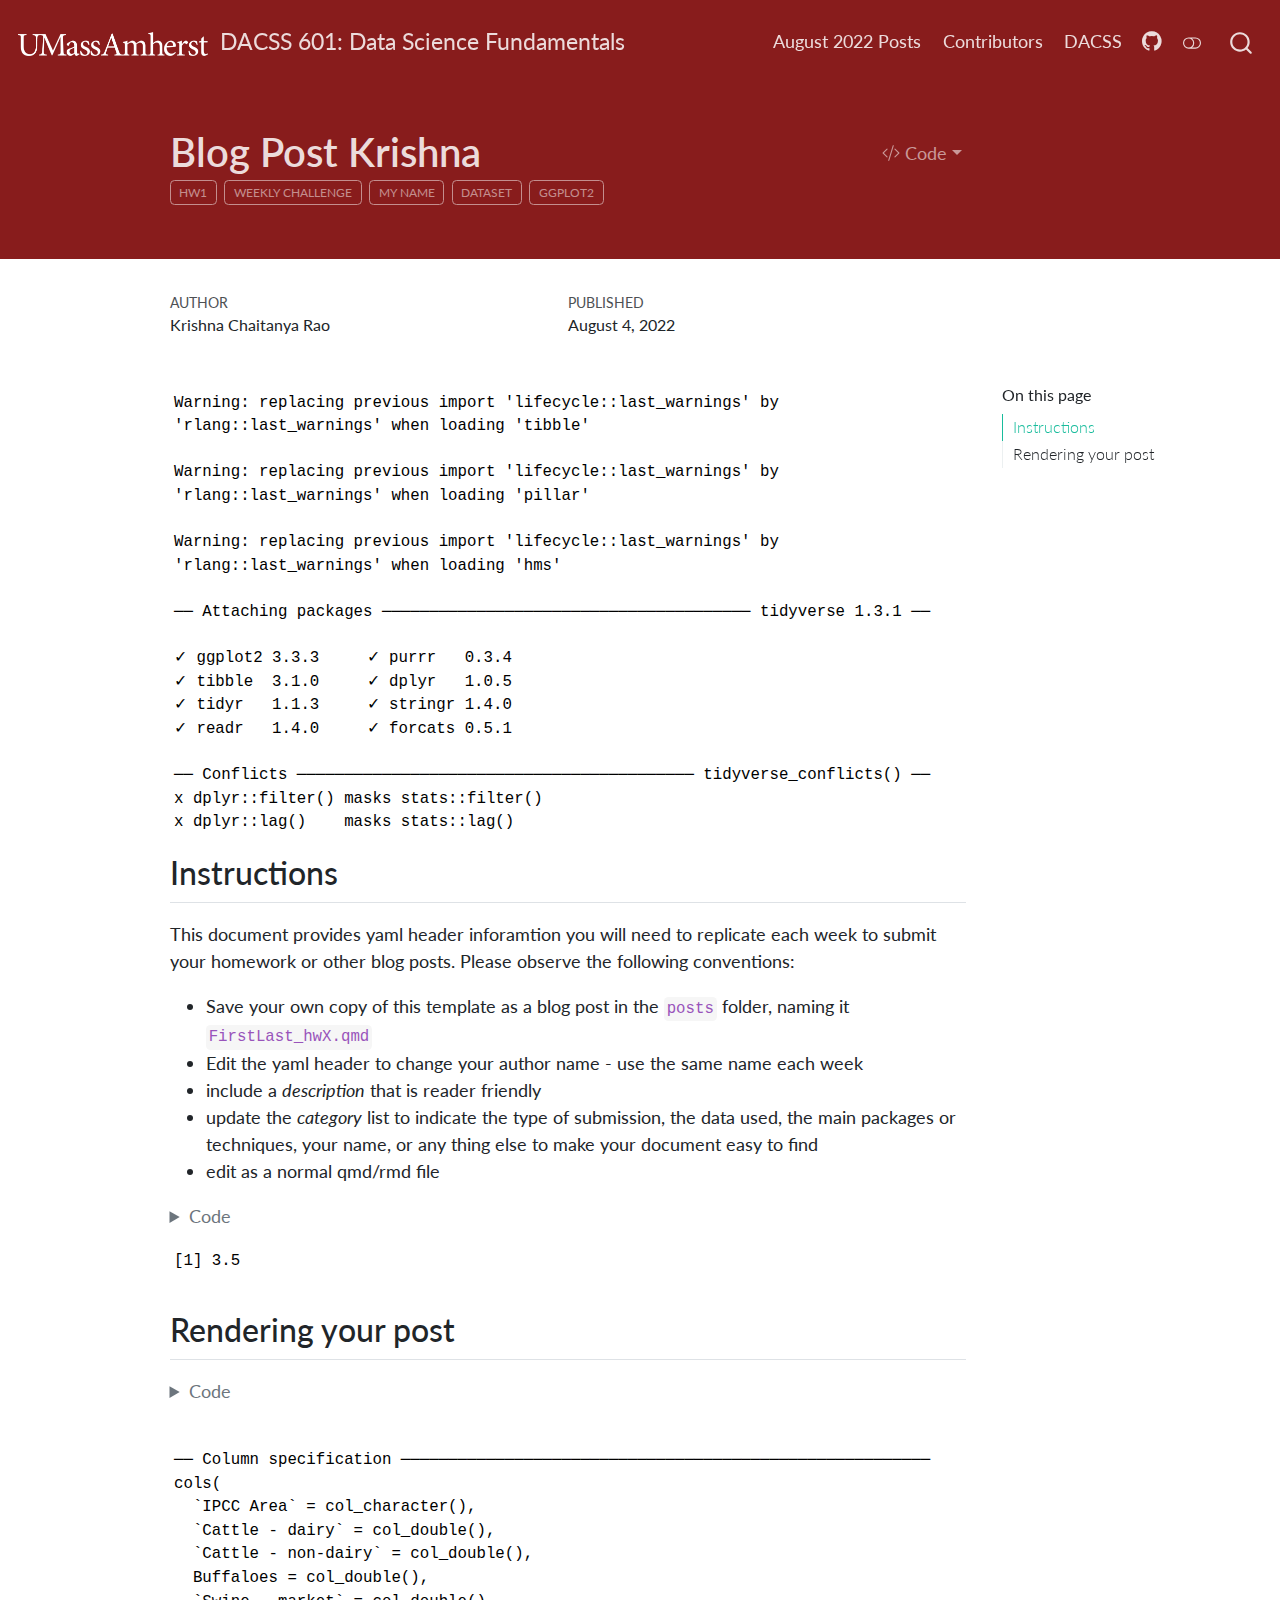
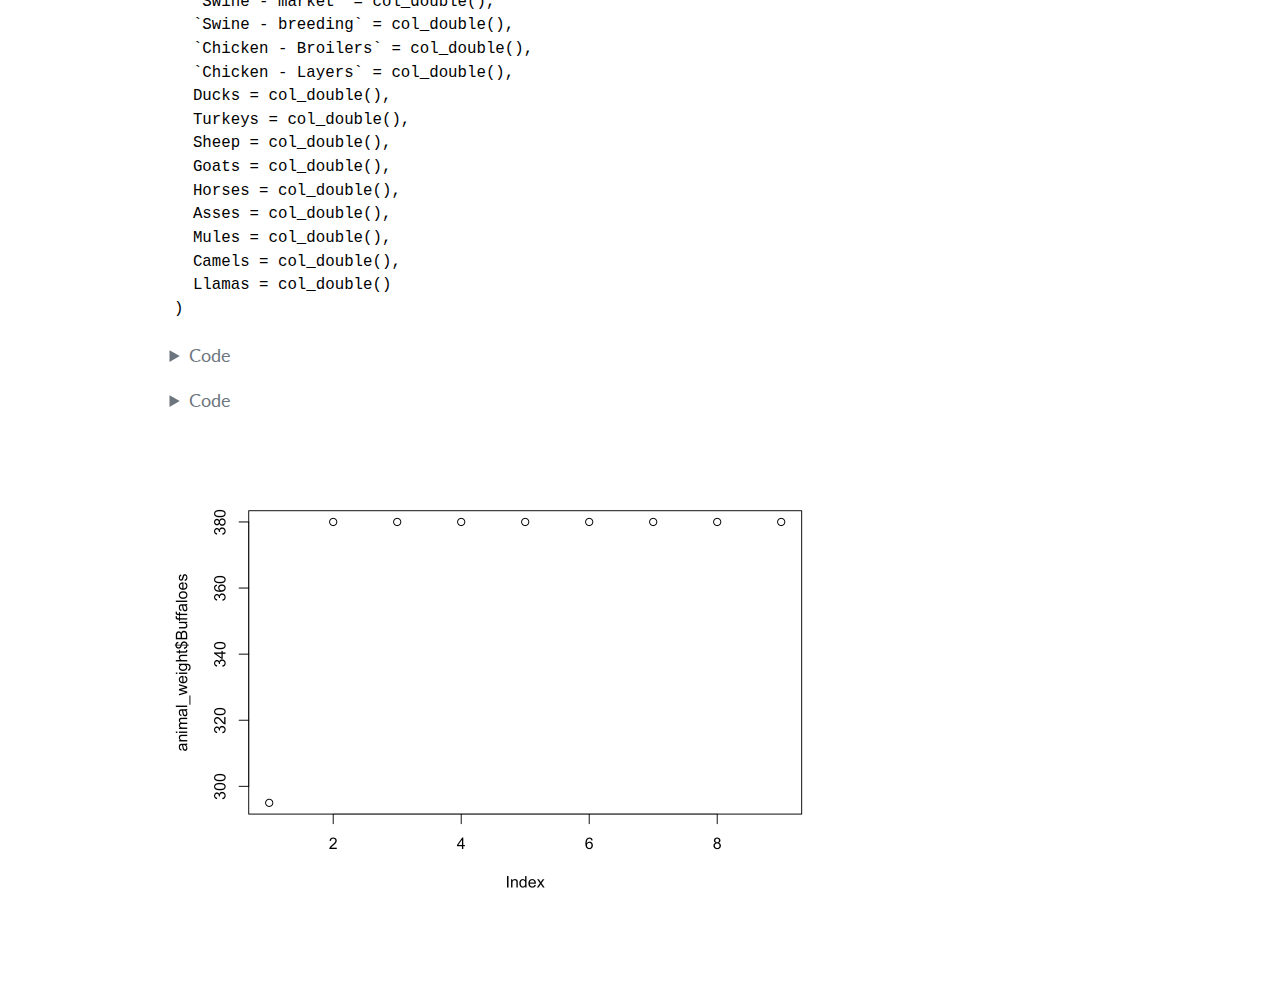
<file: posts/KrishnaPost.html>
<!DOCTYPE html>
<html xmlns="http://www.w3.org/1999/xhtml" lang="en" xml:lang="en"><head>

<meta charset="utf-8">
<meta name="generator" content="quarto-1.0.37">

<meta name="viewport" content="width=device-width, initial-scale=1.0, user-scalable=yes">

<meta name="author" content="Krishna Chaitanya Rao">
<meta name="dcterms.date" content="2022-08-04">

<title>DACSS 601: Data Science Fundamentals - Blog Post Krishna</title>
<style>
code{white-space: pre-wrap;}
span.smallcaps{font-variant: small-caps;}
span.underline{text-decoration: underline;}
div.column{display: inline-block; vertical-align: top; width: 50%;}
div.hanging-indent{margin-left: 1.5em; text-indent: -1.5em;}
ul.task-list{list-style: none;}
pre > code.sourceCode { white-space: pre; position: relative; }
pre > code.sourceCode > span { display: inline-block; line-height: 1.25; }
pre > code.sourceCode > span:empty { height: 1.2em; }
.sourceCode { overflow: visible; }
code.sourceCode > span { color: inherit; text-decoration: inherit; }
div.sourceCode { margin: 1em 0; }
pre.sourceCode { margin: 0; }
@media screen {
div.sourceCode { overflow: auto; }
}
@media print {
pre > code.sourceCode { white-space: pre-wrap; }
pre > code.sourceCode > span { text-indent: -5em; padding-left: 5em; }
}
pre.numberSource code
  { counter-reset: source-line 0; }
pre.numberSource code > span
  { position: relative; left: -4em; counter-increment: source-line; }
pre.numberSource code > span > a:first-child::before
  { content: counter(source-line);
    position: relative; left: -1em; text-align: right; vertical-align: baseline;
    border: none; display: inline-block;
    -webkit-touch-callout: none; -webkit-user-select: none;
    -khtml-user-select: none; -moz-user-select: none;
    -ms-user-select: none; user-select: none;
    padding: 0 4px; width: 4em;
    color: #aaaaaa;
  }
pre.numberSource { margin-left: 3em; border-left: 1px solid #aaaaaa;  padding-left: 4px; }
div.sourceCode
  {   }
@media screen {
pre > code.sourceCode > span > a:first-child::before { text-decoration: underline; }
}
code span.al { color: #ff0000; font-weight: bold; } /* Alert */
code span.an { color: #60a0b0; font-weight: bold; font-style: italic; } /* Annotation */
code span.at { color: #7d9029; } /* Attribute */
code span.bn { color: #40a070; } /* BaseN */
code span.bu { } /* BuiltIn */
code span.cf { color: #007020; font-weight: bold; } /* ControlFlow */
code span.ch { color: #4070a0; } /* Char */
code span.cn { color: #880000; } /* Constant */
code span.co { color: #60a0b0; font-style: italic; } /* Comment */
code span.cv { color: #60a0b0; font-weight: bold; font-style: italic; } /* CommentVar */
code span.do { color: #ba2121; font-style: italic; } /* Documentation */
code span.dt { color: #902000; } /* DataType */
code span.dv { color: #40a070; } /* DecVal */
code span.er { color: #ff0000; font-weight: bold; } /* Error */
code span.ex { } /* Extension */
code span.fl { color: #40a070; } /* Float */
code span.fu { color: #06287e; } /* Function */
code span.im { } /* Import */
code span.in { color: #60a0b0; font-weight: bold; font-style: italic; } /* Information */
code span.kw { color: #007020; font-weight: bold; } /* Keyword */
code span.op { color: #666666; } /* Operator */
code span.ot { color: #007020; } /* Other */
code span.pp { color: #bc7a00; } /* Preprocessor */
code span.sc { color: #4070a0; } /* SpecialChar */
code span.ss { color: #bb6688; } /* SpecialString */
code span.st { color: #4070a0; } /* String */
code span.va { color: #19177c; } /* Variable */
code span.vs { color: #4070a0; } /* VerbatimString */
code span.wa { color: #60a0b0; font-weight: bold; font-style: italic; } /* Warning */
</style>


<script src="../site_libs/quarto-nav/quarto-nav.js"></script>
<script src="../site_libs/quarto-nav/headroom.min.js"></script>
<script src="../site_libs/clipboard/clipboard.min.js"></script>
<script src="../site_libs/quarto-search/autocomplete.umd.js"></script>
<script src="../site_libs/quarto-search/fuse.min.js"></script>
<script src="../site_libs/quarto-search/quarto-search.js"></script>
<meta name="quarto:offset" content="../">
<link href="../images/DACSS_Round_Network.png" rel="icon" type="image/png">
<script src="../site_libs/quarto-html/quarto.js"></script>
<script src="../site_libs/quarto-html/popper.min.js"></script>
<script src="../site_libs/quarto-html/tippy.umd.min.js"></script>
<script src="../site_libs/quarto-html/anchor.min.js"></script>
<link href="../site_libs/quarto-html/tippy.css" rel="stylesheet">
<link href="../site_libs/quarto-html/quarto-syntax-highlighting.css" rel="stylesheet" class="quarto-color-scheme" id="quarto-text-highlighting-styles">
<link href="../site_libs/quarto-html/quarto-syntax-highlighting-dark.css" rel="prefetch" class="quarto-color-scheme quarto-color-alternate" id="quarto-text-highlighting-styles">
<script src="../site_libs/bootstrap/bootstrap.min.js"></script>
<link href="../site_libs/bootstrap/bootstrap-icons.css" rel="stylesheet">
<link href="../site_libs/bootstrap/bootstrap.min.css" rel="stylesheet" class="quarto-color-scheme" id="quarto-bootstrap" data-mode="light">
<link href="../site_libs/bootstrap/bootstrap-dark.min.css" rel="prefetch" class="quarto-color-scheme quarto-color-alternate" id="quarto-bootstrap" data-mode="dark">
<script id="quarto-search-options" type="application/json">{
  "location": "navbar",
  "copy-button": false,
  "collapse-after": 3,
  "panel-placement": "end",
  "type": "overlay",
  "limit": 20,
  "language": {
    "search-no-results-text": "No results",
    "search-matching-documents-text": "matching documents",
    "search-copy-link-title": "Copy link to search",
    "search-hide-matches-text": "Hide additional matches",
    "search-more-match-text": "more match in this document",
    "search-more-matches-text": "more matches in this document",
    "search-clear-button-title": "Clear",
    "search-detached-cancel-button-title": "Cancel",
    "search-submit-button-title": "Submit"
  }
}</script>


<link rel="stylesheet" href="../styles.css">
<meta name="twitter:title" content="DACSS 601: Data Science Fundamentals - Blog Post Krishna">
<meta name="twitter:description" content="This document provides yaml header inforamtion you will need to replicate each week to submit your homework or other blog posts. Please observe the following conventions:">
<meta name="twitter:creator" content="@UMassDACSS">
<meta name="twitter:card" content="summary">
</head>

<body class="nav-fixed">

<div id="quarto-search-results"></div>
  <header id="quarto-header" class="headroom fixed-top">
    <nav class="navbar navbar-expand-lg navbar-dark ">
      <div class="navbar-container container-fluid">
      <a class="navbar-brand" href="../index.html">
    <img src="../images/UMass White Wordmark Horiz.png" alt="">
    <span class="navbar-title">DACSS 601: Data Science Fundamentals</span>
  </a>
          <button class="navbar-toggler" type="button" data-bs-toggle="collapse" data-bs-target="#navbarCollapse" aria-controls="navbarCollapse" aria-expanded="false" aria-label="Toggle navigation" onclick="if (window.quartoToggleHeadroom) { window.quartoToggleHeadroom(); }">
  <span class="navbar-toggler-icon"></span>
</button>
          <div class="collapse navbar-collapse" id="navbarCollapse">
            <ul class="navbar-nav navbar-nav-scroll ms-auto">
  <li class="nav-item">
    <a class="nav-link" href="https://dacss.github.io/dacss601_august2022/">August 2022 Posts</a>
  </li>  
  <li class="nav-item">
    <a class="nav-link" href="../about.html">Contributors</a>
  </li>  
  <li class="nav-item">
    <a class="nav-link" href="https://umass.edu/sbs/dacss">DACSS</a>
  </li>  
  <li class="nav-item compact">
    <a class="nav-link" href="https://github.com/DACSS/dacss601_august2022"><i class="bi bi-github" role="img" aria-label="GitHub">
</i> 
 </a>
  </li>  
</ul>
              <div class="quarto-toggle-container">
                  <a href="" class="quarto-color-scheme-toggle nav-link" onclick="window.quartoToggleColorScheme(); return false;" title="Toggle dark mode"><i class="bi"></i></a>
              </div>
              <div id="quarto-search" class="" title="Search"></div>
          </div> <!-- /navcollapse -->
      </div> <!-- /container-fluid -->
    </nav>
</header>
<!-- content -->
<header id="title-block-header" class="quarto-title-block default page-columns page-full">
  <div class="quarto-title-banner page-columns page-full">
    <div class="quarto-title column-body">
      <div class="quarto-title-block"><div><h1 class="title">Blog Post Krishna</h1><button type="button" class="btn code-tools-button dropdown-toggle" id="quarto-code-tools-menu" data-bs-toggle="dropdown" aria-expanded="false"><i class="bi"></i> Code</button><ul class="dropdown-menu dropdown-menu-end" aria-labelelledby="quarto-code-tools-menu"><li><a id="quarto-show-all-code" class="dropdown-item" href="javascript:void(0)" role="button">Show All Code</a></li><li><a id="quarto-hide-all-code" class="dropdown-item" href="javascript:void(0)" role="button">Hide All Code</a></li><li><hr class="dropdown-divider"></li><li><a id="quarto-view-source" class="dropdown-item" href="javascript:void(0)" role="button">View Source</a></li></ul></div></div>
                                <div class="quarto-categories">
                <div class="quarto-category">hw1</div>
                <div class="quarto-category">weekly challenge</div>
                <div class="quarto-category">my name</div>
                <div class="quarto-category">dataset</div>
                <div class="quarto-category">ggplot2</div>
              </div>
                  </div>
  </div>
    
  
  <div class="quarto-title-meta">

      <div>
      <div class="quarto-title-meta-heading">Author</div>
      <div class="quarto-title-meta-contents">
               <p>Krishna Chaitanya Rao </p>
            </div>
    </div>
      
      <div>
      <div class="quarto-title-meta-heading">Published</div>
      <div class="quarto-title-meta-contents">
        <p class="date">August 4, 2022</p>
      </div>
    </div>
      
    </div>
    
  
  </header><div id="quarto-content" class="quarto-container page-columns page-rows-contents page-layout-article page-navbar">
<!-- sidebar -->
<!-- margin-sidebar -->
    <div id="quarto-margin-sidebar" class="sidebar margin-sidebar">
        <nav id="TOC" role="doc-toc">
    <h2 id="toc-title">On this page</h2>
   
  <ul>
  <li><a href="#instructions" id="toc-instructions" class="nav-link active" data-scroll-target="#instructions">Instructions</a></li>
  <li><a href="#rendering-your-post" id="toc-rendering-your-post" class="nav-link" data-scroll-target="#rendering-your-post">Rendering your post</a></li>
  </ul>
</nav>
    </div>
<!-- main -->
<main class="content quarto-banner-title-block" id="quarto-document-content">




<div class="cell">
<div class="cell-output cell-output-stderr">
<pre><code>Warning: replacing previous import 'lifecycle::last_warnings' by
'rlang::last_warnings' when loading 'tibble'</code></pre>
</div>
<div class="cell-output cell-output-stderr">
<pre><code>Warning: replacing previous import 'lifecycle::last_warnings' by
'rlang::last_warnings' when loading 'pillar'</code></pre>
</div>
<div class="cell-output cell-output-stderr">
<pre><code>Warning: replacing previous import 'lifecycle::last_warnings' by
'rlang::last_warnings' when loading 'hms'</code></pre>
</div>
<div class="cell-output cell-output-stderr">
<pre><code>── Attaching packages ─────────────────────────────────────── tidyverse 1.3.1 ──</code></pre>
</div>
<div class="cell-output cell-output-stderr">
<pre><code>✓ ggplot2 3.3.3     ✓ purrr   0.3.4
✓ tibble  3.1.0     ✓ dplyr   1.0.5
✓ tidyr   1.1.3     ✓ stringr 1.4.0
✓ readr   1.4.0     ✓ forcats 0.5.1</code></pre>
</div>
<div class="cell-output cell-output-stderr">
<pre><code>── Conflicts ────────────────────────────────────────── tidyverse_conflicts() ──
x dplyr::filter() masks stats::filter()
x dplyr::lag()    masks stats::lag()</code></pre>
</div>
</div>
<section id="instructions" class="level2">
<h2 class="anchored" data-anchor-id="instructions">Instructions</h2>
<p>This document provides yaml header inforamtion you will need to replicate each week to submit your homework or other blog posts. Please observe the following conventions:</p>
<ul>
<li>Save your own copy of this template as a blog post in the <code>posts</code> folder, naming it <code>FirstLast_hwX.qmd</code></li>
<li>Edit the yaml header to change your author name - use the same name each week</li>
<li>include a <em>description</em> that is reader friendly</li>
<li>update the <em>category</em> list to indicate the type of submission, the data used, the main packages or techniques, your name, or any thing else to make your document easy to find</li>
<li>edit as a normal qmd/rmd file</li>
</ul>
<div class="cell">
<details>
<summary>Code</summary>
<div class="sourceCode cell-code" id="cb7"><pre class="sourceCode r code-with-copy"><code class="sourceCode r"><span id="cb7-1"><a href="#cb7-1" aria-hidden="true" tabindex="-1"></a>x <span class="ot">&lt;-</span> <span class="fu">c</span>(<span class="dv">2</span>,<span class="dv">3</span>,<span class="dv">4</span>,<span class="dv">5</span>)</span>
<span id="cb7-2"><a href="#cb7-2" aria-hidden="true" tabindex="-1"></a><span class="fu">mean</span>(x)</span></code><button title="Copy to Clipboard" class="code-copy-button"><i class="bi"></i></button></pre></div>
</details>
<div class="cell-output cell-output-stdout">
<pre><code>[1] 3.5</code></pre>
</div>
</div>
</section>
<section id="rendering-your-post" class="level2">
<h2 class="anchored" data-anchor-id="rendering-your-post">Rendering your post</h2>
<div class="cell">
<details>
<summary>Code</summary>
<div class="sourceCode cell-code" id="cb9"><pre class="sourceCode r code-with-copy"><code class="sourceCode r"><span id="cb9-1"><a href="#cb9-1" aria-hidden="true" tabindex="-1"></a><span class="fu">library</span>(readr)</span>
<span id="cb9-2"><a href="#cb9-2" aria-hidden="true" tabindex="-1"></a>animal_weight <span class="ot">&lt;-</span> <span class="fu">read_csv</span>(<span class="st">"/Users/krishnachaitanyarao/Desktop/dacss601_august2022//_data/animal_weight.csv"</span>)</span></code><button title="Copy to Clipboard" class="code-copy-button"><i class="bi"></i></button></pre></div>
</details>
<div class="cell-output cell-output-stderr">
<pre><code>
── Column specification ────────────────────────────────────────────────────────
cols(
  `IPCC Area` = col_character(),
  `Cattle - dairy` = col_double(),
  `Cattle - non-dairy` = col_double(),
  Buffaloes = col_double(),
  `Swine - market` = col_double(),
  `Swine - breeding` = col_double(),
  `Chicken - Broilers` = col_double(),
  `Chicken - Layers` = col_double(),
  Ducks = col_double(),
  Turkeys = col_double(),
  Sheep = col_double(),
  Goats = col_double(),
  Horses = col_double(),
  Asses = col_double(),
  Mules = col_double(),
  Camels = col_double(),
  Llamas = col_double()
)</code></pre>
</div>
<details>
<summary>Code</summary>
<div class="sourceCode cell-code" id="cb11"><pre class="sourceCode r code-with-copy"><code class="sourceCode r"><span id="cb11-1"><a href="#cb11-1" aria-hidden="true" tabindex="-1"></a><span class="fu">View</span>(animal_weight)</span></code><button title="Copy to Clipboard" class="code-copy-button"><i class="bi"></i></button></pre></div>
</details>
</div>
<div class="cell">
<details>
<summary>Code</summary>
<div class="sourceCode cell-code" id="cb12"><pre class="sourceCode r code-with-copy"><code class="sourceCode r"><span id="cb12-1"><a href="#cb12-1" aria-hidden="true" tabindex="-1"></a><span class="fu">plot</span>(animal_weight<span class="sc">$</span>Buffaloes)</span></code><button title="Copy to Clipboard" class="code-copy-button"><i class="bi"></i></button></pre></div>
</details>
<div class="cell-output-display">
<p><img src="KrishnaPost_files/figure-html/unnamed-chunk-3-1.png" class="img-fluid" width="672"></p>
</div>
</div>


<!-- -->

</section>

</main> <!-- /main -->
<script id="quarto-html-after-body" type="application/javascript">
window.document.addEventListener("DOMContentLoaded", function (event) {
  const toggleBodyColorMode = (bsSheetEl) => {
    const mode = bsSheetEl.getAttribute("data-mode");
    const bodyEl = window.document.querySelector("body");
    if (mode === "dark") {
      bodyEl.classList.add("quarto-dark");
      bodyEl.classList.remove("quarto-light");
    } else {
      bodyEl.classList.add("quarto-light");
      bodyEl.classList.remove("quarto-dark");
    }
  }
  const toggleBodyColorPrimary = () => {
    const bsSheetEl = window.document.querySelector("link#quarto-bootstrap");
    if (bsSheetEl) {
      toggleBodyColorMode(bsSheetEl);
    }
  }
  toggleBodyColorPrimary();  
  const disableStylesheet = (stylesheets) => {
    for (let i=0; i < stylesheets.length; i++) {
      const stylesheet = stylesheets[i];
      stylesheet.rel = 'prefetch';
    }
  }
  const enableStylesheet = (stylesheets) => {
    for (let i=0; i < stylesheets.length; i++) {
      const stylesheet = stylesheets[i];
      stylesheet.rel = 'stylesheet';
    }
  }
  const manageTransitions = (selector, allowTransitions) => {
    const els = window.document.querySelectorAll(selector);
    for (let i=0; i < els.length; i++) {
      const el = els[i];
      if (allowTransitions) {
        el.classList.remove('notransition');
      } else {
        el.classList.add('notransition');
      }
    }
  }
  const toggleColorMode = (alternate) => {
    // Switch the stylesheets
    const alternateStylesheets = window.document.querySelectorAll('link.quarto-color-scheme.quarto-color-alternate');
    manageTransitions('#quarto-margin-sidebar .nav-link', false);
    if (alternate) {
      enableStylesheet(alternateStylesheets);
      for (const sheetNode of alternateStylesheets) {
        if (sheetNode.id === "quarto-bootstrap") {
          toggleBodyColorMode(sheetNode);
        }
      }
    } else {
      disableStylesheet(alternateStylesheets);
      toggleBodyColorPrimary();
    }
    manageTransitions('#quarto-margin-sidebar .nav-link', true);
    // Switch the toggles
    const toggles = window.document.querySelectorAll('.quarto-color-scheme-toggle');
    for (let i=0; i < toggles.length; i++) {
      const toggle = toggles[i];
      if (toggle) {
        if (alternate) {
          toggle.classList.add("alternate");     
        } else {
          toggle.classList.remove("alternate");
        }
      }
    }
  }
  const isFileUrl = () => { 
    return window.location.protocol === 'file:';
  }
  const hasAlternateSentinel = () => {  
    let styleSentinel = getColorSchemeSentinel();
    if (styleSentinel !== null) {
      return styleSentinel === "alternate";
    } else {
      return false;
    }
  }
  const setStyleSentinel = (alternate) => {
    const value = alternate ? "alternate" : "default";
    if (!isFileUrl()) {
      window.localStorage.setItem("quarto-color-scheme", value);
    } else {
      localAlternateSentinel = value;
    }
  }
  const getColorSchemeSentinel = () => {
    if (!isFileUrl()) {
      const storageValue = window.localStorage.getItem("quarto-color-scheme");
      return storageValue != null ? storageValue : localAlternateSentinel;
    } else {
      return localAlternateSentinel;
    }
  }
  let localAlternateSentinel = 'default';
  // Dark / light mode switch
  window.quartoToggleColorScheme = () => {
    // Read the current dark / light value 
    let toAlternate = !hasAlternateSentinel();
    toggleColorMode(toAlternate);
    setStyleSentinel(toAlternate);
  };
  // Ensure there is a toggle, if there isn't float one in the top right
  if (window.document.querySelector('.quarto-color-scheme-toggle') === null) {
    const a = window.document.createElement('a');
    a.classList.add('top-right');
    a.classList.add('quarto-color-scheme-toggle');
    a.href = "";
    a.onclick = function() { try { window.quartoToggleColorScheme(); } catch {} return false; };
    const i = window.document.createElement("i");
    i.classList.add('bi');
    a.appendChild(i);
    window.document.body.appendChild(a);
  }
  // Switch to dark mode if need be
  if (hasAlternateSentinel()) {
    toggleColorMode(true);
  } 
  const icon = "";
  const anchorJS = new window.AnchorJS();
  anchorJS.options = {
    placement: 'right',
    icon: icon
  };
  anchorJS.add('.anchored');
  const clipboard = new window.ClipboardJS('.code-copy-button', {
    target: function(trigger) {
      return trigger.previousElementSibling;
    }
  });
  clipboard.on('success', function(e) {
    // button target
    const button = e.trigger;
    // don't keep focus
    button.blur();
    // flash "checked"
    button.classList.add('code-copy-button-checked');
    var currentTitle = button.getAttribute("title");
    button.setAttribute("title", "Copied!");
    setTimeout(function() {
      button.setAttribute("title", currentTitle);
      button.classList.remove('code-copy-button-checked');
    }, 1000);
    // clear code selection
    e.clearSelection();
  });
  const viewSource = window.document.getElementById('quarto-view-source') ||
                     window.document.getElementById('quarto-code-tools-source');
  if (viewSource) {
    const sourceUrl = viewSource.getAttribute("data-quarto-source-url");
    viewSource.addEventListener("click", function(e) {
      if (sourceUrl) {
        // rstudio viewer pane
        if (/\bcapabilities=\b/.test(window.location)) {
          window.open(sourceUrl);
        } else {
          window.location.href = sourceUrl;
        }
      } else {
        const modal = new bootstrap.Modal(document.getElementById('quarto-embedded-source-code-modal'));
        modal.show();
      }
      return false;
    });
  }
  function toggleCodeHandler(show) {
    return function(e) {
      const detailsSrc = window.document.querySelectorAll(".cell > details > .sourceCode");
      for (let i=0; i<detailsSrc.length; i++) {
        const details = detailsSrc[i].parentElement;
        if (show) {
          details.open = true;
        } else {
          details.removeAttribute("open");
        }
      }
      const cellCodeDivs = window.document.querySelectorAll(".cell > .sourceCode");
      const fromCls = show ? "hidden" : "unhidden";
      const toCls = show ? "unhidden" : "hidden";
      for (let i=0; i<cellCodeDivs.length; i++) {
        const codeDiv = cellCodeDivs[i];
        if (codeDiv.classList.contains(fromCls)) {
          codeDiv.classList.remove(fromCls);
          codeDiv.classList.add(toCls);
        } 
      }
      return false;
    }
  }
  const hideAllCode = window.document.getElementById("quarto-hide-all-code");
  if (hideAllCode) {
    hideAllCode.addEventListener("click", toggleCodeHandler(false));
  }
  const showAllCode = window.document.getElementById("quarto-show-all-code");
  if (showAllCode) {
    showAllCode.addEventListener("click", toggleCodeHandler(true));
  }
  function tippyHover(el, contentFn) {
    const config = {
      allowHTML: true,
      content: contentFn,
      maxWidth: 500,
      delay: 100,
      arrow: false,
      appendTo: function(el) {
          return el.parentElement;
      },
      interactive: true,
      interactiveBorder: 10,
      theme: 'quarto',
      placement: 'bottom-start'
    };
    window.tippy(el, config); 
  }
  const noterefs = window.document.querySelectorAll('a[role="doc-noteref"]');
  for (var i=0; i<noterefs.length; i++) {
    const ref = noterefs[i];
    tippyHover(ref, function() {
      let href = ref.getAttribute('href');
      try { href = new URL(href).hash; } catch {}
      const id = href.replace(/^#\/?/, "");
      const note = window.document.getElementById(id);
      return note.innerHTML;
    });
  }
  var bibliorefs = window.document.querySelectorAll('a[role="doc-biblioref"]');
  for (var i=0; i<bibliorefs.length; i++) {
    const ref = bibliorefs[i];
    const cites = ref.parentNode.getAttribute('data-cites').split(' ');
    tippyHover(ref, function() {
      var popup = window.document.createElement('div');
      cites.forEach(function(cite) {
        var citeDiv = window.document.createElement('div');
        citeDiv.classList.add('hanging-indent');
        citeDiv.classList.add('csl-entry');
        var biblioDiv = window.document.getElementById('ref-' + cite);
        if (biblioDiv) {
          citeDiv.innerHTML = biblioDiv.innerHTML;
        }
        popup.appendChild(citeDiv);
      });
      return popup.innerHTML;
    });
  }
});
</script><div class="modal fade" id="quarto-embedded-source-code-modal" tabindex="-1" aria-labelledby="quarto-embedded-source-code-modal-label" aria-hidden="true"><div class="modal-dialog modal-dialog-scrollable"><div class="modal-content"><div class="modal-header"><h5 class="modal-title" id="quarto-embedded-source-code-modal-label">Source Code</h5><button class="btn-close" data-bs-dismiss="modal"></button></div><div class="modal-body"><div class="">
<div class="sourceCode" id="cb13" data-shortcodes="false"><pre class="sourceCode markdown code-with-copy"><code class="sourceCode markdown"><span id="cb13-1"><a href="#cb13-1" aria-hidden="true" tabindex="-1"></a><span class="co">---</span></span>
<span id="cb13-2"><a href="#cb13-2" aria-hidden="true" tabindex="-1"></a><span class="an">title:</span><span class="co"> "Blog Post Krishna"</span></span>
<span id="cb13-3"><a href="#cb13-3" aria-hidden="true" tabindex="-1"></a><span class="an">author:</span><span class="co"> "Krishna Chaitanya Rao"</span></span>
<span id="cb13-4"><a href="#cb13-4" aria-hidden="true" tabindex="-1"></a><span class="an">desription:</span><span class="co"> "Something to describe what I did"</span></span>
<span id="cb13-5"><a href="#cb13-5" aria-hidden="true" tabindex="-1"></a><span class="an">date:</span><span class="co"> "08/04/2022"</span></span>
<span id="cb13-6"><a href="#cb13-6" aria-hidden="true" tabindex="-1"></a><span class="an">format:</span></span>
<span id="cb13-7"><a href="#cb13-7" aria-hidden="true" tabindex="-1"></a><span class="co">  html:</span></span>
<span id="cb13-8"><a href="#cb13-8" aria-hidden="true" tabindex="-1"></a><span class="co">    toc: true</span></span>
<span id="cb13-9"><a href="#cb13-9" aria-hidden="true" tabindex="-1"></a><span class="co">    code-fold: true</span></span>
<span id="cb13-10"><a href="#cb13-10" aria-hidden="true" tabindex="-1"></a><span class="co">    code-copy: true</span></span>
<span id="cb13-11"><a href="#cb13-11" aria-hidden="true" tabindex="-1"></a><span class="co">    code-tools: true</span></span>
<span id="cb13-12"><a href="#cb13-12" aria-hidden="true" tabindex="-1"></a><span class="an">categories:</span></span>
<span id="cb13-13"><a href="#cb13-13" aria-hidden="true" tabindex="-1"></a><span class="co">  - hw1</span></span>
<span id="cb13-14"><a href="#cb13-14" aria-hidden="true" tabindex="-1"></a><span class="co">  - weekly challenge</span></span>
<span id="cb13-15"><a href="#cb13-15" aria-hidden="true" tabindex="-1"></a><span class="co">  - my name</span></span>
<span id="cb13-16"><a href="#cb13-16" aria-hidden="true" tabindex="-1"></a><span class="co">  - dataset</span></span>
<span id="cb13-17"><a href="#cb13-17" aria-hidden="true" tabindex="-1"></a><span class="co">  - ggplot2</span></span>
<span id="cb13-18"><a href="#cb13-18" aria-hidden="true" tabindex="-1"></a><span class="co">---</span></span>
<span id="cb13-19"><a href="#cb13-19" aria-hidden="true" tabindex="-1"></a></span>
<span id="cb13-20"><a href="#cb13-20" aria-hidden="true" tabindex="-1"></a><span class="in">```{r setup, echo=FALSE}</span></span>
<span id="cb13-21"><a href="#cb13-21" aria-hidden="true" tabindex="-1"></a><span class="fu">library</span>(tidyverse)</span>
<span id="cb13-22"><a href="#cb13-22" aria-hidden="true" tabindex="-1"></a></span>
<span id="cb13-23"><a href="#cb13-23" aria-hidden="true" tabindex="-1"></a><span class="in">```</span></span>
<span id="cb13-24"><a href="#cb13-24" aria-hidden="true" tabindex="-1"></a></span>
<span id="cb13-25"><a href="#cb13-25" aria-hidden="true" tabindex="-1"></a><span class="fu">## Instructions</span></span>
<span id="cb13-26"><a href="#cb13-26" aria-hidden="true" tabindex="-1"></a></span>
<span id="cb13-27"><a href="#cb13-27" aria-hidden="true" tabindex="-1"></a>This document provides yaml header inforamtion you will need to replicate each week to submit your homework or other blog posts. Please observe the following conventions:</span>
<span id="cb13-28"><a href="#cb13-28" aria-hidden="true" tabindex="-1"></a></span>
<span id="cb13-29"><a href="#cb13-29" aria-hidden="true" tabindex="-1"></a><span class="ss">-   </span>Save your own copy of this template as a blog post in the <span class="in">`posts`</span> folder, naming it <span class="in">`FirstLast_hwX.qmd`</span></span>
<span id="cb13-30"><a href="#cb13-30" aria-hidden="true" tabindex="-1"></a><span class="ss">-   </span>Edit the yaml header to change your author name - use the same name each week</span>
<span id="cb13-31"><a href="#cb13-31" aria-hidden="true" tabindex="-1"></a><span class="ss">-   </span>include a *description* that is reader friendly</span>
<span id="cb13-32"><a href="#cb13-32" aria-hidden="true" tabindex="-1"></a><span class="ss">-   </span>update the *category* list to indicate the type of submission, the data used, the main packages or techniques, your name, or any thing else to make your document easy to find</span>
<span id="cb13-33"><a href="#cb13-33" aria-hidden="true" tabindex="-1"></a><span class="ss">-   </span>edit as a normal qmd/rmd file</span>
<span id="cb13-34"><a href="#cb13-34" aria-hidden="true" tabindex="-1"></a></span>
<span id="cb13-35"><a href="#cb13-35" aria-hidden="true" tabindex="-1"></a></span>
<span id="cb13-38"><a href="#cb13-38" aria-hidden="true" tabindex="-1"></a><span class="in">```{r}</span></span>
<span id="cb13-39"><a href="#cb13-39" aria-hidden="true" tabindex="-1"></a>x <span class="ot">&lt;-</span> <span class="fu">c</span>(<span class="dv">2</span>,<span class="dv">3</span>,<span class="dv">4</span>,<span class="dv">5</span>)</span>
<span id="cb13-40"><a href="#cb13-40" aria-hidden="true" tabindex="-1"></a><span class="fu">mean</span>(x)</span>
<span id="cb13-41"><a href="#cb13-41" aria-hidden="true" tabindex="-1"></a><span class="in">```</span></span>
<span id="cb13-42"><a href="#cb13-42" aria-hidden="true" tabindex="-1"></a></span>
<span id="cb13-43"><a href="#cb13-43" aria-hidden="true" tabindex="-1"></a><span class="fu">## Rendering your post</span></span>
<span id="cb13-44"><a href="#cb13-44" aria-hidden="true" tabindex="-1"></a></span>
<span id="cb13-47"><a href="#cb13-47" aria-hidden="true" tabindex="-1"></a><span class="in">```{r}</span></span>
<span id="cb13-48"><a href="#cb13-48" aria-hidden="true" tabindex="-1"></a><span class="fu">library</span>(readr)</span>
<span id="cb13-49"><a href="#cb13-49" aria-hidden="true" tabindex="-1"></a>animal_weight <span class="ot">&lt;-</span> <span class="fu">read_csv</span>(<span class="st">"/Users/krishnachaitanyarao/Desktop/dacss601_august2022//_data/animal_weight.csv"</span>)</span>
<span id="cb13-50"><a href="#cb13-50" aria-hidden="true" tabindex="-1"></a><span class="fu">View</span>(animal_weight)</span>
<span id="cb13-51"><a href="#cb13-51" aria-hidden="true" tabindex="-1"></a></span>
<span id="cb13-52"><a href="#cb13-52" aria-hidden="true" tabindex="-1"></a><span class="in">```</span></span>
<span id="cb13-55"><a href="#cb13-55" aria-hidden="true" tabindex="-1"></a><span class="in">```{r}</span></span>
<span id="cb13-56"><a href="#cb13-56" aria-hidden="true" tabindex="-1"></a><span class="fu">plot</span>(animal_weight<span class="sc">$</span>Buffaloes)</span>
<span id="cb13-57"><a href="#cb13-57" aria-hidden="true" tabindex="-1"></a><span class="in">```</span></span>
</code><button title="Copy to Clipboard" class="code-copy-button"><i class="bi"></i></button></pre></div>
</div></div></div></div></div>
</div> <!-- /content -->



</body></html>
</file>
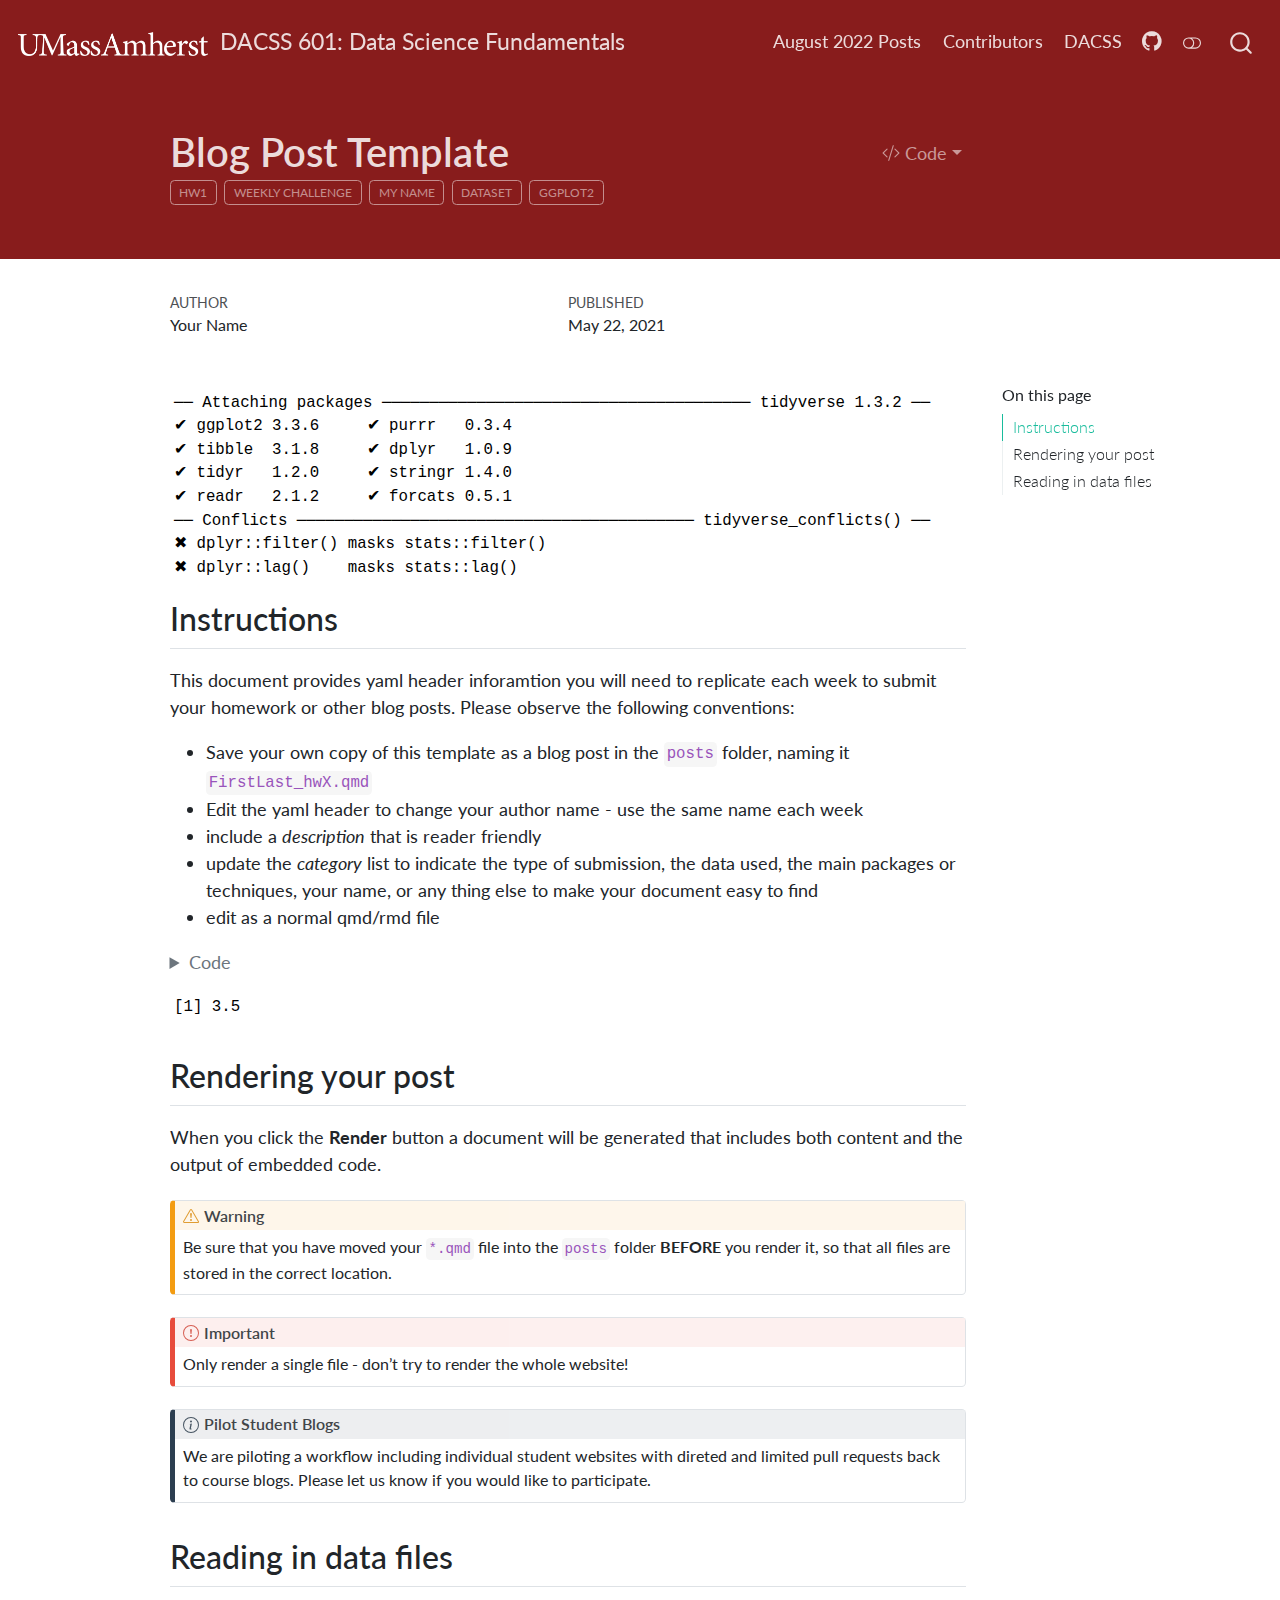
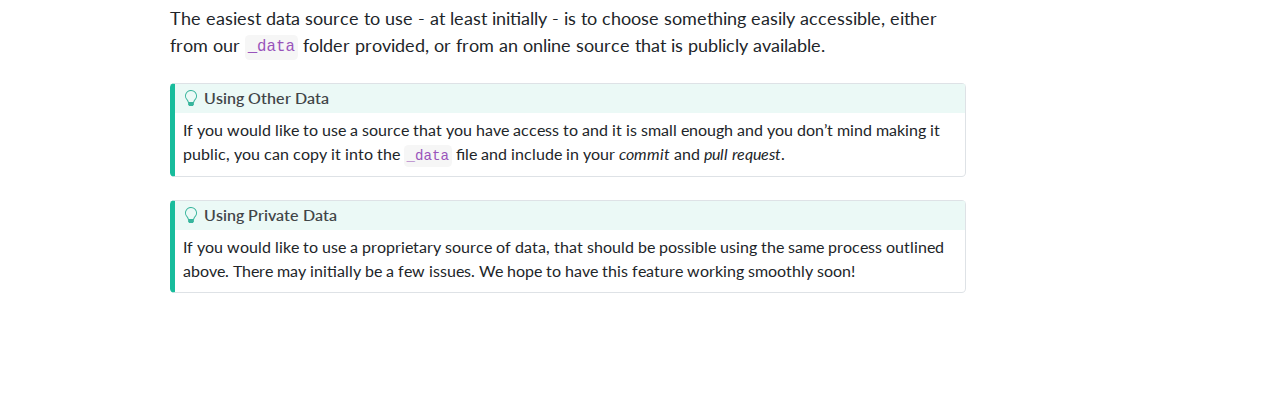
<file: posts/Post_Template.html>
<!DOCTYPE html>
<html xmlns="http://www.w3.org/1999/xhtml" lang="en" xml:lang="en"><head>

<meta charset="utf-8">
<meta name="generator" content="quarto-1.0.37">

<meta name="viewport" content="width=device-width, initial-scale=1.0, user-scalable=yes">

<meta name="author" content="Your Name">
<meta name="dcterms.date" content="2021-05-22">

<title>DACSS 601: Data Science Fundamentals - Blog Post Template</title>
<style>
code{white-space: pre-wrap;}
span.smallcaps{font-variant: small-caps;}
span.underline{text-decoration: underline;}
div.column{display: inline-block; vertical-align: top; width: 50%;}
div.hanging-indent{margin-left: 1.5em; text-indent: -1.5em;}
ul.task-list{list-style: none;}
pre > code.sourceCode { white-space: pre; position: relative; }
pre > code.sourceCode > span { display: inline-block; line-height: 1.25; }
pre > code.sourceCode > span:empty { height: 1.2em; }
.sourceCode { overflow: visible; }
code.sourceCode > span { color: inherit; text-decoration: inherit; }
div.sourceCode { margin: 1em 0; }
pre.sourceCode { margin: 0; }
@media screen {
div.sourceCode { overflow: auto; }
}
@media print {
pre > code.sourceCode { white-space: pre-wrap; }
pre > code.sourceCode > span { text-indent: -5em; padding-left: 5em; }
}
pre.numberSource code
  { counter-reset: source-line 0; }
pre.numberSource code > span
  { position: relative; left: -4em; counter-increment: source-line; }
pre.numberSource code > span > a:first-child::before
  { content: counter(source-line);
    position: relative; left: -1em; text-align: right; vertical-align: baseline;
    border: none; display: inline-block;
    -webkit-touch-callout: none; -webkit-user-select: none;
    -khtml-user-select: none; -moz-user-select: none;
    -ms-user-select: none; user-select: none;
    padding: 0 4px; width: 4em;
    color: #aaaaaa;
  }
pre.numberSource { margin-left: 3em; border-left: 1px solid #aaaaaa;  padding-left: 4px; }
div.sourceCode
  {   }
@media screen {
pre > code.sourceCode > span > a:first-child::before { text-decoration: underline; }
}
code span.al { color: #ff0000; font-weight: bold; } /* Alert */
code span.an { color: #60a0b0; font-weight: bold; font-style: italic; } /* Annotation */
code span.at { color: #7d9029; } /* Attribute */
code span.bn { color: #40a070; } /* BaseN */
code span.bu { } /* BuiltIn */
code span.cf { color: #007020; font-weight: bold; } /* ControlFlow */
code span.ch { color: #4070a0; } /* Char */
code span.cn { color: #880000; } /* Constant */
code span.co { color: #60a0b0; font-style: italic; } /* Comment */
code span.cv { color: #60a0b0; font-weight: bold; font-style: italic; } /* CommentVar */
code span.do { color: #ba2121; font-style: italic; } /* Documentation */
code span.dt { color: #902000; } /* DataType */
code span.dv { color: #40a070; } /* DecVal */
code span.er { color: #ff0000; font-weight: bold; } /* Error */
code span.ex { } /* Extension */
code span.fl { color: #40a070; } /* Float */
code span.fu { color: #06287e; } /* Function */
code span.im { } /* Import */
code span.in { color: #60a0b0; font-weight: bold; font-style: italic; } /* Information */
code span.kw { color: #007020; font-weight: bold; } /* Keyword */
code span.op { color: #666666; } /* Operator */
code span.ot { color: #007020; } /* Other */
code span.pp { color: #bc7a00; } /* Preprocessor */
code span.sc { color: #4070a0; } /* SpecialChar */
code span.ss { color: #bb6688; } /* SpecialString */
code span.st { color: #4070a0; } /* String */
code span.va { color: #19177c; } /* Variable */
code span.vs { color: #4070a0; } /* VerbatimString */
code span.wa { color: #60a0b0; font-weight: bold; font-style: italic; } /* Warning */
</style>


<script src="../site_libs/quarto-nav/quarto-nav.js"></script>
<script src="../site_libs/quarto-nav/headroom.min.js"></script>
<script src="../site_libs/clipboard/clipboard.min.js"></script>
<script src="../site_libs/quarto-search/autocomplete.umd.js"></script>
<script src="../site_libs/quarto-search/fuse.min.js"></script>
<script src="../site_libs/quarto-search/quarto-search.js"></script>
<meta name="quarto:offset" content="../">
<link href="../images/DACSS_Round_Network.png" rel="icon" type="image/png">
<script src="../site_libs/quarto-html/quarto.js"></script>
<script src="../site_libs/quarto-html/popper.min.js"></script>
<script src="../site_libs/quarto-html/tippy.umd.min.js"></script>
<script src="../site_libs/quarto-html/anchor.min.js"></script>
<link href="../site_libs/quarto-html/tippy.css" rel="stylesheet">
<link href="../site_libs/quarto-html/quarto-syntax-highlighting.css" rel="stylesheet" class="quarto-color-scheme" id="quarto-text-highlighting-styles">
<link href="../site_libs/quarto-html/quarto-syntax-highlighting-dark.css" rel="prefetch" class="quarto-color-scheme quarto-color-alternate" id="quarto-text-highlighting-styles">
<script src="../site_libs/bootstrap/bootstrap.min.js"></script>
<link href="../site_libs/bootstrap/bootstrap-icons.css" rel="stylesheet">
<link href="../site_libs/bootstrap/bootstrap.min.css" rel="stylesheet" class="quarto-color-scheme" id="quarto-bootstrap" data-mode="light">
<link href="../site_libs/bootstrap/bootstrap-dark.min.css" rel="prefetch" class="quarto-color-scheme quarto-color-alternate" id="quarto-bootstrap" data-mode="dark">
<script id="quarto-search-options" type="application/json">{
  "location": "navbar",
  "copy-button": false,
  "collapse-after": 3,
  "panel-placement": "end",
  "type": "overlay",
  "limit": 20,
  "language": {
    "search-no-results-text": "No results",
    "search-matching-documents-text": "matching documents",
    "search-copy-link-title": "Copy link to search",
    "search-hide-matches-text": "Hide additional matches",
    "search-more-match-text": "more match in this document",
    "search-more-matches-text": "more matches in this document",
    "search-clear-button-title": "Clear",
    "search-detached-cancel-button-title": "Cancel",
    "search-submit-button-title": "Submit"
  }
}</script>


<link rel="stylesheet" href="../styles.css">
<meta name="twitter:title" content="DACSS 601: Data Science Fundamentals - Blog Post Template">
<meta name="twitter:description" content="This document provides yaml header inforamtion you will need to replicate each week to submit your homework or other blog posts. Please observe the following conventions:">
<meta name="twitter:creator" content="@UMassDACSS">
<meta name="twitter:card" content="summary">
</head>

<body class="nav-fixed">

<div id="quarto-search-results"></div>
  <header id="quarto-header" class="headroom fixed-top">
    <nav class="navbar navbar-expand-lg navbar-dark ">
      <div class="navbar-container container-fluid">
      <a class="navbar-brand" href="../index.html">
    <img src="../images/UMass White Wordmark Horiz.png" alt="">
    <span class="navbar-title">DACSS 601: Data Science Fundamentals</span>
  </a>
          <button class="navbar-toggler" type="button" data-bs-toggle="collapse" data-bs-target="#navbarCollapse" aria-controls="navbarCollapse" aria-expanded="false" aria-label="Toggle navigation" onclick="if (window.quartoToggleHeadroom) { window.quartoToggleHeadroom(); }">
  <span class="navbar-toggler-icon"></span>
</button>
          <div class="collapse navbar-collapse" id="navbarCollapse">
            <ul class="navbar-nav navbar-nav-scroll ms-auto">
  <li class="nav-item">
    <a class="nav-link" href="https://dacss.github.io/dacss601_august2022/">August 2022 Posts</a>
  </li>  
  <li class="nav-item">
    <a class="nav-link" href="../about.html">Contributors</a>
  </li>  
  <li class="nav-item">
    <a class="nav-link" href="https://umass.edu/sbs/dacss">DACSS</a>
  </li>  
  <li class="nav-item compact">
    <a class="nav-link" href="https://github.com/DACSS/dacss601_august2022"><i class="bi bi-github" role="img" aria-label="GitHub">
</i> 
 </a>
  </li>  
</ul>
              <div class="quarto-toggle-container">
                  <a href="" class="quarto-color-scheme-toggle nav-link" onclick="window.quartoToggleColorScheme(); return false;" title="Toggle dark mode"><i class="bi"></i></a>
              </div>
              <div id="quarto-search" class="" title="Search"></div>
          </div> <!-- /navcollapse -->
      </div> <!-- /container-fluid -->
    </nav>
</header>
<!-- content -->
<header id="title-block-header" class="quarto-title-block default page-columns page-full">
  <div class="quarto-title-banner page-columns page-full">
    <div class="quarto-title column-body">
      <div class="quarto-title-block"><div><h1 class="title">Blog Post Template</h1><button type="button" class="btn code-tools-button dropdown-toggle" id="quarto-code-tools-menu" data-bs-toggle="dropdown" aria-expanded="false"><i class="bi"></i> Code</button><ul class="dropdown-menu dropdown-menu-end" aria-labelelledby="quarto-code-tools-menu"><li><a id="quarto-show-all-code" class="dropdown-item" href="javascript:void(0)" role="button">Show All Code</a></li><li><a id="quarto-hide-all-code" class="dropdown-item" href="javascript:void(0)" role="button">Hide All Code</a></li><li><hr class="dropdown-divider"></li><li><a id="quarto-view-source" class="dropdown-item" href="javascript:void(0)" role="button">View Source</a></li></ul></div></div>
                                <div class="quarto-categories">
                <div class="quarto-category">hw1</div>
                <div class="quarto-category">weekly challenge</div>
                <div class="quarto-category">my name</div>
                <div class="quarto-category">dataset</div>
                <div class="quarto-category">ggplot2</div>
              </div>
                  </div>
  </div>
    
  
  <div class="quarto-title-meta">

      <div>
      <div class="quarto-title-meta-heading">Author</div>
      <div class="quarto-title-meta-contents">
               <p>Your Name </p>
            </div>
    </div>
      
      <div>
      <div class="quarto-title-meta-heading">Published</div>
      <div class="quarto-title-meta-contents">
        <p class="date">May 22, 2021</p>
      </div>
    </div>
      
    </div>
    
  
  </header><div id="quarto-content" class="quarto-container page-columns page-rows-contents page-layout-article page-navbar">
<!-- sidebar -->
<!-- margin-sidebar -->
    <div id="quarto-margin-sidebar" class="sidebar margin-sidebar">
        <nav id="TOC" role="doc-toc">
    <h2 id="toc-title">On this page</h2>
   
  <ul>
  <li><a href="#instructions" id="toc-instructions" class="nav-link active" data-scroll-target="#instructions">Instructions</a></li>
  <li><a href="#rendering-your-post" id="toc-rendering-your-post" class="nav-link" data-scroll-target="#rendering-your-post">Rendering your post</a></li>
  <li><a href="#reading-in-data-files" id="toc-reading-in-data-files" class="nav-link" data-scroll-target="#reading-in-data-files">Reading in data files</a></li>
  </ul>
</nav>
    </div>
<!-- main -->
<main class="content quarto-banner-title-block" id="quarto-document-content">




<div class="cell">
<div class="cell-output cell-output-stderr">
<pre><code>── Attaching packages ─────────────────────────────────────── tidyverse 1.3.2 ──
✔ ggplot2 3.3.6     ✔ purrr   0.3.4
✔ tibble  3.1.8     ✔ dplyr   1.0.9
✔ tidyr   1.2.0     ✔ stringr 1.4.0
✔ readr   2.1.2     ✔ forcats 0.5.1
── Conflicts ────────────────────────────────────────── tidyverse_conflicts() ──
✖ dplyr::filter() masks stats::filter()
✖ dplyr::lag()    masks stats::lag()</code></pre>
</div>
</div>
<section id="instructions" class="level2">
<h2 class="anchored" data-anchor-id="instructions">Instructions</h2>
<p>This document provides yaml header inforamtion you will need to replicate each week to submit your homework or other blog posts. Please observe the following conventions:</p>
<ul>
<li>Save your own copy of this template as a blog post in the <code>posts</code> folder, naming it <code>FirstLast_hwX.qmd</code></li>
<li>Edit the yaml header to change your author name - use the same name each week</li>
<li>include a <em>description</em> that is reader friendly</li>
<li>update the <em>category</em> list to indicate the type of submission, the data used, the main packages or techniques, your name, or any thing else to make your document easy to find</li>
<li>edit as a normal qmd/rmd file</li>
</ul>
<div class="cell">
<details>
<summary>Code</summary>
<div class="sourceCode cell-code" id="cb2"><pre class="sourceCode r code-with-copy"><code class="sourceCode r"><span id="cb2-1"><a href="#cb2-1" aria-hidden="true" tabindex="-1"></a>x <span class="ot">&lt;-</span> <span class="fu">c</span>(<span class="dv">2</span>,<span class="dv">3</span>,<span class="dv">4</span>,<span class="dv">5</span>)</span>
<span id="cb2-2"><a href="#cb2-2" aria-hidden="true" tabindex="-1"></a><span class="fu">mean</span>(x)</span></code><button title="Copy to Clipboard" class="code-copy-button"><i class="bi"></i></button></pre></div>
</details>
<div class="cell-output cell-output-stdout">
<pre><code>[1] 3.5</code></pre>
</div>
</div>
</section>
<section id="rendering-your-post" class="level2">
<h2 class="anchored" data-anchor-id="rendering-your-post">Rendering your post</h2>
<p>When you click the <strong>Render</strong> button a document will be generated that includes both content and the output of embedded code.</p>
<div class="callout-warning callout callout-style-default callout-captioned">
<div class="callout-header d-flex align-content-center">
<div class="callout-icon-container">
<i class="callout-icon"></i>
</div>
<div class="callout-caption-container flex-fill">
Warning
</div>
</div>
<div class="callout-body-container callout-body">
<p>Be sure that you have moved your <code>*.qmd</code> file into the <code>posts</code> folder <strong>BEFORE</strong> you render it, so that all files are stored in the correct location.</p>
</div>
</div>
<div class="callout-important callout callout-style-default callout-captioned">
<div class="callout-header d-flex align-content-center">
<div class="callout-icon-container">
<i class="callout-icon"></i>
</div>
<div class="callout-caption-container flex-fill">
Important
</div>
</div>
<div class="callout-body-container callout-body">
<p>Only render a single file - don’t try to render the whole website!</p>
</div>
</div>
<div class="callout-note callout callout-style-default callout-captioned">
<div class="callout-header d-flex align-content-center">
<div class="callout-icon-container">
<i class="callout-icon"></i>
</div>
<div class="callout-caption-container flex-fill">
Pilot Student Blogs
</div>
</div>
<div class="callout-body-container callout-body">
<p>We are piloting a workflow including individual student websites with direted and limited pull requests back to course blogs. Please let us know if you would like to participate.</p>
</div>
</div>
</section>
<section id="reading-in-data-files" class="level2">
<h2 class="anchored" data-anchor-id="reading-in-data-files">Reading in data files</h2>
<p>The easiest data source to use - at least initially - is to choose something easily accessible, either from our <code>_data</code> folder provided, or from an online source that is publicly available.</p>
<div class="callout-tip callout callout-style-default callout-captioned">
<div class="callout-header d-flex align-content-center">
<div class="callout-icon-container">
<i class="callout-icon"></i>
</div>
<div class="callout-caption-container flex-fill">
Using Other Data
</div>
</div>
<div class="callout-body-container callout-body">
<p>If you would like to use a source that you have access to and it is small enough and you don’t mind making it public, you can copy it into the <code>_data</code> file and include in your <em>commit</em> and <em>pull request</em>.</p>
</div>
</div>
<div class="callout-tip callout callout-style-default callout-captioned">
<div class="callout-header d-flex align-content-center">
<div class="callout-icon-container">
<i class="callout-icon"></i>
</div>
<div class="callout-caption-container flex-fill">
Using Private Data
</div>
</div>
<div class="callout-body-container callout-body">
<p>If you would like to use a proprietary source of data, that should be possible using the same process outlined above. There may initially be a few issues. We hope to have this feature working smoothly soon!</p>
</div>
</div>


<!-- -->

</section>

</main> <!-- /main -->
<script id="quarto-html-after-body" type="application/javascript">
window.document.addEventListener("DOMContentLoaded", function (event) {
  const toggleBodyColorMode = (bsSheetEl) => {
    const mode = bsSheetEl.getAttribute("data-mode");
    const bodyEl = window.document.querySelector("body");
    if (mode === "dark") {
      bodyEl.classList.add("quarto-dark");
      bodyEl.classList.remove("quarto-light");
    } else {
      bodyEl.classList.add("quarto-light");
      bodyEl.classList.remove("quarto-dark");
    }
  }
  const toggleBodyColorPrimary = () => {
    const bsSheetEl = window.document.querySelector("link#quarto-bootstrap");
    if (bsSheetEl) {
      toggleBodyColorMode(bsSheetEl);
    }
  }
  toggleBodyColorPrimary();  
  const disableStylesheet = (stylesheets) => {
    for (let i=0; i < stylesheets.length; i++) {
      const stylesheet = stylesheets[i];
      stylesheet.rel = 'prefetch';
    }
  }
  const enableStylesheet = (stylesheets) => {
    for (let i=0; i < stylesheets.length; i++) {
      const stylesheet = stylesheets[i];
      stylesheet.rel = 'stylesheet';
    }
  }
  const manageTransitions = (selector, allowTransitions) => {
    const els = window.document.querySelectorAll(selector);
    for (let i=0; i < els.length; i++) {
      const el = els[i];
      if (allowTransitions) {
        el.classList.remove('notransition');
      } else {
        el.classList.add('notransition');
      }
    }
  }
  const toggleColorMode = (alternate) => {
    // Switch the stylesheets
    const alternateStylesheets = window.document.querySelectorAll('link.quarto-color-scheme.quarto-color-alternate');
    manageTransitions('#quarto-margin-sidebar .nav-link', false);
    if (alternate) {
      enableStylesheet(alternateStylesheets);
      for (const sheetNode of alternateStylesheets) {
        if (sheetNode.id === "quarto-bootstrap") {
          toggleBodyColorMode(sheetNode);
        }
      }
    } else {
      disableStylesheet(alternateStylesheets);
      toggleBodyColorPrimary();
    }
    manageTransitions('#quarto-margin-sidebar .nav-link', true);
    // Switch the toggles
    const toggles = window.document.querySelectorAll('.quarto-color-scheme-toggle');
    for (let i=0; i < toggles.length; i++) {
      const toggle = toggles[i];
      if (toggle) {
        if (alternate) {
          toggle.classList.add("alternate");     
        } else {
          toggle.classList.remove("alternate");
        }
      }
    }
  }
  const isFileUrl = () => { 
    return window.location.protocol === 'file:';
  }
  const hasAlternateSentinel = () => {  
    let styleSentinel = getColorSchemeSentinel();
    if (styleSentinel !== null) {
      return styleSentinel === "alternate";
    } else {
      return false;
    }
  }
  const setStyleSentinel = (alternate) => {
    const value = alternate ? "alternate" : "default";
    if (!isFileUrl()) {
      window.localStorage.setItem("quarto-color-scheme", value);
    } else {
      localAlternateSentinel = value;
    }
  }
  const getColorSchemeSentinel = () => {
    if (!isFileUrl()) {
      const storageValue = window.localStorage.getItem("quarto-color-scheme");
      return storageValue != null ? storageValue : localAlternateSentinel;
    } else {
      return localAlternateSentinel;
    }
  }
  let localAlternateSentinel = 'default';
  // Dark / light mode switch
  window.quartoToggleColorScheme = () => {
    // Read the current dark / light value 
    let toAlternate = !hasAlternateSentinel();
    toggleColorMode(toAlternate);
    setStyleSentinel(toAlternate);
  };
  // Ensure there is a toggle, if there isn't float one in the top right
  if (window.document.querySelector('.quarto-color-scheme-toggle') === null) {
    const a = window.document.createElement('a');
    a.classList.add('top-right');
    a.classList.add('quarto-color-scheme-toggle');
    a.href = "";
    a.onclick = function() { try { window.quartoToggleColorScheme(); } catch {} return false; };
    const i = window.document.createElement("i");
    i.classList.add('bi');
    a.appendChild(i);
    window.document.body.appendChild(a);
  }
  // Switch to dark mode if need be
  if (hasAlternateSentinel()) {
    toggleColorMode(true);
  } 
  const icon = "";
  const anchorJS = new window.AnchorJS();
  anchorJS.options = {
    placement: 'right',
    icon: icon
  };
  anchorJS.add('.anchored');
  const clipboard = new window.ClipboardJS('.code-copy-button', {
    target: function(trigger) {
      return trigger.previousElementSibling;
    }
  });
  clipboard.on('success', function(e) {
    // button target
    const button = e.trigger;
    // don't keep focus
    button.blur();
    // flash "checked"
    button.classList.add('code-copy-button-checked');
    var currentTitle = button.getAttribute("title");
    button.setAttribute("title", "Copied!");
    setTimeout(function() {
      button.setAttribute("title", currentTitle);
      button.classList.remove('code-copy-button-checked');
    }, 1000);
    // clear code selection
    e.clearSelection();
  });
  const viewSource = window.document.getElementById('quarto-view-source') ||
                     window.document.getElementById('quarto-code-tools-source');
  if (viewSource) {
    const sourceUrl = viewSource.getAttribute("data-quarto-source-url");
    viewSource.addEventListener("click", function(e) {
      if (sourceUrl) {
        // rstudio viewer pane
        if (/\bcapabilities=\b/.test(window.location)) {
          window.open(sourceUrl);
        } else {
          window.location.href = sourceUrl;
        }
      } else {
        const modal = new bootstrap.Modal(document.getElementById('quarto-embedded-source-code-modal'));
        modal.show();
      }
      return false;
    });
  }
  function toggleCodeHandler(show) {
    return function(e) {
      const detailsSrc = window.document.querySelectorAll(".cell > details > .sourceCode");
      for (let i=0; i<detailsSrc.length; i++) {
        const details = detailsSrc[i].parentElement;
        if (show) {
          details.open = true;
        } else {
          details.removeAttribute("open");
        }
      }
      const cellCodeDivs = window.document.querySelectorAll(".cell > .sourceCode");
      const fromCls = show ? "hidden" : "unhidden";
      const toCls = show ? "unhidden" : "hidden";
      for (let i=0; i<cellCodeDivs.length; i++) {
        const codeDiv = cellCodeDivs[i];
        if (codeDiv.classList.contains(fromCls)) {
          codeDiv.classList.remove(fromCls);
          codeDiv.classList.add(toCls);
        } 
      }
      return false;
    }
  }
  const hideAllCode = window.document.getElementById("quarto-hide-all-code");
  if (hideAllCode) {
    hideAllCode.addEventListener("click", toggleCodeHandler(false));
  }
  const showAllCode = window.document.getElementById("quarto-show-all-code");
  if (showAllCode) {
    showAllCode.addEventListener("click", toggleCodeHandler(true));
  }
  function tippyHover(el, contentFn) {
    const config = {
      allowHTML: true,
      content: contentFn,
      maxWidth: 500,
      delay: 100,
      arrow: false,
      appendTo: function(el) {
          return el.parentElement;
      },
      interactive: true,
      interactiveBorder: 10,
      theme: 'quarto',
      placement: 'bottom-start'
    };
    window.tippy(el, config); 
  }
  const noterefs = window.document.querySelectorAll('a[role="doc-noteref"]');
  for (var i=0; i<noterefs.length; i++) {
    const ref = noterefs[i];
    tippyHover(ref, function() {
      let href = ref.getAttribute('href');
      try { href = new URL(href).hash; } catch {}
      const id = href.replace(/^#\/?/, "");
      const note = window.document.getElementById(id);
      return note.innerHTML;
    });
  }
  var bibliorefs = window.document.querySelectorAll('a[role="doc-biblioref"]');
  for (var i=0; i<bibliorefs.length; i++) {
    const ref = bibliorefs[i];
    const cites = ref.parentNode.getAttribute('data-cites').split(' ');
    tippyHover(ref, function() {
      var popup = window.document.createElement('div');
      cites.forEach(function(cite) {
        var citeDiv = window.document.createElement('div');
        citeDiv.classList.add('hanging-indent');
        citeDiv.classList.add('csl-entry');
        var biblioDiv = window.document.getElementById('ref-' + cite);
        if (biblioDiv) {
          citeDiv.innerHTML = biblioDiv.innerHTML;
        }
        popup.appendChild(citeDiv);
      });
      return popup.innerHTML;
    });
  }
});
</script><div class="modal fade" id="quarto-embedded-source-code-modal" tabindex="-1" aria-labelledby="quarto-embedded-source-code-modal-label" aria-hidden="true"><div class="modal-dialog modal-dialog-scrollable"><div class="modal-content"><div class="modal-header"><h5 class="modal-title" id="quarto-embedded-source-code-modal-label">Source Code</h5><button class="btn-close" data-bs-dismiss="modal"></button></div><div class="modal-body"><div class="">
<div class="sourceCode" id="cb4" data-shortcodes="false"><pre class="sourceCode markdown code-with-copy"><code class="sourceCode markdown"><span id="cb4-1"><a href="#cb4-1" aria-hidden="true" tabindex="-1"></a><span class="co">---</span></span>
<span id="cb4-2"><a href="#cb4-2" aria-hidden="true" tabindex="-1"></a><span class="an">title:</span><span class="co"> "Blog Post Template"</span></span>
<span id="cb4-3"><a href="#cb4-3" aria-hidden="true" tabindex="-1"></a><span class="an">author:</span><span class="co"> "Your Name"</span></span>
<span id="cb4-4"><a href="#cb4-4" aria-hidden="true" tabindex="-1"></a><span class="an">desription:</span><span class="co"> "Something to describe what I did"</span></span>
<span id="cb4-5"><a href="#cb4-5" aria-hidden="true" tabindex="-1"></a><span class="an">date:</span><span class="co"> "5/22/2021"</span></span>
<span id="cb4-6"><a href="#cb4-6" aria-hidden="true" tabindex="-1"></a><span class="an">format:</span></span>
<span id="cb4-7"><a href="#cb4-7" aria-hidden="true" tabindex="-1"></a><span class="co">  html:</span></span>
<span id="cb4-8"><a href="#cb4-8" aria-hidden="true" tabindex="-1"></a><span class="co">    toc: true</span></span>
<span id="cb4-9"><a href="#cb4-9" aria-hidden="true" tabindex="-1"></a><span class="co">    code-fold: true</span></span>
<span id="cb4-10"><a href="#cb4-10" aria-hidden="true" tabindex="-1"></a><span class="co">    code-copy: true</span></span>
<span id="cb4-11"><a href="#cb4-11" aria-hidden="true" tabindex="-1"></a><span class="co">    code-tools: true</span></span>
<span id="cb4-12"><a href="#cb4-12" aria-hidden="true" tabindex="-1"></a><span class="an">categories:</span></span>
<span id="cb4-13"><a href="#cb4-13" aria-hidden="true" tabindex="-1"></a><span class="co">  - hw1</span></span>
<span id="cb4-14"><a href="#cb4-14" aria-hidden="true" tabindex="-1"></a><span class="co">  - weekly challenge</span></span>
<span id="cb4-15"><a href="#cb4-15" aria-hidden="true" tabindex="-1"></a><span class="co">  - my name</span></span>
<span id="cb4-16"><a href="#cb4-16" aria-hidden="true" tabindex="-1"></a><span class="co">  - dataset</span></span>
<span id="cb4-17"><a href="#cb4-17" aria-hidden="true" tabindex="-1"></a><span class="co">  - ggplot2</span></span>
<span id="cb4-18"><a href="#cb4-18" aria-hidden="true" tabindex="-1"></a><span class="co">---</span></span>
<span id="cb4-19"><a href="#cb4-19" aria-hidden="true" tabindex="-1"></a></span>
<span id="cb4-20"><a href="#cb4-20" aria-hidden="true" tabindex="-1"></a><span class="in">```{r setup, echo=FALSE}</span></span>
<span id="cb4-21"><a href="#cb4-21" aria-hidden="true" tabindex="-1"></a><span class="fu">library</span>(tidyverse)</span>
<span id="cb4-22"><a href="#cb4-22" aria-hidden="true" tabindex="-1"></a><span class="in">```</span></span>
<span id="cb4-23"><a href="#cb4-23" aria-hidden="true" tabindex="-1"></a></span>
<span id="cb4-24"><a href="#cb4-24" aria-hidden="true" tabindex="-1"></a><span class="fu">## Instructions</span></span>
<span id="cb4-25"><a href="#cb4-25" aria-hidden="true" tabindex="-1"></a></span>
<span id="cb4-26"><a href="#cb4-26" aria-hidden="true" tabindex="-1"></a>This document provides yaml header inforamtion you will need to replicate each week to submit your homework or other blog posts. Please observe the following conventions:</span>
<span id="cb4-27"><a href="#cb4-27" aria-hidden="true" tabindex="-1"></a></span>
<span id="cb4-28"><a href="#cb4-28" aria-hidden="true" tabindex="-1"></a><span class="ss">-   </span>Save your own copy of this template as a blog post in the <span class="in">`posts`</span> folder, naming it <span class="in">`FirstLast_hwX.qmd`</span></span>
<span id="cb4-29"><a href="#cb4-29" aria-hidden="true" tabindex="-1"></a><span class="ss">-   </span>Edit the yaml header to change your author name - use the same name each week</span>
<span id="cb4-30"><a href="#cb4-30" aria-hidden="true" tabindex="-1"></a><span class="ss">-   </span>include a *description* that is reader friendly</span>
<span id="cb4-31"><a href="#cb4-31" aria-hidden="true" tabindex="-1"></a><span class="ss">-   </span>update the *category* list to indicate the type of submission, the data used, the main packages or techniques, your name, or any thing else to make your document easy to find</span>
<span id="cb4-32"><a href="#cb4-32" aria-hidden="true" tabindex="-1"></a><span class="ss">-   </span>edit as a normal qmd/rmd file</span>
<span id="cb4-33"><a href="#cb4-33" aria-hidden="true" tabindex="-1"></a></span>
<span id="cb4-34"><a href="#cb4-34" aria-hidden="true" tabindex="-1"></a></span>
<span id="cb4-37"><a href="#cb4-37" aria-hidden="true" tabindex="-1"></a><span class="in">```{r}</span></span>
<span id="cb4-38"><a href="#cb4-38" aria-hidden="true" tabindex="-1"></a>x <span class="ot">&lt;-</span> <span class="fu">c</span>(<span class="dv">2</span>,<span class="dv">3</span>,<span class="dv">4</span>,<span class="dv">5</span>)</span>
<span id="cb4-39"><a href="#cb4-39" aria-hidden="true" tabindex="-1"></a><span class="fu">mean</span>(x)</span>
<span id="cb4-40"><a href="#cb4-40" aria-hidden="true" tabindex="-1"></a><span class="in">```</span></span>
<span id="cb4-41"><a href="#cb4-41" aria-hidden="true" tabindex="-1"></a></span>
<span id="cb4-42"><a href="#cb4-42" aria-hidden="true" tabindex="-1"></a><span class="fu">## Rendering your post</span></span>
<span id="cb4-43"><a href="#cb4-43" aria-hidden="true" tabindex="-1"></a></span>
<span id="cb4-44"><a href="#cb4-44" aria-hidden="true" tabindex="-1"></a>When you click the **Render** button a document will be generated that includes both content and the output of embedded code. </span>
<span id="cb4-45"><a href="#cb4-45" aria-hidden="true" tabindex="-1"></a></span>
<span id="cb4-46"><a href="#cb4-46" aria-hidden="true" tabindex="-1"></a>:::{.callout-warning}</span>
<span id="cb4-47"><a href="#cb4-47" aria-hidden="true" tabindex="-1"></a>Be sure that you have moved your <span class="in">`*.qmd`</span> file into the <span class="in">`posts`</span> folder **BEFORE** you render it, so that all files are stored in the correct location.</span>
<span id="cb4-48"><a href="#cb4-48" aria-hidden="true" tabindex="-1"></a>:::</span>
<span id="cb4-49"><a href="#cb4-49" aria-hidden="true" tabindex="-1"></a></span>
<span id="cb4-50"><a href="#cb4-50" aria-hidden="true" tabindex="-1"></a>:::{.callout-important}</span>
<span id="cb4-51"><a href="#cb4-51" aria-hidden="true" tabindex="-1"></a>Only render a single file - don't try to render the whole website!</span>
<span id="cb4-52"><a href="#cb4-52" aria-hidden="true" tabindex="-1"></a>:::</span>
<span id="cb4-53"><a href="#cb4-53" aria-hidden="true" tabindex="-1"></a></span>
<span id="cb4-54"><a href="#cb4-54" aria-hidden="true" tabindex="-1"></a>:::{.callout-note}</span>
<span id="cb4-55"><a href="#cb4-55" aria-hidden="true" tabindex="-1"></a><span class="fu">## Pilot Student Blogs</span></span>
<span id="cb4-56"><a href="#cb4-56" aria-hidden="true" tabindex="-1"></a></span>
<span id="cb4-57"><a href="#cb4-57" aria-hidden="true" tabindex="-1"></a>We are piloting a workflow including individual student websites with direted and limited pull requests back to course blogs. Please let us know if you would like to participate.</span>
<span id="cb4-58"><a href="#cb4-58" aria-hidden="true" tabindex="-1"></a>:::</span>
<span id="cb4-59"><a href="#cb4-59" aria-hidden="true" tabindex="-1"></a></span>
<span id="cb4-60"><a href="#cb4-60" aria-hidden="true" tabindex="-1"></a><span class="fu">## Reading in data files</span></span>
<span id="cb4-61"><a href="#cb4-61" aria-hidden="true" tabindex="-1"></a></span>
<span id="cb4-62"><a href="#cb4-62" aria-hidden="true" tabindex="-1"></a>The easiest data source to use - at least initially - is to choose something easily accessible, either from our <span class="in">`_data`</span> folder provided, or from an online source that is publicly available.</span>
<span id="cb4-63"><a href="#cb4-63" aria-hidden="true" tabindex="-1"></a></span>
<span id="cb4-64"><a href="#cb4-64" aria-hidden="true" tabindex="-1"></a>:::{.callout-tip}</span>
<span id="cb4-65"><a href="#cb4-65" aria-hidden="true" tabindex="-1"></a><span class="fu">## Using Other Data</span></span>
<span id="cb4-66"><a href="#cb4-66" aria-hidden="true" tabindex="-1"></a>If you would like to use a source that you have access to and it is small enough and you don't mind making it public, you can copy it into the <span class="in">`_data`</span> file and include in your *commit* and *pull request*.</span>
<span id="cb4-67"><a href="#cb4-67" aria-hidden="true" tabindex="-1"></a>:::</span>
<span id="cb4-68"><a href="#cb4-68" aria-hidden="true" tabindex="-1"></a></span>
<span id="cb4-69"><a href="#cb4-69" aria-hidden="true" tabindex="-1"></a>:::{.callout-tip}</span>
<span id="cb4-70"><a href="#cb4-70" aria-hidden="true" tabindex="-1"></a><span class="fu">## Using Private Data</span></span>
<span id="cb4-71"><a href="#cb4-71" aria-hidden="true" tabindex="-1"></a></span>
<span id="cb4-72"><a href="#cb4-72" aria-hidden="true" tabindex="-1"></a>If you would like to use a proprietary source of data, that should be possible using the same process outlined above. There may initially be a few issues. We hope to have this feature working smoothly soon!</span>
<span id="cb4-73"><a href="#cb4-73" aria-hidden="true" tabindex="-1"></a>:::</span>
</code><button title="Copy to Clipboard" class="code-copy-button"><i class="bi"></i></button></pre></div>
</div></div></div></div></div>
</div> <!-- /content -->



</body></html>
</file>
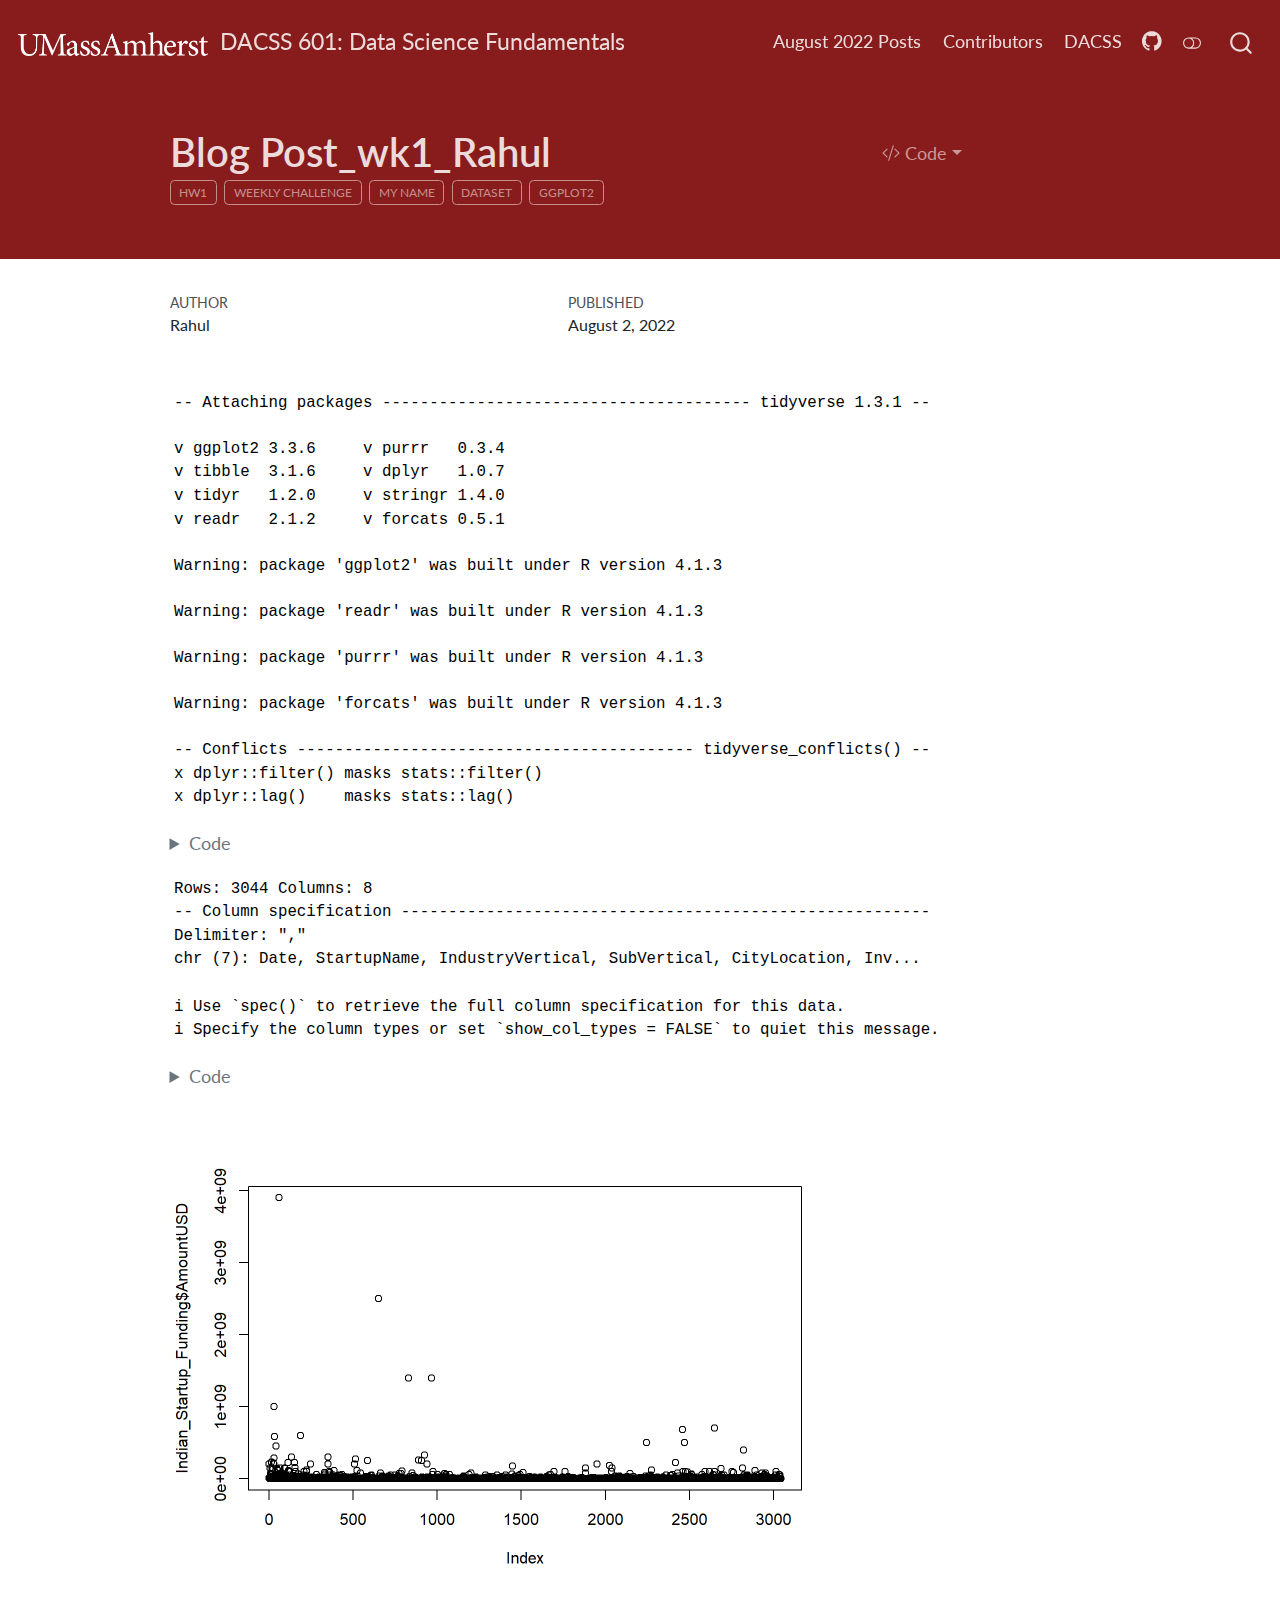
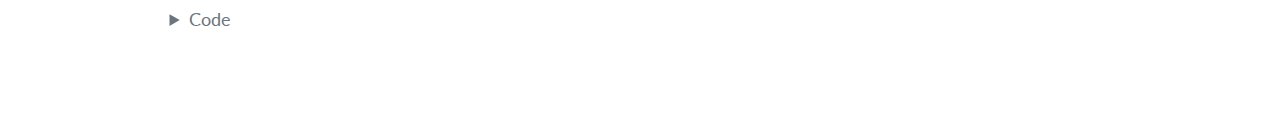
<file: posts/rahul_wk1.html>
<!DOCTYPE html>
<html xmlns="http://www.w3.org/1999/xhtml" lang="en" xml:lang="en"><head>

<meta charset="utf-8">
<meta name="generator" content="quarto-1.0.37">

<meta name="viewport" content="width=device-width, initial-scale=1.0, user-scalable=yes">

<meta name="author" content="Rahul">
<meta name="dcterms.date" content="2022-08-02">

<title>DACSS 601: Data Science Fundamentals - Blog Post_wk1_Rahul</title>
<style>
code{white-space: pre-wrap;}
span.smallcaps{font-variant: small-caps;}
span.underline{text-decoration: underline;}
div.column{display: inline-block; vertical-align: top; width: 50%;}
div.hanging-indent{margin-left: 1.5em; text-indent: -1.5em;}
ul.task-list{list-style: none;}
pre > code.sourceCode { white-space: pre; position: relative; }
pre > code.sourceCode > span { display: inline-block; line-height: 1.25; }
pre > code.sourceCode > span:empty { height: 1.2em; }
.sourceCode { overflow: visible; }
code.sourceCode > span { color: inherit; text-decoration: inherit; }
div.sourceCode { margin: 1em 0; }
pre.sourceCode { margin: 0; }
@media screen {
div.sourceCode { overflow: auto; }
}
@media print {
pre > code.sourceCode { white-space: pre-wrap; }
pre > code.sourceCode > span { text-indent: -5em; padding-left: 5em; }
}
pre.numberSource code
  { counter-reset: source-line 0; }
pre.numberSource code > span
  { position: relative; left: -4em; counter-increment: source-line; }
pre.numberSource code > span > a:first-child::before
  { content: counter(source-line);
    position: relative; left: -1em; text-align: right; vertical-align: baseline;
    border: none; display: inline-block;
    -webkit-touch-callout: none; -webkit-user-select: none;
    -khtml-user-select: none; -moz-user-select: none;
    -ms-user-select: none; user-select: none;
    padding: 0 4px; width: 4em;
    color: #aaaaaa;
  }
pre.numberSource { margin-left: 3em; border-left: 1px solid #aaaaaa;  padding-left: 4px; }
div.sourceCode
  {   }
@media screen {
pre > code.sourceCode > span > a:first-child::before { text-decoration: underline; }
}
code span.al { color: #ff0000; font-weight: bold; } /* Alert */
code span.an { color: #60a0b0; font-weight: bold; font-style: italic; } /* Annotation */
code span.at { color: #7d9029; } /* Attribute */
code span.bn { color: #40a070; } /* BaseN */
code span.bu { } /* BuiltIn */
code span.cf { color: #007020; font-weight: bold; } /* ControlFlow */
code span.ch { color: #4070a0; } /* Char */
code span.cn { color: #880000; } /* Constant */
code span.co { color: #60a0b0; font-style: italic; } /* Comment */
code span.cv { color: #60a0b0; font-weight: bold; font-style: italic; } /* CommentVar */
code span.do { color: #ba2121; font-style: italic; } /* Documentation */
code span.dt { color: #902000; } /* DataType */
code span.dv { color: #40a070; } /* DecVal */
code span.er { color: #ff0000; font-weight: bold; } /* Error */
code span.ex { } /* Extension */
code span.fl { color: #40a070; } /* Float */
code span.fu { color: #06287e; } /* Function */
code span.im { } /* Import */
code span.in { color: #60a0b0; font-weight: bold; font-style: italic; } /* Information */
code span.kw { color: #007020; font-weight: bold; } /* Keyword */
code span.op { color: #666666; } /* Operator */
code span.ot { color: #007020; } /* Other */
code span.pp { color: #bc7a00; } /* Preprocessor */
code span.sc { color: #4070a0; } /* SpecialChar */
code span.ss { color: #bb6688; } /* SpecialString */
code span.st { color: #4070a0; } /* String */
code span.va { color: #19177c; } /* Variable */
code span.vs { color: #4070a0; } /* VerbatimString */
code span.wa { color: #60a0b0; font-weight: bold; font-style: italic; } /* Warning */
</style>


<script src="../site_libs/quarto-nav/quarto-nav.js"></script>
<script src="../site_libs/quarto-nav/headroom.min.js"></script>
<script src="../site_libs/clipboard/clipboard.min.js"></script>
<script src="../site_libs/quarto-search/autocomplete.umd.js"></script>
<script src="../site_libs/quarto-search/fuse.min.js"></script>
<script src="../site_libs/quarto-search/quarto-search.js"></script>
<meta name="quarto:offset" content="../">
<link href="../images/DACSS_Round_Network.png" rel="icon" type="image/png">
<script src="../site_libs/quarto-html/quarto.js"></script>
<script src="../site_libs/quarto-html/popper.min.js"></script>
<script src="../site_libs/quarto-html/tippy.umd.min.js"></script>
<script src="../site_libs/quarto-html/anchor.min.js"></script>
<link href="../site_libs/quarto-html/tippy.css" rel="stylesheet">
<link href="../site_libs/quarto-html/quarto-syntax-highlighting.css" rel="stylesheet" class="quarto-color-scheme" id="quarto-text-highlighting-styles">
<link href="../site_libs/quarto-html/quarto-syntax-highlighting-dark.css" rel="prefetch" class="quarto-color-scheme quarto-color-alternate" id="quarto-text-highlighting-styles">
<script src="../site_libs/bootstrap/bootstrap.min.js"></script>
<link href="../site_libs/bootstrap/bootstrap-icons.css" rel="stylesheet">
<link href="../site_libs/bootstrap/bootstrap.min.css" rel="stylesheet" class="quarto-color-scheme" id="quarto-bootstrap" data-mode="light">
<link href="../site_libs/bootstrap/bootstrap-dark.min.css" rel="prefetch" class="quarto-color-scheme quarto-color-alternate" id="quarto-bootstrap" data-mode="dark">
<script id="quarto-search-options" type="application/json">{
  "location": "navbar",
  "copy-button": false,
  "collapse-after": 3,
  "panel-placement": "end",
  "type": "overlay",
  "limit": 20,
  "language": {
    "search-no-results-text": "No results",
    "search-matching-documents-text": "matching documents",
    "search-copy-link-title": "Copy link to search",
    "search-hide-matches-text": "Hide additional matches",
    "search-more-match-text": "more match in this document",
    "search-more-matches-text": "more matches in this document",
    "search-clear-button-title": "Clear",
    "search-detached-cancel-button-title": "Cancel",
    "search-submit-button-title": "Submit"
  }
}</script>


<link rel="stylesheet" href="../styles.css">
<meta name="twitter:title" content="DACSS 601: Data Science Fundamentals - Blog Post_wk1_Rahul">
<meta name="twitter:creator" content="@UMassDACSS">
<meta name="twitter:card" content="summary">
</head>

<body class="nav-fixed">

<div id="quarto-search-results"></div>
  <header id="quarto-header" class="headroom fixed-top">
    <nav class="navbar navbar-expand-lg navbar-dark ">
      <div class="navbar-container container-fluid">
      <a class="navbar-brand" href="../index.html">
    <img src="../images/UMass White Wordmark Horiz.png" alt="">
    <span class="navbar-title">DACSS 601: Data Science Fundamentals</span>
  </a>
          <button class="navbar-toggler" type="button" data-bs-toggle="collapse" data-bs-target="#navbarCollapse" aria-controls="navbarCollapse" aria-expanded="false" aria-label="Toggle navigation" onclick="if (window.quartoToggleHeadroom) { window.quartoToggleHeadroom(); }">
  <span class="navbar-toggler-icon"></span>
</button>
          <div class="collapse navbar-collapse" id="navbarCollapse">
            <ul class="navbar-nav navbar-nav-scroll ms-auto">
  <li class="nav-item">
    <a class="nav-link" href="https://dacss.github.io/dacss601_august2022/">August 2022 Posts</a>
  </li>  
  <li class="nav-item">
    <a class="nav-link" href="../about.html">Contributors</a>
  </li>  
  <li class="nav-item">
    <a class="nav-link" href="https://umass.edu/sbs/dacss">DACSS</a>
  </li>  
  <li class="nav-item compact">
    <a class="nav-link" href="https://github.com/DACSS/dacss601_august2022"><i class="bi bi-github" role="img" aria-label="GitHub">
</i> 
 </a>
  </li>  
</ul>
              <div class="quarto-toggle-container">
                  <a href="" class="quarto-color-scheme-toggle nav-link" onclick="window.quartoToggleColorScheme(); return false;" title="Toggle dark mode"><i class="bi"></i></a>
              </div>
              <div id="quarto-search" class="" title="Search"></div>
          </div> <!-- /navcollapse -->
      </div> <!-- /container-fluid -->
    </nav>
</header>
<!-- content -->
<header id="title-block-header" class="quarto-title-block default page-columns page-full">
  <div class="quarto-title-banner page-columns page-full">
    <div class="quarto-title column-body">
      <div class="quarto-title-block"><div><h1 class="title">Blog Post_wk1_Rahul</h1><button type="button" class="btn code-tools-button dropdown-toggle" id="quarto-code-tools-menu" data-bs-toggle="dropdown" aria-expanded="false"><i class="bi"></i> Code</button><ul class="dropdown-menu dropdown-menu-end" aria-labelelledby="quarto-code-tools-menu"><li><a id="quarto-show-all-code" class="dropdown-item" href="javascript:void(0)" role="button">Show All Code</a></li><li><a id="quarto-hide-all-code" class="dropdown-item" href="javascript:void(0)" role="button">Hide All Code</a></li><li><hr class="dropdown-divider"></li><li><a id="quarto-view-source" class="dropdown-item" href="javascript:void(0)" role="button">View Source</a></li></ul></div></div>
                                <div class="quarto-categories">
                <div class="quarto-category">hw1</div>
                <div class="quarto-category">weekly challenge</div>
                <div class="quarto-category">my name</div>
                <div class="quarto-category">dataset</div>
                <div class="quarto-category">ggplot2</div>
              </div>
                  </div>
  </div>
    
  
  <div class="quarto-title-meta">

      <div>
      <div class="quarto-title-meta-heading">Author</div>
      <div class="quarto-title-meta-contents">
               <p>Rahul </p>
            </div>
    </div>
      
      <div>
      <div class="quarto-title-meta-heading">Published</div>
      <div class="quarto-title-meta-contents">
        <p class="date">August 2, 2022</p>
      </div>
    </div>
      
    </div>
    
  
  </header><div id="quarto-content" class="quarto-container page-columns page-rows-contents page-layout-article page-navbar">
<!-- sidebar -->
<!-- margin-sidebar -->
    <div id="quarto-margin-sidebar" class="sidebar margin-sidebar">
        
    </div>
<!-- main -->
<main class="content quarto-banner-title-block" id="quarto-document-content">




<div class="cell">
<div class="cell-output cell-output-stderr">
<pre><code>-- Attaching packages --------------------------------------- tidyverse 1.3.1 --</code></pre>
</div>
<div class="cell-output cell-output-stderr">
<pre><code>v ggplot2 3.3.6     v purrr   0.3.4
v tibble  3.1.6     v dplyr   1.0.7
v tidyr   1.2.0     v stringr 1.4.0
v readr   2.1.2     v forcats 0.5.1</code></pre>
</div>
<div class="cell-output cell-output-stderr">
<pre><code>Warning: package 'ggplot2' was built under R version 4.1.3</code></pre>
</div>
<div class="cell-output cell-output-stderr">
<pre><code>Warning: package 'readr' was built under R version 4.1.3</code></pre>
</div>
<div class="cell-output cell-output-stderr">
<pre><code>Warning: package 'purrr' was built under R version 4.1.3</code></pre>
</div>
<div class="cell-output cell-output-stderr">
<pre><code>Warning: package 'forcats' was built under R version 4.1.3</code></pre>
</div>
<div class="cell-output cell-output-stderr">
<pre><code>-- Conflicts ------------------------------------------ tidyverse_conflicts() --
x dplyr::filter() masks stats::filter()
x dplyr::lag()    masks stats::lag()</code></pre>
</div>
</div>
<div class="cell">
<details>
<summary>Code</summary>
<div class="sourceCode cell-code" id="cb8"><pre class="sourceCode r code-with-copy"><code class="sourceCode r"><span id="cb8-1"><a href="#cb8-1" aria-hidden="true" tabindex="-1"></a><span class="fu">library</span>(readr)</span>
<span id="cb8-2"><a href="#cb8-2" aria-hidden="true" tabindex="-1"></a>Indian_Startup_Funding <span class="ot">&lt;-</span> <span class="fu">read_csv</span>(<span class="st">"C:/Users/gunde/Downloads/Indian_Startup_Funding.csv"</span>)</span></code><button title="Copy to Clipboard" class="code-copy-button"><i class="bi"></i></button></pre></div>
</details>
<div class="cell-output cell-output-stderr">
<pre><code>Rows: 3044 Columns: 8
-- Column specification --------------------------------------------------------
Delimiter: ","
chr (7): Date, StartupName, IndustryVertical, SubVertical, CityLocation, Inv...

i Use `spec()` to retrieve the full column specification for this data.
i Specify the column types or set `show_col_types = FALSE` to quiet this message.</code></pre>
</div>
</div>
<div class="cell">
<details>
<summary>Code</summary>
<div class="sourceCode cell-code" id="cb10"><pre class="sourceCode r code-with-copy"><code class="sourceCode r"><span id="cb10-1"><a href="#cb10-1" aria-hidden="true" tabindex="-1"></a><span class="fu">plot</span>(Indian_Startup_Funding<span class="sc">$</span>AmountUSD)</span></code><button title="Copy to Clipboard" class="code-copy-button"><i class="bi"></i></button></pre></div>
</details>
<div class="cell-output-display">
<p><img src="rahul_wk1_files/figure-html/unnamed-chunk-2-1.png" class="img-fluid" width="672"></p>
</div>
</div>
<div class="cell">

</div>
<div class="cell">
<details>
<summary>Code</summary>
<div class="sourceCode cell-code" id="cb11"><pre class="sourceCode r code-with-copy"><code class="sourceCode r"><span id="cb11-1"><a href="#cb11-1" aria-hidden="true" tabindex="-1"></a>data1 <span class="ot">&lt;-</span> Indian_Startup_Funding<span class="sc">$</span>StartupName</span></code><button title="Copy to Clipboard" class="code-copy-button"><i class="bi"></i></button></pre></div>
</details>
</div>


<!-- -->


</main> <!-- /main -->
<script id="quarto-html-after-body" type="application/javascript">
window.document.addEventListener("DOMContentLoaded", function (event) {
  const toggleBodyColorMode = (bsSheetEl) => {
    const mode = bsSheetEl.getAttribute("data-mode");
    const bodyEl = window.document.querySelector("body");
    if (mode === "dark") {
      bodyEl.classList.add("quarto-dark");
      bodyEl.classList.remove("quarto-light");
    } else {
      bodyEl.classList.add("quarto-light");
      bodyEl.classList.remove("quarto-dark");
    }
  }
  const toggleBodyColorPrimary = () => {
    const bsSheetEl = window.document.querySelector("link#quarto-bootstrap");
    if (bsSheetEl) {
      toggleBodyColorMode(bsSheetEl);
    }
  }
  toggleBodyColorPrimary();  
  const disableStylesheet = (stylesheets) => {
    for (let i=0; i < stylesheets.length; i++) {
      const stylesheet = stylesheets[i];
      stylesheet.rel = 'prefetch';
    }
  }
  const enableStylesheet = (stylesheets) => {
    for (let i=0; i < stylesheets.length; i++) {
      const stylesheet = stylesheets[i];
      stylesheet.rel = 'stylesheet';
    }
  }
  const manageTransitions = (selector, allowTransitions) => {
    const els = window.document.querySelectorAll(selector);
    for (let i=0; i < els.length; i++) {
      const el = els[i];
      if (allowTransitions) {
        el.classList.remove('notransition');
      } else {
        el.classList.add('notransition');
      }
    }
  }
  const toggleColorMode = (alternate) => {
    // Switch the stylesheets
    const alternateStylesheets = window.document.querySelectorAll('link.quarto-color-scheme.quarto-color-alternate');
    manageTransitions('#quarto-margin-sidebar .nav-link', false);
    if (alternate) {
      enableStylesheet(alternateStylesheets);
      for (const sheetNode of alternateStylesheets) {
        if (sheetNode.id === "quarto-bootstrap") {
          toggleBodyColorMode(sheetNode);
        }
      }
    } else {
      disableStylesheet(alternateStylesheets);
      toggleBodyColorPrimary();
    }
    manageTransitions('#quarto-margin-sidebar .nav-link', true);
    // Switch the toggles
    const toggles = window.document.querySelectorAll('.quarto-color-scheme-toggle');
    for (let i=0; i < toggles.length; i++) {
      const toggle = toggles[i];
      if (toggle) {
        if (alternate) {
          toggle.classList.add("alternate");     
        } else {
          toggle.classList.remove("alternate");
        }
      }
    }
  }
  const isFileUrl = () => { 
    return window.location.protocol === 'file:';
  }
  const hasAlternateSentinel = () => {  
    let styleSentinel = getColorSchemeSentinel();
    if (styleSentinel !== null) {
      return styleSentinel === "alternate";
    } else {
      return false;
    }
  }
  const setStyleSentinel = (alternate) => {
    const value = alternate ? "alternate" : "default";
    if (!isFileUrl()) {
      window.localStorage.setItem("quarto-color-scheme", value);
    } else {
      localAlternateSentinel = value;
    }
  }
  const getColorSchemeSentinel = () => {
    if (!isFileUrl()) {
      const storageValue = window.localStorage.getItem("quarto-color-scheme");
      return storageValue != null ? storageValue : localAlternateSentinel;
    } else {
      return localAlternateSentinel;
    }
  }
  let localAlternateSentinel = 'default';
  // Dark / light mode switch
  window.quartoToggleColorScheme = () => {
    // Read the current dark / light value 
    let toAlternate = !hasAlternateSentinel();
    toggleColorMode(toAlternate);
    setStyleSentinel(toAlternate);
  };
  // Ensure there is a toggle, if there isn't float one in the top right
  if (window.document.querySelector('.quarto-color-scheme-toggle') === null) {
    const a = window.document.createElement('a');
    a.classList.add('top-right');
    a.classList.add('quarto-color-scheme-toggle');
    a.href = "";
    a.onclick = function() { try { window.quartoToggleColorScheme(); } catch {} return false; };
    const i = window.document.createElement("i");
    i.classList.add('bi');
    a.appendChild(i);
    window.document.body.appendChild(a);
  }
  // Switch to dark mode if need be
  if (hasAlternateSentinel()) {
    toggleColorMode(true);
  } 
  const icon = "";
  const anchorJS = new window.AnchorJS();
  anchorJS.options = {
    placement: 'right',
    icon: icon
  };
  anchorJS.add('.anchored');
  const clipboard = new window.ClipboardJS('.code-copy-button', {
    target: function(trigger) {
      return trigger.previousElementSibling;
    }
  });
  clipboard.on('success', function(e) {
    // button target
    const button = e.trigger;
    // don't keep focus
    button.blur();
    // flash "checked"
    button.classList.add('code-copy-button-checked');
    var currentTitle = button.getAttribute("title");
    button.setAttribute("title", "Copied!");
    setTimeout(function() {
      button.setAttribute("title", currentTitle);
      button.classList.remove('code-copy-button-checked');
    }, 1000);
    // clear code selection
    e.clearSelection();
  });
  const viewSource = window.document.getElementById('quarto-view-source') ||
                     window.document.getElementById('quarto-code-tools-source');
  if (viewSource) {
    const sourceUrl = viewSource.getAttribute("data-quarto-source-url");
    viewSource.addEventListener("click", function(e) {
      if (sourceUrl) {
        // rstudio viewer pane
        if (/\bcapabilities=\b/.test(window.location)) {
          window.open(sourceUrl);
        } else {
          window.location.href = sourceUrl;
        }
      } else {
        const modal = new bootstrap.Modal(document.getElementById('quarto-embedded-source-code-modal'));
        modal.show();
      }
      return false;
    });
  }
  function toggleCodeHandler(show) {
    return function(e) {
      const detailsSrc = window.document.querySelectorAll(".cell > details > .sourceCode");
      for (let i=0; i<detailsSrc.length; i++) {
        const details = detailsSrc[i].parentElement;
        if (show) {
          details.open = true;
        } else {
          details.removeAttribute("open");
        }
      }
      const cellCodeDivs = window.document.querySelectorAll(".cell > .sourceCode");
      const fromCls = show ? "hidden" : "unhidden";
      const toCls = show ? "unhidden" : "hidden";
      for (let i=0; i<cellCodeDivs.length; i++) {
        const codeDiv = cellCodeDivs[i];
        if (codeDiv.classList.contains(fromCls)) {
          codeDiv.classList.remove(fromCls);
          codeDiv.classList.add(toCls);
        } 
      }
      return false;
    }
  }
  const hideAllCode = window.document.getElementById("quarto-hide-all-code");
  if (hideAllCode) {
    hideAllCode.addEventListener("click", toggleCodeHandler(false));
  }
  const showAllCode = window.document.getElementById("quarto-show-all-code");
  if (showAllCode) {
    showAllCode.addEventListener("click", toggleCodeHandler(true));
  }
  function tippyHover(el, contentFn) {
    const config = {
      allowHTML: true,
      content: contentFn,
      maxWidth: 500,
      delay: 100,
      arrow: false,
      appendTo: function(el) {
          return el.parentElement;
      },
      interactive: true,
      interactiveBorder: 10,
      theme: 'quarto',
      placement: 'bottom-start'
    };
    window.tippy(el, config); 
  }
  const noterefs = window.document.querySelectorAll('a[role="doc-noteref"]');
  for (var i=0; i<noterefs.length; i++) {
    const ref = noterefs[i];
    tippyHover(ref, function() {
      let href = ref.getAttribute('href');
      try { href = new URL(href).hash; } catch {}
      const id = href.replace(/^#\/?/, "");
      const note = window.document.getElementById(id);
      return note.innerHTML;
    });
  }
  var bibliorefs = window.document.querySelectorAll('a[role="doc-biblioref"]');
  for (var i=0; i<bibliorefs.length; i++) {
    const ref = bibliorefs[i];
    const cites = ref.parentNode.getAttribute('data-cites').split(' ');
    tippyHover(ref, function() {
      var popup = window.document.createElement('div');
      cites.forEach(function(cite) {
        var citeDiv = window.document.createElement('div');
        citeDiv.classList.add('hanging-indent');
        citeDiv.classList.add('csl-entry');
        var biblioDiv = window.document.getElementById('ref-' + cite);
        if (biblioDiv) {
          citeDiv.innerHTML = biblioDiv.innerHTML;
        }
        popup.appendChild(citeDiv);
      });
      return popup.innerHTML;
    });
  }
});
</script><div class="modal fade" id="quarto-embedded-source-code-modal" tabindex="-1" aria-labelledby="quarto-embedded-source-code-modal-label" aria-hidden="true"><div class="modal-dialog modal-dialog-scrollable"><div class="modal-content"><div class="modal-header"><h5 class="modal-title" id="quarto-embedded-source-code-modal-label">Source Code</h5><button class="btn-close" data-bs-dismiss="modal"></button></div><div class="modal-body"><div class="">
<div class="sourceCode" id="cb12" data-shortcodes="false"><pre class="sourceCode markdown code-with-copy"><code class="sourceCode markdown"><span id="cb12-1"><a href="#cb12-1" aria-hidden="true" tabindex="-1"></a><span class="co">---</span></span>
<span id="cb12-2"><a href="#cb12-2" aria-hidden="true" tabindex="-1"></a><span class="an">title:</span><span class="co"> "Blog Post_wk1_Rahul"</span></span>
<span id="cb12-3"><a href="#cb12-3" aria-hidden="true" tabindex="-1"></a><span class="an">author:</span><span class="co"> "Rahul"</span></span>
<span id="cb12-4"><a href="#cb12-4" aria-hidden="true" tabindex="-1"></a><span class="an">desription:</span><span class="co"> "Something to describe what I did"</span></span>
<span id="cb12-5"><a href="#cb12-5" aria-hidden="true" tabindex="-1"></a><span class="an">date:</span><span class="co"> "08/02/2022"</span></span>
<span id="cb12-6"><a href="#cb12-6" aria-hidden="true" tabindex="-1"></a><span class="an">format:</span></span>
<span id="cb12-7"><a href="#cb12-7" aria-hidden="true" tabindex="-1"></a><span class="co">  html:</span></span>
<span id="cb12-8"><a href="#cb12-8" aria-hidden="true" tabindex="-1"></a><span class="co">    toc: true</span></span>
<span id="cb12-9"><a href="#cb12-9" aria-hidden="true" tabindex="-1"></a><span class="co">    code-fold: true</span></span>
<span id="cb12-10"><a href="#cb12-10" aria-hidden="true" tabindex="-1"></a><span class="co">    code-copy: true</span></span>
<span id="cb12-11"><a href="#cb12-11" aria-hidden="true" tabindex="-1"></a><span class="co">    code-tools: true</span></span>
<span id="cb12-12"><a href="#cb12-12" aria-hidden="true" tabindex="-1"></a><span class="an">categories:</span></span>
<span id="cb12-13"><a href="#cb12-13" aria-hidden="true" tabindex="-1"></a><span class="co">  - hw1</span></span>
<span id="cb12-14"><a href="#cb12-14" aria-hidden="true" tabindex="-1"></a><span class="co">  - weekly challenge</span></span>
<span id="cb12-15"><a href="#cb12-15" aria-hidden="true" tabindex="-1"></a><span class="co">  - my name</span></span>
<span id="cb12-16"><a href="#cb12-16" aria-hidden="true" tabindex="-1"></a><span class="co">  - dataset</span></span>
<span id="cb12-17"><a href="#cb12-17" aria-hidden="true" tabindex="-1"></a><span class="co">  - ggplot2</span></span>
<span id="cb12-18"><a href="#cb12-18" aria-hidden="true" tabindex="-1"></a><span class="co">---</span></span>
<span id="cb12-19"><a href="#cb12-19" aria-hidden="true" tabindex="-1"></a></span>
<span id="cb12-20"><a href="#cb12-20" aria-hidden="true" tabindex="-1"></a><span class="in">```{r setup, echo=FALSE}</span></span>
<span id="cb12-21"><a href="#cb12-21" aria-hidden="true" tabindex="-1"></a><span class="fu">library</span>(tidyverse)</span>
<span id="cb12-22"><a href="#cb12-22" aria-hidden="true" tabindex="-1"></a></span>
<span id="cb12-23"><a href="#cb12-23" aria-hidden="true" tabindex="-1"></a><span class="in">```</span></span>
<span id="cb12-24"><a href="#cb12-24" aria-hidden="true" tabindex="-1"></a></span>
<span id="cb12-27"><a href="#cb12-27" aria-hidden="true" tabindex="-1"></a><span class="in">```{r}</span></span>
<span id="cb12-28"><a href="#cb12-28" aria-hidden="true" tabindex="-1"></a><span class="fu">library</span>(readr)</span>
<span id="cb12-29"><a href="#cb12-29" aria-hidden="true" tabindex="-1"></a>Indian_Startup_Funding <span class="ot">&lt;-</span> <span class="fu">read_csv</span>(<span class="st">"C:/Users/gunde/Downloads/Indian_Startup_Funding.csv"</span>)</span>
<span id="cb12-30"><a href="#cb12-30" aria-hidden="true" tabindex="-1"></a><span class="in">```</span></span>
<span id="cb12-33"><a href="#cb12-33" aria-hidden="true" tabindex="-1"></a><span class="in">```{r}</span></span>
<span id="cb12-34"><a href="#cb12-34" aria-hidden="true" tabindex="-1"></a><span class="fu">plot</span>(Indian_Startup_Funding<span class="sc">$</span>AmountUSD)</span>
<span id="cb12-35"><a href="#cb12-35" aria-hidden="true" tabindex="-1"></a><span class="in">```</span></span>
<span id="cb12-38"><a href="#cb12-38" aria-hidden="true" tabindex="-1"></a><span class="in">```{r}</span></span>
<span id="cb12-39"><a href="#cb12-39" aria-hidden="true" tabindex="-1"></a><span class="in">```</span></span>
<span id="cb12-40"><a href="#cb12-40" aria-hidden="true" tabindex="-1"></a></span>
<span id="cb12-41"><a href="#cb12-41" aria-hidden="true" tabindex="-1"></a></span>
<span id="cb12-44"><a href="#cb12-44" aria-hidden="true" tabindex="-1"></a><span class="in">```{r}</span></span>
<span id="cb12-45"><a href="#cb12-45" aria-hidden="true" tabindex="-1"></a>data1 <span class="ot">&lt;-</span> Indian_Startup_Funding<span class="sc">$</span>StartupName</span>
<span id="cb12-46"><a href="#cb12-46" aria-hidden="true" tabindex="-1"></a><span class="in">```</span></span>
</code><button title="Copy to Clipboard" class="code-copy-button"><i class="bi"></i></button></pre></div>
</div></div></div></div></div>
</div> <!-- /content -->



</body></html>
</file>
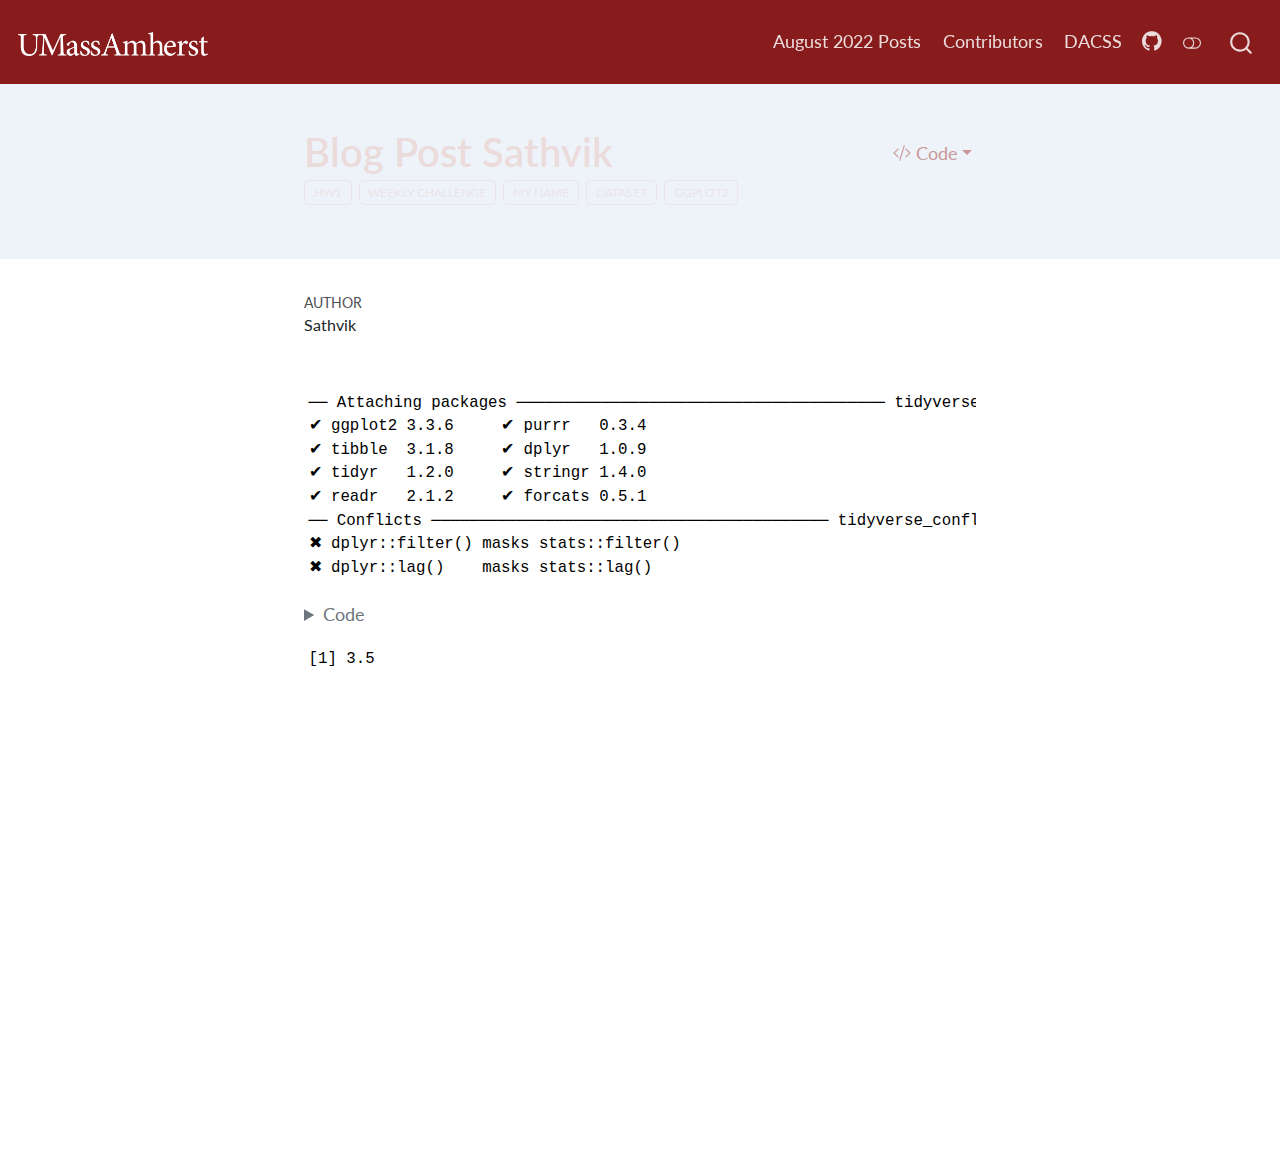
<file: posts/sathvik.html>
<!DOCTYPE html>
<html xmlns="http://www.w3.org/1999/xhtml" lang="en" xml:lang="en"><head>

<meta charset="utf-8">
<meta name="generator" content="quarto-1.0.37">

<meta name="viewport" content="width=device-width, initial-scale=1.0, user-scalable=yes">

<meta name="author" content="Sathvik">

<title>- Blog Post Sathvik</title>
<style>
code{white-space: pre-wrap;}
span.smallcaps{font-variant: small-caps;}
span.underline{text-decoration: underline;}
div.column{display: inline-block; vertical-align: top; width: 50%;}
div.hanging-indent{margin-left: 1.5em; text-indent: -1.5em;}
ul.task-list{list-style: none;}
pre > code.sourceCode { white-space: pre; position: relative; }
pre > code.sourceCode > span { display: inline-block; line-height: 1.25; }
pre > code.sourceCode > span:empty { height: 1.2em; }
.sourceCode { overflow: visible; }
code.sourceCode > span { color: inherit; text-decoration: inherit; }
div.sourceCode { margin: 1em 0; }
pre.sourceCode { margin: 0; }
@media screen {
div.sourceCode { overflow: auto; }
}
@media print {
pre > code.sourceCode { white-space: pre-wrap; }
pre > code.sourceCode > span { text-indent: -5em; padding-left: 5em; }
}
pre.numberSource code
  { counter-reset: source-line 0; }
pre.numberSource code > span
  { position: relative; left: -4em; counter-increment: source-line; }
pre.numberSource code > span > a:first-child::before
  { content: counter(source-line);
    position: relative; left: -1em; text-align: right; vertical-align: baseline;
    border: none; display: inline-block;
    -webkit-touch-callout: none; -webkit-user-select: none;
    -khtml-user-select: none; -moz-user-select: none;
    -ms-user-select: none; user-select: none;
    padding: 0 4px; width: 4em;
    color: #aaaaaa;
  }
pre.numberSource { margin-left: 3em; border-left: 1px solid #aaaaaa;  padding-left: 4px; }
div.sourceCode
  {   }
@media screen {
pre > code.sourceCode > span > a:first-child::before { text-decoration: underline; }
}
code span.al { color: #ff0000; font-weight: bold; } /* Alert */
code span.an { color: #60a0b0; font-weight: bold; font-style: italic; } /* Annotation */
code span.at { color: #7d9029; } /* Attribute */
code span.bn { color: #40a070; } /* BaseN */
code span.bu { } /* BuiltIn */
code span.cf { color: #007020; font-weight: bold; } /* ControlFlow */
code span.ch { color: #4070a0; } /* Char */
code span.cn { color: #880000; } /* Constant */
code span.co { color: #60a0b0; font-style: italic; } /* Comment */
code span.cv { color: #60a0b0; font-weight: bold; font-style: italic; } /* CommentVar */
code span.do { color: #ba2121; font-style: italic; } /* Documentation */
code span.dt { color: #902000; } /* DataType */
code span.dv { color: #40a070; } /* DecVal */
code span.er { color: #ff0000; font-weight: bold; } /* Error */
code span.ex { } /* Extension */
code span.fl { color: #40a070; } /* Float */
code span.fu { color: #06287e; } /* Function */
code span.im { } /* Import */
code span.in { color: #60a0b0; font-weight: bold; font-style: italic; } /* Information */
code span.kw { color: #007020; font-weight: bold; } /* Keyword */
code span.op { color: #666666; } /* Operator */
code span.ot { color: #007020; } /* Other */
code span.pp { color: #bc7a00; } /* Preprocessor */
code span.sc { color: #4070a0; } /* SpecialChar */
code span.ss { color: #bb6688; } /* SpecialString */
code span.st { color: #4070a0; } /* String */
code span.va { color: #19177c; } /* Variable */
code span.vs { color: #4070a0; } /* VerbatimString */
code span.wa { color: #60a0b0; font-weight: bold; font-style: italic; } /* Warning */
</style>


<script src="../site_libs/quarto-nav/quarto-nav.js"></script>
<script src="../site_libs/quarto-nav/headroom.min.js"></script>
<script src="../site_libs/clipboard/clipboard.min.js"></script>
<script src="../site_libs/quarto-search/autocomplete.umd.js"></script>
<script src="../site_libs/quarto-search/fuse.min.js"></script>
<script src="../site_libs/quarto-search/quarto-search.js"></script>
<meta name="quarto:offset" content="../">
<link href="../images/DACSS_Round_Network.png" rel="icon" type="image/png">
<script src="../site_libs/quarto-html/quarto.js"></script>
<script src="../site_libs/quarto-html/popper.min.js"></script>
<script src="../site_libs/quarto-html/tippy.umd.min.js"></script>
<script src="../site_libs/quarto-html/anchor.min.js"></script>
<link href="../site_libs/quarto-html/tippy.css" rel="stylesheet">
<link href="../site_libs/quarto-html/quarto-syntax-highlighting.css" rel="stylesheet" class="quarto-color-scheme" id="quarto-text-highlighting-styles">
<link href="../site_libs/quarto-html/quarto-syntax-highlighting-dark.css" rel="prefetch" class="quarto-color-scheme quarto-color-alternate" id="quarto-text-highlighting-styles">
<script src="../site_libs/bootstrap/bootstrap.min.js"></script>
<link href="../site_libs/bootstrap/bootstrap-icons.css" rel="stylesheet">
<link href="../site_libs/bootstrap/bootstrap.min.css" rel="stylesheet" class="quarto-color-scheme" id="quarto-bootstrap" data-mode="light">
<link href="../site_libs/bootstrap/bootstrap-dark.min.css" rel="prefetch" class="quarto-color-scheme quarto-color-alternate" id="quarto-bootstrap" data-mode="dark">
<script id="quarto-search-options" type="application/json">{
  "location": "navbar",
  "copy-button": false,
  "collapse-after": 3,
  "panel-placement": "end",
  "type": "overlay",
  "limit": 20,
  "language": {
    "search-no-results-text": "No results",
    "search-matching-documents-text": "matching documents",
    "search-copy-link-title": "Copy link to search",
    "search-hide-matches-text": "Hide additional matches",
    "search-more-match-text": "more match in this document",
    "search-more-matches-text": "more matches in this document",
    "search-clear-button-title": "Clear",
    "search-detached-cancel-button-title": "Cancel",
    "search-submit-button-title": "Submit"
  }
}</script>
<style>
    .quarto-title-block .quarto-title-banner {
      background: #EDF3F9;
    }
    </style>


<link rel="stylesheet" href="../styles.css">
<meta name="twitter:title" content="- Blog Post Sathvik">
<meta name="twitter:creator" content="@UMassDACSS">
<meta name="twitter:card" content="summary">
</head>

<body class="floating nav-fixed">

<div id="quarto-search-results"></div>
  <header id="quarto-header" class="headroom fixed-top">
    <nav class="navbar navbar-expand-lg navbar-dark ">
      <div class="navbar-container container-fluid">
      <a class="navbar-brand" href="../index.html">
    <img src="../images/UMass White Wordmark Horiz.png" alt="">
  </a>
          <button class="navbar-toggler" type="button" data-bs-toggle="collapse" data-bs-target="#navbarCollapse" aria-controls="navbarCollapse" aria-expanded="false" aria-label="Toggle navigation" onclick="if (window.quartoToggleHeadroom) { window.quartoToggleHeadroom(); }">
  <span class="navbar-toggler-icon"></span>
</button>
          <div class="collapse navbar-collapse" id="navbarCollapse">
            <ul class="navbar-nav navbar-nav-scroll ms-auto">
  <li class="nav-item">
    <a class="nav-link" href="https://dacss.github.io/quarto_blog_template/">August 2022 Posts</a>
  </li>  
  <li class="nav-item">
    <a class="nav-link" href="../about.html">Contributors</a>
  </li>  
  <li class="nav-item">
    <a class="nav-link" href="https://umass.edu/sbs/dacss">DACSS</a>
  </li>  
  <li class="nav-item compact">
    <a class="nav-link" href="https://github.com/DACSS/quarto_blog_template"><i class="bi bi-github" role="img" aria-label="GitHub">
</i> 
 </a>
  </li>  
</ul>
              <div class="quarto-toggle-container">
                  <a href="" class="quarto-color-scheme-toggle nav-link" onclick="window.quartoToggleColorScheme(); return false;" title="Toggle dark mode"><i class="bi"></i></a>
              </div>
              <div id="quarto-search" class="" title="Search"></div>
          </div> <!-- /navcollapse -->
      </div> <!-- /container-fluid -->
    </nav>
</header>
<!-- content -->
<header id="title-block-header" class="quarto-title-block default toc-left page-columns page-full">
  <div class="quarto-title-banner page-columns page-full">
    <div class="quarto-title column-body">
      <div class="quarto-title-block"><div><h1 class="title">Blog Post Sathvik</h1><button type="button" class="btn code-tools-button dropdown-toggle" id="quarto-code-tools-menu" data-bs-toggle="dropdown" aria-expanded="false"><i class="bi"></i> Code</button><ul class="dropdown-menu dropdown-menu-end" aria-labelelledby="quarto-code-tools-menu"><li><a id="quarto-show-all-code" class="dropdown-item" href="javascript:void(0)" role="button">Show All Code</a></li><li><a id="quarto-hide-all-code" class="dropdown-item" href="javascript:void(0)" role="button">Hide All Code</a></li><li><hr class="dropdown-divider"></li><li><a id="quarto-view-source" class="dropdown-item" href="javascript:void(0)" role="button">View Source</a></li></ul></div></div>
                                <div class="quarto-categories">
                <div class="quarto-category">hw1</div>
                <div class="quarto-category">weekly challenge</div>
                <div class="quarto-category">my name</div>
                <div class="quarto-category">dataset</div>
                <div class="quarto-category">ggplot2</div>
              </div>
                  </div>
  </div>
    
  
  <div class="quarto-title-meta">

      <div>
      <div class="quarto-title-meta-heading">Author</div>
      <div class="quarto-title-meta-contents">
               <p>Sathvik </p>
            </div>
    </div>
      
      
    </div>
    
  
  </header><div id="quarto-content" class="quarto-container page-columns page-rows-contents page-layout-article page-navbar">
<!-- sidebar -->
  <nav id="quarto-sidebar" class="sidebar collapse sidebar-navigation floating overflow-auto">
    
</nav>
<!-- margin-sidebar -->
    <div id="quarto-margin-sidebar" class="sidebar margin-sidebar">
    </div>
<!-- main -->
<main class="content quarto-banner-title-block" id="quarto-document-content">




<div class="cell">
<div class="cell-output cell-output-stderr">
<pre><code>── Attaching packages ─────────────────────────────────────── tidyverse 1.3.2 ──
✔ ggplot2 3.3.6     ✔ purrr   0.3.4
✔ tibble  3.1.8     ✔ dplyr   1.0.9
✔ tidyr   1.2.0     ✔ stringr 1.4.0
✔ readr   2.1.2     ✔ forcats 0.5.1
── Conflicts ────────────────────────────────────────── tidyverse_conflicts() ──
✖ dplyr::filter() masks stats::filter()
✖ dplyr::lag()    masks stats::lag()</code></pre>
</div>
</div>
<div class="cell">
<details>
<summary>Code</summary>
<div class="sourceCode cell-code" id="cb2"><pre class="sourceCode r code-with-copy"><code class="sourceCode r"><span id="cb2-1"><a href="#cb2-1" aria-hidden="true" tabindex="-1"></a>x <span class="ot">&lt;-</span> <span class="fu">c</span>(<span class="dv">2</span>,<span class="dv">3</span>,<span class="dv">4</span>,<span class="dv">5</span>)</span>
<span id="cb2-2"><a href="#cb2-2" aria-hidden="true" tabindex="-1"></a><span class="fu">mean</span>(x)</span></code><button title="Copy to Clipboard" class="code-copy-button"><i class="bi"></i></button></pre></div>
</details>
<div class="cell-output cell-output-stdout">
<pre><code>[1] 3.5</code></pre>
</div>
</div>


<!-- -->


</main> <!-- /main -->
<script id="quarto-html-after-body" type="application/javascript">
window.document.addEventListener("DOMContentLoaded", function (event) {
  const toggleBodyColorMode = (bsSheetEl) => {
    const mode = bsSheetEl.getAttribute("data-mode");
    const bodyEl = window.document.querySelector("body");
    if (mode === "dark") {
      bodyEl.classList.add("quarto-dark");
      bodyEl.classList.remove("quarto-light");
    } else {
      bodyEl.classList.add("quarto-light");
      bodyEl.classList.remove("quarto-dark");
    }
  }
  const toggleBodyColorPrimary = () => {
    const bsSheetEl = window.document.querySelector("link#quarto-bootstrap");
    if (bsSheetEl) {
      toggleBodyColorMode(bsSheetEl);
    }
  }
  toggleBodyColorPrimary();  
  const disableStylesheet = (stylesheets) => {
    for (let i=0; i < stylesheets.length; i++) {
      const stylesheet = stylesheets[i];
      stylesheet.rel = 'prefetch';
    }
  }
  const enableStylesheet = (stylesheets) => {
    for (let i=0; i < stylesheets.length; i++) {
      const stylesheet = stylesheets[i];
      stylesheet.rel = 'stylesheet';
    }
  }
  const manageTransitions = (selector, allowTransitions) => {
    const els = window.document.querySelectorAll(selector);
    for (let i=0; i < els.length; i++) {
      const el = els[i];
      if (allowTransitions) {
        el.classList.remove('notransition');
      } else {
        el.classList.add('notransition');
      }
    }
  }
  const toggleColorMode = (alternate) => {
    // Switch the stylesheets
    const alternateStylesheets = window.document.querySelectorAll('link.quarto-color-scheme.quarto-color-alternate');
    manageTransitions('#quarto-margin-sidebar .nav-link', false);
    if (alternate) {
      enableStylesheet(alternateStylesheets);
      for (const sheetNode of alternateStylesheets) {
        if (sheetNode.id === "quarto-bootstrap") {
          toggleBodyColorMode(sheetNode);
        }
      }
    } else {
      disableStylesheet(alternateStylesheets);
      toggleBodyColorPrimary();
    }
    manageTransitions('#quarto-margin-sidebar .nav-link', true);
    // Switch the toggles
    const toggles = window.document.querySelectorAll('.quarto-color-scheme-toggle');
    for (let i=0; i < toggles.length; i++) {
      const toggle = toggles[i];
      if (toggle) {
        if (alternate) {
          toggle.classList.add("alternate");     
        } else {
          toggle.classList.remove("alternate");
        }
      }
    }
  }
  const isFileUrl = () => { 
    return window.location.protocol === 'file:';
  }
  const hasAlternateSentinel = () => {  
    let styleSentinel = getColorSchemeSentinel();
    if (styleSentinel !== null) {
      return styleSentinel === "alternate";
    } else {
      return false;
    }
  }
  const setStyleSentinel = (alternate) => {
    const value = alternate ? "alternate" : "default";
    if (!isFileUrl()) {
      window.localStorage.setItem("quarto-color-scheme", value);
    } else {
      localAlternateSentinel = value;
    }
  }
  const getColorSchemeSentinel = () => {
    if (!isFileUrl()) {
      const storageValue = window.localStorage.getItem("quarto-color-scheme");
      return storageValue != null ? storageValue : localAlternateSentinel;
    } else {
      return localAlternateSentinel;
    }
  }
  let localAlternateSentinel = 'default';
  // Dark / light mode switch
  window.quartoToggleColorScheme = () => {
    // Read the current dark / light value 
    let toAlternate = !hasAlternateSentinel();
    toggleColorMode(toAlternate);
    setStyleSentinel(toAlternate);
  };
  // Ensure there is a toggle, if there isn't float one in the top right
  if (window.document.querySelector('.quarto-color-scheme-toggle') === null) {
    const a = window.document.createElement('a');
    a.classList.add('top-right');
    a.classList.add('quarto-color-scheme-toggle');
    a.href = "";
    a.onclick = function() { try { window.quartoToggleColorScheme(); } catch {} return false; };
    const i = window.document.createElement("i");
    i.classList.add('bi');
    a.appendChild(i);
    window.document.body.appendChild(a);
  }
  // Switch to dark mode if need be
  if (hasAlternateSentinel()) {
    toggleColorMode(true);
  } 
  const icon = "";
  const anchorJS = new window.AnchorJS();
  anchorJS.options = {
    placement: 'right',
    icon: icon
  };
  anchorJS.add('.anchored');
  const clipboard = new window.ClipboardJS('.code-copy-button', {
    target: function(trigger) {
      return trigger.previousElementSibling;
    }
  });
  clipboard.on('success', function(e) {
    // button target
    const button = e.trigger;
    // don't keep focus
    button.blur();
    // flash "checked"
    button.classList.add('code-copy-button-checked');
    var currentTitle = button.getAttribute("title");
    button.setAttribute("title", "Copied!");
    setTimeout(function() {
      button.setAttribute("title", currentTitle);
      button.classList.remove('code-copy-button-checked');
    }, 1000);
    // clear code selection
    e.clearSelection();
  });
  const viewSource = window.document.getElementById('quarto-view-source') ||
                     window.document.getElementById('quarto-code-tools-source');
  if (viewSource) {
    const sourceUrl = viewSource.getAttribute("data-quarto-source-url");
    viewSource.addEventListener("click", function(e) {
      if (sourceUrl) {
        // rstudio viewer pane
        if (/\bcapabilities=\b/.test(window.location)) {
          window.open(sourceUrl);
        } else {
          window.location.href = sourceUrl;
        }
      } else {
        const modal = new bootstrap.Modal(document.getElementById('quarto-embedded-source-code-modal'));
        modal.show();
      }
      return false;
    });
  }
  function toggleCodeHandler(show) {
    return function(e) {
      const detailsSrc = window.document.querySelectorAll(".cell > details > .sourceCode");
      for (let i=0; i<detailsSrc.length; i++) {
        const details = detailsSrc[i].parentElement;
        if (show) {
          details.open = true;
        } else {
          details.removeAttribute("open");
        }
      }
      const cellCodeDivs = window.document.querySelectorAll(".cell > .sourceCode");
      const fromCls = show ? "hidden" : "unhidden";
      const toCls = show ? "unhidden" : "hidden";
      for (let i=0; i<cellCodeDivs.length; i++) {
        const codeDiv = cellCodeDivs[i];
        if (codeDiv.classList.contains(fromCls)) {
          codeDiv.classList.remove(fromCls);
          codeDiv.classList.add(toCls);
        } 
      }
      return false;
    }
  }
  const hideAllCode = window.document.getElementById("quarto-hide-all-code");
  if (hideAllCode) {
    hideAllCode.addEventListener("click", toggleCodeHandler(false));
  }
  const showAllCode = window.document.getElementById("quarto-show-all-code");
  if (showAllCode) {
    showAllCode.addEventListener("click", toggleCodeHandler(true));
  }
  function tippyHover(el, contentFn) {
    const config = {
      allowHTML: true,
      content: contentFn,
      maxWidth: 500,
      delay: 100,
      arrow: false,
      appendTo: function(el) {
          return el.parentElement;
      },
      interactive: true,
      interactiveBorder: 10,
      theme: 'quarto',
      placement: 'bottom-start'
    };
    window.tippy(el, config); 
  }
  const noterefs = window.document.querySelectorAll('a[role="doc-noteref"]');
  for (var i=0; i<noterefs.length; i++) {
    const ref = noterefs[i];
    tippyHover(ref, function() {
      let href = ref.getAttribute('href');
      try { href = new URL(href).hash; } catch {}
      const id = href.replace(/^#\/?/, "");
      const note = window.document.getElementById(id);
      return note.innerHTML;
    });
  }
  var bibliorefs = window.document.querySelectorAll('a[role="doc-biblioref"]');
  for (var i=0; i<bibliorefs.length; i++) {
    const ref = bibliorefs[i];
    const cites = ref.parentNode.getAttribute('data-cites').split(' ');
    tippyHover(ref, function() {
      var popup = window.document.createElement('div');
      cites.forEach(function(cite) {
        var citeDiv = window.document.createElement('div');
        citeDiv.classList.add('hanging-indent');
        citeDiv.classList.add('csl-entry');
        var biblioDiv = window.document.getElementById('ref-' + cite);
        if (biblioDiv) {
          citeDiv.innerHTML = biblioDiv.innerHTML;
        }
        popup.appendChild(citeDiv);
      });
      return popup.innerHTML;
    });
  }
});
</script>
<script src="https://giscus.app/client.js" data-repo="DACSS/quarto-blog-template" data-repo-id="" data-category="Blog" data-category-id="" data-mapping="title" data-reactions-enabled="1" data-emit-metadata="0" data-input-position="top" data-theme="light" data-lang="en" crossorigin="anonymous" async="">
</script><div class="modal fade" id="quarto-embedded-source-code-modal" tabindex="-1" aria-labelledby="quarto-embedded-source-code-modal-label" aria-hidden="true"><div class="modal-dialog modal-dialog-scrollable"><div class="modal-content"><div class="modal-header"><h5 class="modal-title" id="quarto-embedded-source-code-modal-label">Source Code</h5><button class="btn-close" data-bs-dismiss="modal"></button></div><div class="modal-body"><div class="">
<div class="sourceCode" id="cb4" data-shortcodes="false"><pre class="sourceCode markdown code-with-copy"><code class="sourceCode markdown"><span id="cb4-1"><a href="#cb4-1" aria-hidden="true" tabindex="-1"></a><span class="co">---</span></span>
<span id="cb4-2"><a href="#cb4-2" aria-hidden="true" tabindex="-1"></a><span class="an">title:</span><span class="co"> "Blog Post Sathvik"</span></span>
<span id="cb4-3"><a href="#cb4-3" aria-hidden="true" tabindex="-1"></a><span class="an">author:</span><span class="co"> "Sathvik"</span></span>
<span id="cb4-4"><a href="#cb4-4" aria-hidden="true" tabindex="-1"></a><span class="an">desription:</span><span class="co"> "Something to describe what I did"</span></span>
<span id="cb4-5"><a href="#cb4-5" aria-hidden="true" tabindex="-1"></a><span class="an">format:</span></span>
<span id="cb4-6"><a href="#cb4-6" aria-hidden="true" tabindex="-1"></a><span class="co">  html:</span></span>
<span id="cb4-7"><a href="#cb4-7" aria-hidden="true" tabindex="-1"></a><span class="co">    toc: true</span></span>
<span id="cb4-8"><a href="#cb4-8" aria-hidden="true" tabindex="-1"></a><span class="co">    code-fold: true</span></span>
<span id="cb4-9"><a href="#cb4-9" aria-hidden="true" tabindex="-1"></a><span class="co">    code-copy: true</span></span>
<span id="cb4-10"><a href="#cb4-10" aria-hidden="true" tabindex="-1"></a><span class="co">    code-tools: true</span></span>
<span id="cb4-11"><a href="#cb4-11" aria-hidden="true" tabindex="-1"></a><span class="an">categories:</span></span>
<span id="cb4-12"><a href="#cb4-12" aria-hidden="true" tabindex="-1"></a><span class="co">  - hw1</span></span>
<span id="cb4-13"><a href="#cb4-13" aria-hidden="true" tabindex="-1"></a><span class="co">  - weekly challenge</span></span>
<span id="cb4-14"><a href="#cb4-14" aria-hidden="true" tabindex="-1"></a><span class="co">  - my name</span></span>
<span id="cb4-15"><a href="#cb4-15" aria-hidden="true" tabindex="-1"></a><span class="co">  - dataset</span></span>
<span id="cb4-16"><a href="#cb4-16" aria-hidden="true" tabindex="-1"></a><span class="co">  - ggplot2</span></span>
<span id="cb4-17"><a href="#cb4-17" aria-hidden="true" tabindex="-1"></a><span class="co">---</span></span>
<span id="cb4-18"><a href="#cb4-18" aria-hidden="true" tabindex="-1"></a></span>
<span id="cb4-19"><a href="#cb4-19" aria-hidden="true" tabindex="-1"></a><span class="in">```{r setup, echo=FALSE}</span></span>
<span id="cb4-20"><a href="#cb4-20" aria-hidden="true" tabindex="-1"></a><span class="fu">library</span>(tidyverse)</span>
<span id="cb4-21"><a href="#cb4-21" aria-hidden="true" tabindex="-1"></a></span>
<span id="cb4-22"><a href="#cb4-22" aria-hidden="true" tabindex="-1"></a><span class="in">```</span></span>
<span id="cb4-23"><a href="#cb4-23" aria-hidden="true" tabindex="-1"></a></span>
<span id="cb4-26"><a href="#cb4-26" aria-hidden="true" tabindex="-1"></a><span class="in">```{r}</span></span>
<span id="cb4-27"><a href="#cb4-27" aria-hidden="true" tabindex="-1"></a>x <span class="ot">&lt;-</span> <span class="fu">c</span>(<span class="dv">2</span>,<span class="dv">3</span>,<span class="dv">4</span>,<span class="dv">5</span>)</span>
<span id="cb4-28"><a href="#cb4-28" aria-hidden="true" tabindex="-1"></a><span class="fu">mean</span>(x)</span>
<span id="cb4-29"><a href="#cb4-29" aria-hidden="true" tabindex="-1"></a><span class="in">```</span></span>
</code><button title="Copy to Clipboard" class="code-copy-button"><i class="bi"></i></button></pre></div>
</div></div></div></div></div>
</div> <!-- /content -->



</body></html>
</file>
<file: site_libs/quarto-html/tippy.css>
.tippy-box[data-animation=fade][data-state=hidden]{opacity:0}[data-tippy-root]{max-width:calc(100vw - 10px)}.tippy-box{position:relative;background-color:#333;color:#fff;border-radius:4px;font-size:14px;line-height:1.4;white-space:normal;outline:0;transition-property:transform,visibility,opacity}.tippy-box[data-placement^=top]>.tippy-arrow{bottom:0}.tippy-box[data-placement^=top]>.tippy-arrow:before{bottom:-7px;left:0;border-width:8px 8px 0;border-top-color:initial;transform-origin:center top}.tippy-box[data-placement^=bottom]>.tippy-arrow{top:0}.tippy-box[data-placement^=bottom]>.tippy-arrow:before{top:-7px;left:0;border-width:0 8px 8px;border-bottom-color:initial;transform-origin:center bottom}.tippy-box[data-placement^=left]>.tippy-arrow{right:0}.tippy-box[data-placement^=left]>.tippy-arrow:before{border-width:8px 0 8px 8px;border-left-color:initial;right:-7px;transform-origin:center left}.tippy-box[data-placement^=right]>.tippy-arrow{left:0}.tippy-box[data-placement^=right]>.tippy-arrow:before{left:-7px;border-width:8px 8px 8px 0;border-right-color:initial;transform-origin:center right}.tippy-box[data-inertia][data-state=visible]{transition-timing-function:cubic-bezier(.54,1.5,.38,1.11)}.tippy-arrow{width:16px;height:16px;color:#333}.tippy-arrow:before{content:"";position:absolute;border-color:transparent;border-style:solid}.tippy-content{position:relative;padding:5px 9px;z-index:1}
</file>
<file: site_libs/quarto-html/quarto-syntax-highlighting.css>
/* quarto syntax highlight colors */
:root {
  --quarto-hl-ot-color: #003B4F;
  --quarto-hl-at-color: #657422;
  --quarto-hl-ss-color: #20794D;
  --quarto-hl-an-color: #5E5E5E;
  --quarto-hl-fu-color: #4758AB;
  --quarto-hl-st-color: #20794D;
  --quarto-hl-cf-color: #003B4F;
  --quarto-hl-op-color: #5E5E5E;
  --quarto-hl-er-color: #AD0000;
  --quarto-hl-bn-color: #AD0000;
  --quarto-hl-al-color: #AD0000;
  --quarto-hl-va-color: #111111;
  --quarto-hl-bu-color: inherit;
  --quarto-hl-ex-color: inherit;
  --quarto-hl-pp-color: #AD0000;
  --quarto-hl-in-color: #5E5E5E;
  --quarto-hl-vs-color: #20794D;
  --quarto-hl-wa-color: #5E5E5E;
  --quarto-hl-do-color: #5E5E5E;
  --quarto-hl-im-color: #00769E;
  --quarto-hl-ch-color: #20794D;
  --quarto-hl-dt-color: #AD0000;
  --quarto-hl-fl-color: #AD0000;
  --quarto-hl-co-color: #5E5E5E;
  --quarto-hl-cv-color: #5E5E5E;
  --quarto-hl-cn-color: #8f5902;
  --quarto-hl-sc-color: #5E5E5E;
  --quarto-hl-dv-color: #AD0000;
  --quarto-hl-kw-color: #003B4F;
}

/* other quarto variables */
:root {
  --quarto-font-monospace: SFMono-Regular, Menlo, Monaco, Consolas, "Liberation Mono", "Courier New", monospace;
}

pre > code.sourceCode > span {
  color: #003B4F;
}

code span {
  color: #003B4F;
}

code.sourceCode > span {
  color: #003B4F;
}

div.sourceCode,
div.sourceCode pre.sourceCode {
  color: #003B4F;
}

code span.ot {
  color: #003B4F;
}

code span.at {
  color: #657422;
}

code span.ss {
  color: #20794D;
}

code span.an {
  color: #5E5E5E;
}

code span.fu {
  color: #4758AB;
}

code span.st {
  color: #20794D;
}

code span.cf {
  color: #003B4F;
}

code span.op {
  color: #5E5E5E;
}

code span.er {
  color: #AD0000;
}

code span.bn {
  color: #AD0000;
}

code span.al {
  color: #AD0000;
}

code span.va {
  color: #111111;
}

code span.pp {
  color: #AD0000;
}

code span.in {
  color: #5E5E5E;
}

code span.vs {
  color: #20794D;
}

code span.wa {
  color: #5E5E5E;
  font-style: italic;
}

code span.do {
  color: #5E5E5E;
  font-style: italic;
}

code span.im {
  color: #00769E;
}

code span.ch {
  color: #20794D;
}

code span.dt {
  color: #AD0000;
}

code span.fl {
  color: #AD0000;
}

code span.co {
  color: #5E5E5E;
}

code span.cv {
  color: #5E5E5E;
  font-style: italic;
}

code span.cn {
  color: #8f5902;
}

code span.sc {
  color: #5E5E5E;
}

code span.dv {
  color: #AD0000;
}

code span.kw {
  color: #003B4F;
}

.prevent-inlining {
  content: "</";
}

/*# sourceMappingURL=debc5d5d77c3f9108843748ff7464032.css.map */
</file>
<file: site_libs/quarto-html/quarto-syntax-highlighting-dark.css>
/* quarto syntax highlight colors */
:root {
  --quarto-hl-al-color: #f07178;
  --quarto-hl-an-color: #d4d0ab;
  --quarto-hl-at-color: #00e0e0;
  --quarto-hl-bn-color: #d4d0ab;
  --quarto-hl-bu-color: #abe338;
  --quarto-hl-ch-color: #abe338;
  --quarto-hl-co-color: #f8f8f2;
  --quarto-hl-cv-color: #ffd700;
  --quarto-hl-cn-color: #ffd700;
  --quarto-hl-cf-color: #ffa07a;
  --quarto-hl-dt-color: #ffa07a;
  --quarto-hl-dv-color: #d4d0ab;
  --quarto-hl-do-color: #f8f8f2;
  --quarto-hl-er-color: #f07178;
  --quarto-hl-ex-color: #00e0e0;
  --quarto-hl-fl-color: #d4d0ab;
  --quarto-hl-fu-color: #ffa07a;
  --quarto-hl-im-color: #abe338;
  --quarto-hl-in-color: #d4d0ab;
  --quarto-hl-kw-color: #ffa07a;
  --quarto-hl-op-color: #ffa07a;
  --quarto-hl-ot-color: #00e0e0;
  --quarto-hl-pp-color: #dcc6e0;
  --quarto-hl-re-color: #00e0e0;
  --quarto-hl-sc-color: #abe338;
  --quarto-hl-ss-color: #abe338;
  --quarto-hl-st-color: #abe338;
  --quarto-hl-va-color: #00e0e0;
  --quarto-hl-vs-color: #abe338;
  --quarto-hl-wa-color: #dcc6e0;
}

/* other quarto variables */
:root {
  --quarto-font-monospace: SFMono-Regular, Menlo, Monaco, Consolas, "Liberation Mono", "Courier New", monospace;
}

code span.al {
  font-weight: bold;
  color: #f07178;
}

code span.an {
  color: #d4d0ab;
}

code span.at {
  color: #00e0e0;
}

code span.bn {
  color: #d4d0ab;
}

code span.bu {
  color: #abe338;
}

code span.ch {
  color: #abe338;
}

code span.co {
  font-style: italic;
  color: #f8f8f2;
}

code span.cv {
  color: #ffd700;
}

code span.cn {
  color: #ffd700;
}

code span.cf {
  font-weight: bold;
  color: #ffa07a;
}

code span.dt {
  color: #ffa07a;
}

code span.dv {
  color: #d4d0ab;
}

code span.do {
  color: #f8f8f2;
}

code span.er {
  color: #f07178;
  text-decoration: underline;
}

code span.ex {
  font-weight: bold;
  color: #00e0e0;
}

code span.fl {
  color: #d4d0ab;
}

code span.fu {
  color: #ffa07a;
}

code span.im {
  color: #abe338;
}

code span.in {
  color: #d4d0ab;
}

code span.kw {
  font-weight: bold;
  color: #ffa07a;
}

pre > code.sourceCode > span {
  color: #f8f8f2;
}

code span {
  color: #f8f8f2;
}

code.sourceCode > span {
  color: #f8f8f2;
}

div.sourceCode,
div.sourceCode pre.sourceCode {
  color: #f8f8f2;
}

code span.op {
  color: #ffa07a;
}

code span.ot {
  color: #00e0e0;
}

code span.pp {
  color: #dcc6e0;
}

code span.re {
  color: #00e0e0;
}

code span.sc {
  color: #abe338;
}

code span.ss {
  color: #abe338;
}

code span.st {
  color: #abe338;
}

code span.va {
  color: #00e0e0;
}

code span.vs {
  color: #abe338;
}

code span.wa {
  color: #dcc6e0;
}

.prevent-inlining {
  content: "</";
}

/*# sourceMappingURL=935a306eefa94366c21e1a970dddb765.css.map */
</file>
<file: styles.css>
/* css styles */


/* base variables */

/* Edit the CSS properties in this file to create a custom
   Distill theme. Only edit values in the right column
   for each row; values shown are the CSS defaults.
   To return any property to the default,
   you may set its value to: unset
   All rows must end with a semi-colon.                      */

/* Optional: embed custom fonts here with `@import`          */
/* This must remain at the top of this file.                 */
@import url('https://fonts.googleapis.com/css2?family=Open+Sans&display=swap');
@import url('https://fonts.googleapis.com/css2?family=Lora&display=swap');

html {
  /*-- Main font sizes --*/
  --title-size:      2.5rem;
  --body-size:       1.06rem;
  --code-size:       14px;
  --aside-size:      12px;
  --fig-cap-size:    13px;
  /*-- Main font colors --*/
  --title-color:     #881c1c;
  --header-color:    #63666a;
  --body-color:      #63666a;
  --aside-color:     rgba(0, 0, 0, 0.6);
  --fig-cap-color:   rgba(0, 0, 0, 0.6);
  /*-- Specify custom fonts ~~~ must be imported above   --*/
  --title-font:      'Open Sans', sans-serif;
  --heading-font:    'Open Sans', sans-serif;
  --mono-font:       'Open Sans', sans-serif;
  --body-font:       'Open Sans', sans-serif;
  --navbar-font:     'Open Sans', sans-serif;
}

/*-- ARTICLE METADATA --*/
d-byline {
  --heading-size:    0.6rem;
  --heading-color:   rgba(0, 0, 0, 0.5);
  --body-size:       0.8rem;
  --body-color:      rgba(0, 0, 0, 0.8);
}

/*-- ARTICLE TABLE OF CONTENTS --*/
.d-contents {
  --heading-size:    18px;
  --contents-size:   13px;
}

.posts-with-sidebar .posts-list {
      width: 80%;
}

.posts-with-sidebar .posts-sidebar {
      width: 16%;
}

/*-- ARTICLE APPENDIX --*/
d-appendix {
  --heading-size:    15px;
  --heading-color:   rgba(0, 0, 0, 0.65);
  --text-size:       0.8em;
  --text-color:      rgba(0, 0, 0, 0.5);
}

/*-- WEBSITE HEADER + FOOTER --*/
/* These properties only apply to Distill sites and blogs  */

.distill-site-header {
  --title-size: 20px;
  --text-size: 18px;
  --hover-color:      white;
  --bkgd-color:       #881c1c;
}

.distill-site-footer {
  --text-color:       white;
  --text-size:        15px;
  --hover-color:      white;
  --bkgd-color:       #881c1c;
}

.footer-center {
  grid-column-start: middle-start /  text-end;
  grid-row: 1 / 2;
}

/*-- Additional custom styles --*/
/* Add any additional CSS rules below */

/* Logo sizing */
.logo img {
  padding-bottom: 3px;
  margin-bottom: 0px;
  padding-right: 0px;
  vertical-align: unset;
}

/* Categories / labels */
.dt-tag {
  color: #881c1c !important;
}

/* Navbar right links */
.nav-right a {
  font-size: 16px;
}

/* PDF on syllabus page */
embed[type="application/pdf"] {
  height: 800px;
  width: 700px;
}

/* Index page title (coursename) */

d-title h1{
  text-align: left;
  font-variant: small-caps;
  margin-top: .5rem;
  margin-bottom: .25rem;
  font-size: 2rem;
  color: #881c1c;
  line-height: 1.1 !important;
  /* font-weight: 200; */
}

.index-title h1{
  text-align: center;
  font-variant: small-caps;
  margin-top: .5rem;
  margin-bottom: .25rem;
  font-size: 2rem;
  color: #881c1c;
  line-height: 1.1 !important;
  /* font-weight: 200; */
}

/* Index page subtitle (semester) */
d-title h2 {
  text-align:left;
  font-variant: small-caps;
  margin-top: 0rem;
  margin-bottom: 0rem;
  padding-bottom: 0rem;
  color: #881c1c;
  font-weight: 200;
  font-size: 1.5rem;
}

d-article h2 {
  text-align:left;
  font-variant: small-caps;
  font-weight: 200;
  font-size: 1.5rem;
}

.index-title h2{
  text-align: center;
  font-variant: small-caps;
  margin-top: 0rem;
  margin-bottom: 0rem;
  padding-bottom: 0rem;
  color: #881c1c;
  font-weight: 200;
  font-size: 1.5rem;
}

/* Size of user images */
.rounded-circle {
  height: unset;
  width: unset;
  border-radius: unset;
}

/* Footer social media icons */
.social-media-icons .footer {
  margin-right: 5px;
}

/* 
  Remove weird formating with footer icons in posts
  Note: not supported for Safari browsers.
*/
.fa-placeholder {
  all: unset;
}

/* Align navbar button on top right side (only applies for mobile) */
.nav-toggle {
  padding-top: 10px !important;
}

/* remove image on mobile */

.image-hide{}

@media screen and (max-width: 520px) {
    .image-hide {
      display: none;
    }
    .title {
      font-size: 14px !important;
    }
    .distill-site-header {
      --title-size: 14px; 
    }
    .distill-site-header .title {
      padding-left: 6px;
      padding-right: 6px;
    }
    .d-title h1{
      font-size: 22px;
    }
    .d-title h2{
      font-size: 16px;
    }
    .index-title {
      margin-bottom: 30px;
    }
    .index-title h1{
      font-size: 22px;
    }
    .index-title h2{
      font-size: 16px;
    }
    .d-article div {
      margin-top:20px;
      margin-bottom:20px;
    }
    .posts-list .posts-list-caption {
      margin: 0;
    }
    .posts-list {
      margin-top: 20px;
    }
    .posts-list .post-preview p{
      font-size:12;
    }
    /* Fix padding for posts */
    .posts-container {
      padding-right: 0%;
    }
    /* DACSS footer image */
    #dacss-footer {
      width: 70%;
    }
    /* 'Student Submissions text in index */
    .posts-list-caption {
      font-size: 18px;
    }
    .nav-right a {
      text-align: center !important;
    }
    /* PDF on syllabus page */
    embed[type="application/pdf"] {
      height: 400px;
      width: 500px;
    }
  }

@media screen and (max-width: 360px) {
  .title {
    font-size: 12px !important;
  }
  .distill-site-header {
    --title-size: 12px; 
  }
  .distill-site-header .title {
      padding-left: 2px;
      padding-right: 2px;
  }
  .index-title {
      margin-bottom: 30px;
  }
  /* Fix padding for posts */
  .posts-container {
      padding-right: 0%;
  }
  /* DACSS footer image */
  #dacss-footer {
      width: 70%;
  }
  /* 'Student Submissions text in index */
  .posts-list-caption {
      font-size: 18px;
  }
  /* PDF on syllabus page */
  embed[type="application/pdf"] {
    height: 400px;
    width: 300px;
  }
}
</file>
